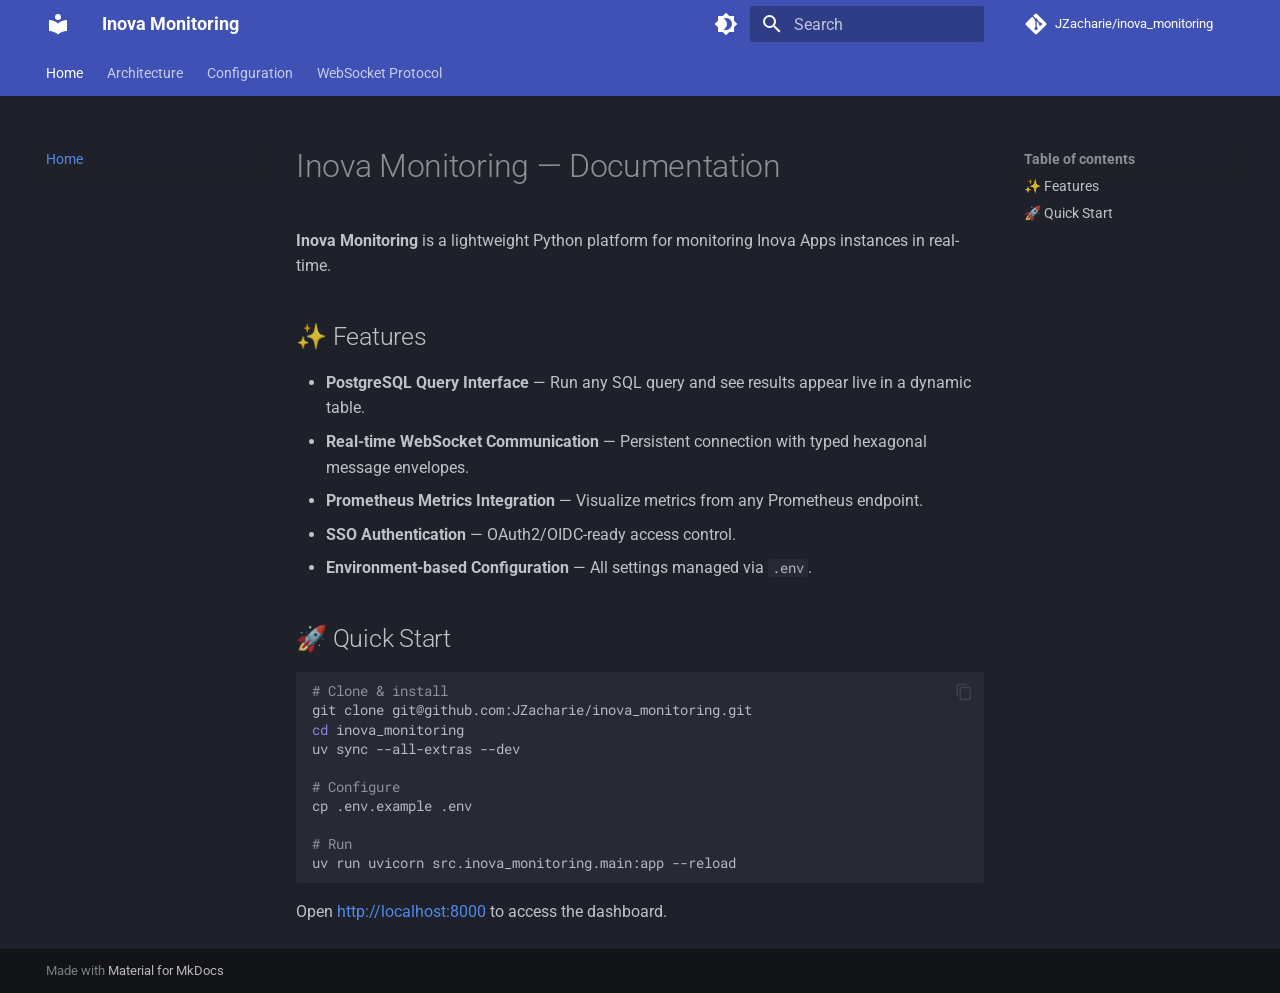
<file: index.html>
<!doctype html>
<html lang="en" class="no-js">
  <head>
    
      <meta charset="utf-8">
      <meta name="viewport" content="width=device-width,initial-scale=1">
      
        <meta name="description" content="Real-time monitoring platform for Inova Apps instances">
      
      
        <meta name="author" content="JZacharie">
      
      
        <link rel="canonical" href="https://jzacharie.github.io/inova_monitoring/">
      
      
      
        <link rel="next" href="architecture/">
      
      
      <link rel="icon" href="assets/images/favicon.png">
      <meta name="generator" content="mkdocs-1.6.1, mkdocs-material-9.5.50">
    
    
      
        <title>Inova Monitoring</title>
      
    
    
      <link rel="stylesheet" href="assets/stylesheets/main.a40c8224.min.css">
      
        
        <link rel="stylesheet" href="assets/stylesheets/palette.06af60db.min.css">
      
      


    
    
      
    
    
      
        
        
        <link rel="preconnect" href="https://fonts.gstatic.com" crossorigin>
        <link rel="stylesheet" href="https://fonts.googleapis.com/css?family=Roboto:300,300i,400,400i,700,700i%7CRoboto+Mono:400,400i,700,700i&display=fallback">
        <style>:root{--md-text-font:"Roboto";--md-code-font:"Roboto Mono"}</style>
      
    
    
    <script>__md_scope=new URL(".",location),__md_hash=e=>[...e].reduce(((e,_)=>(e<<5)-e+_.charCodeAt(0)),0),__md_get=(e,_=localStorage,t=__md_scope)=>JSON.parse(_.getItem(t.pathname+"."+e)),__md_set=(e,_,t=localStorage,a=__md_scope)=>{try{t.setItem(a.pathname+"."+e,JSON.stringify(_))}catch(e){}}</script>
    
      

    
    
    
  </head>
  
  
    
    
      
    
    
    
    
    <body dir="ltr" data-md-color-scheme="slate" data-md-color-primary="indigo" data-md-color-accent="teal">
  
    
    <input class="md-toggle" data-md-toggle="drawer" type="checkbox" id="__drawer" autocomplete="off">
    <input class="md-toggle" data-md-toggle="search" type="checkbox" id="__search" autocomplete="off">
    <label class="md-overlay" for="__drawer"></label>
    <div data-md-component="skip">
      
        
        <a href="#inova-monitoring-documentation" class="md-skip">
          Skip to content
        </a>
      
    </div>
    <div data-md-component="announce">
      
    </div>
    
    
      

<header class="md-header" data-md-component="header">
  <nav class="md-header__inner md-grid" aria-label="Header">
    <a href="." title="Inova Monitoring" class="md-header__button md-logo" aria-label="Inova Monitoring" data-md-component="logo">
      
  
  <svg xmlns="http://www.w3.org/2000/svg" viewBox="0 0 24 24"><path d="M12 8a3 3 0 0 0 3-3 3 3 0 0 0-3-3 3 3 0 0 0-3 3 3 3 0 0 0 3 3m0 3.54C9.64 9.35 6.5 8 3 8v11c3.5 0 6.64 1.35 9 3.54 2.36-2.19 5.5-3.54 9-3.54V8c-3.5 0-6.64 1.35-9 3.54"/></svg>

    </a>
    <label class="md-header__button md-icon" for="__drawer">
      
      <svg xmlns="http://www.w3.org/2000/svg" viewBox="0 0 24 24"><path d="M3 6h18v2H3zm0 5h18v2H3zm0 5h18v2H3z"/></svg>
    </label>
    <div class="md-header__title" data-md-component="header-title">
      <div class="md-header__ellipsis">
        <div class="md-header__topic">
          <span class="md-ellipsis">
            Inova Monitoring
          </span>
        </div>
        <div class="md-header__topic" data-md-component="header-topic">
          <span class="md-ellipsis">
            
              Home
            
          </span>
        </div>
      </div>
    </div>
    
      
        <form class="md-header__option" data-md-component="palette">
  
    
    
    
    <input class="md-option" data-md-color-media="" data-md-color-scheme="slate" data-md-color-primary="indigo" data-md-color-accent="teal"  aria-label="Switch to dark mode"  type="radio" name="__palette" id="__palette_0">
    
      <label class="md-header__button md-icon" title="Switch to dark mode" for="__palette_1" hidden>
        <svg xmlns="http://www.w3.org/2000/svg" viewBox="0 0 24 24"><path d="M12 18c-.89 0-1.74-.2-2.5-.55C11.56 16.5 13 14.42 13 12s-1.44-4.5-3.5-5.45C10.26 6.2 11.11 6 12 6a6 6 0 0 1 6 6 6 6 0 0 1-6 6m8-9.31V4h-4.69L12 .69 8.69 4H4v4.69L.69 12 4 15.31V20h4.69L12 23.31 15.31 20H20v-4.69L23.31 12z"/></svg>
      </label>
    
  
    
    
    
    <input class="md-option" data-md-color-media="" data-md-color-scheme="default" data-md-color-primary="indigo" data-md-color-accent="teal"  aria-label="Switch to light mode"  type="radio" name="__palette" id="__palette_1">
    
      <label class="md-header__button md-icon" title="Switch to light mode" for="__palette_0" hidden>
        <svg xmlns="http://www.w3.org/2000/svg" viewBox="0 0 24 24"><path d="M12 8a4 4 0 0 0-4 4 4 4 0 0 0 4 4 4 4 0 0 0 4-4 4 4 0 0 0-4-4m0 10a6 6 0 0 1-6-6 6 6 0 0 1 6-6 6 6 0 0 1 6 6 6 6 0 0 1-6 6m8-9.31V4h-4.69L12 .69 8.69 4H4v4.69L.69 12 4 15.31V20h4.69L12 23.31 15.31 20H20v-4.69L23.31 12z"/></svg>
      </label>
    
  
</form>
      
    
    
      <script>var palette=__md_get("__palette");if(palette&&palette.color){if("(prefers-color-scheme)"===palette.color.media){var media=matchMedia("(prefers-color-scheme: light)"),input=document.querySelector(media.matches?"[data-md-color-media='(prefers-color-scheme: light)']":"[data-md-color-media='(prefers-color-scheme: dark)']");palette.color.media=input.getAttribute("data-md-color-media"),palette.color.scheme=input.getAttribute("data-md-color-scheme"),palette.color.primary=input.getAttribute("data-md-color-primary"),palette.color.accent=input.getAttribute("data-md-color-accent")}for(var[key,value]of Object.entries(palette.color))document.body.setAttribute("data-md-color-"+key,value)}</script>
    
    
    
      <label class="md-header__button md-icon" for="__search">
        
        <svg xmlns="http://www.w3.org/2000/svg" viewBox="0 0 24 24"><path d="M9.5 3A6.5 6.5 0 0 1 16 9.5c0 1.61-.59 3.09-1.56 4.23l.27.27h.79l5 5-1.5 1.5-5-5v-.79l-.27-.27A6.52 6.52 0 0 1 9.5 16 6.5 6.5 0 0 1 3 9.5 6.5 6.5 0 0 1 9.5 3m0 2C7 5 5 7 5 9.5S7 14 9.5 14 14 12 14 9.5 12 5 9.5 5"/></svg>
      </label>
      <div class="md-search" data-md-component="search" role="dialog">
  <label class="md-search__overlay" for="__search"></label>
  <div class="md-search__inner" role="search">
    <form class="md-search__form" name="search">
      <input type="text" class="md-search__input" name="query" aria-label="Search" placeholder="Search" autocapitalize="off" autocorrect="off" autocomplete="off" spellcheck="false" data-md-component="search-query" required>
      <label class="md-search__icon md-icon" for="__search">
        
        <svg xmlns="http://www.w3.org/2000/svg" viewBox="0 0 24 24"><path d="M9.5 3A6.5 6.5 0 0 1 16 9.5c0 1.61-.59 3.09-1.56 4.23l.27.27h.79l5 5-1.5 1.5-5-5v-.79l-.27-.27A6.52 6.52 0 0 1 9.5 16 6.5 6.5 0 0 1 3 9.5 6.5 6.5 0 0 1 9.5 3m0 2C7 5 5 7 5 9.5S7 14 9.5 14 14 12 14 9.5 12 5 9.5 5"/></svg>
        
        <svg xmlns="http://www.w3.org/2000/svg" viewBox="0 0 24 24"><path d="M20 11v2H8l5.5 5.5-1.42 1.42L4.16 12l7.92-7.92L13.5 5.5 8 11z"/></svg>
      </label>
      <nav class="md-search__options" aria-label="Search">
        
        <button type="reset" class="md-search__icon md-icon" title="Clear" aria-label="Clear" tabindex="-1">
          
          <svg xmlns="http://www.w3.org/2000/svg" viewBox="0 0 24 24"><path d="M19 6.41 17.59 5 12 10.59 6.41 5 5 6.41 10.59 12 5 17.59 6.41 19 12 13.41 17.59 19 19 17.59 13.41 12z"/></svg>
        </button>
      </nav>
      
    </form>
    <div class="md-search__output">
      <div class="md-search__scrollwrap" tabindex="0" data-md-scrollfix>
        <div class="md-search-result" data-md-component="search-result">
          <div class="md-search-result__meta">
            Initializing search
          </div>
          <ol class="md-search-result__list" role="presentation"></ol>
        </div>
      </div>
    </div>
  </div>
</div>
    
    
      <div class="md-header__source">
        <a href="https://github.com/JZacharie/inova_monitoring" title="Go to repository" class="md-source" data-md-component="source">
  <div class="md-source__icon md-icon">
    
    <svg xmlns="http://www.w3.org/2000/svg" viewBox="0 0 448 512"><!--! Font Awesome Free 6.7.2 by @fontawesome - https://fontawesome.com License - https://fontawesome.com/license/free (Icons: CC BY 4.0, Fonts: SIL OFL 1.1, Code: MIT License) Copyright 2024 Fonticons, Inc.--><path d="M439.55 236.05 244 40.45a28.87 28.87 0 0 0-40.81 0l-40.66 40.63 51.52 51.52c27.06-9.14 52.68 16.77 43.39 43.68l49.66 49.66c34.23-11.8 61.18 31 35.47 56.69-26.49 26.49-70.21-2.87-56-37.34L240.22 199v121.85c25.3 12.54 22.26 41.85 9.08 55a34.34 34.34 0 0 1-48.55 0c-17.57-17.6-11.07-46.91 11.25-56v-123c-20.8-8.51-24.6-30.74-18.64-45L142.57 101 8.45 235.14a28.86 28.86 0 0 0 0 40.81l195.61 195.6a28.86 28.86 0 0 0 40.8 0l194.69-194.69a28.86 28.86 0 0 0 0-40.81"/></svg>
  </div>
  <div class="md-source__repository">
    JZacharie/inova_monitoring
  </div>
</a>
      </div>
    
  </nav>
  
</header>
    
    <div class="md-container" data-md-component="container">
      
      
        
          
            
<nav class="md-tabs" aria-label="Tabs" data-md-component="tabs">
  <div class="md-grid">
    <ul class="md-tabs__list">
      
        
  
  
    
  
  
    <li class="md-tabs__item md-tabs__item--active">
      <a href="." class="md-tabs__link">
        
  
    
  
  Home

      </a>
    </li>
  

      
        
  
  
  
    <li class="md-tabs__item">
      <a href="architecture/" class="md-tabs__link">
        
  
    
  
  Architecture

      </a>
    </li>
  

      
        
  
  
  
    <li class="md-tabs__item">
      <a href="configuration/" class="md-tabs__link">
        
  
    
  
  Configuration

      </a>
    </li>
  

      
        
  
  
  
    <li class="md-tabs__item">
      <a href="websocket/" class="md-tabs__link">
        
  
    
  
  WebSocket Protocol

      </a>
    </li>
  

      
    </ul>
  </div>
</nav>
          
        
      
      <main class="md-main" data-md-component="main">
        <div class="md-main__inner md-grid">
          
            
              
              <div class="md-sidebar md-sidebar--primary" data-md-component="sidebar" data-md-type="navigation" >
                <div class="md-sidebar__scrollwrap">
                  <div class="md-sidebar__inner">
                    


  


<nav class="md-nav md-nav--primary md-nav--lifted" aria-label="Navigation" data-md-level="0">
  <label class="md-nav__title" for="__drawer">
    <a href="." title="Inova Monitoring" class="md-nav__button md-logo" aria-label="Inova Monitoring" data-md-component="logo">
      
  
  <svg xmlns="http://www.w3.org/2000/svg" viewBox="0 0 24 24"><path d="M12 8a3 3 0 0 0 3-3 3 3 0 0 0-3-3 3 3 0 0 0-3 3 3 3 0 0 0 3 3m0 3.54C9.64 9.35 6.5 8 3 8v11c3.5 0 6.64 1.35 9 3.54 2.36-2.19 5.5-3.54 9-3.54V8c-3.5 0-6.64 1.35-9 3.54"/></svg>

    </a>
    Inova Monitoring
  </label>
  
    <div class="md-nav__source">
      <a href="https://github.com/JZacharie/inova_monitoring" title="Go to repository" class="md-source" data-md-component="source">
  <div class="md-source__icon md-icon">
    
    <svg xmlns="http://www.w3.org/2000/svg" viewBox="0 0 448 512"><!--! Font Awesome Free 6.7.2 by @fontawesome - https://fontawesome.com License - https://fontawesome.com/license/free (Icons: CC BY 4.0, Fonts: SIL OFL 1.1, Code: MIT License) Copyright 2024 Fonticons, Inc.--><path d="M439.55 236.05 244 40.45a28.87 28.87 0 0 0-40.81 0l-40.66 40.63 51.52 51.52c27.06-9.14 52.68 16.77 43.39 43.68l49.66 49.66c34.23-11.8 61.18 31 35.47 56.69-26.49 26.49-70.21-2.87-56-37.34L240.22 199v121.85c25.3 12.54 22.26 41.85 9.08 55a34.34 34.34 0 0 1-48.55 0c-17.57-17.6-11.07-46.91 11.25-56v-123c-20.8-8.51-24.6-30.74-18.64-45L142.57 101 8.45 235.14a28.86 28.86 0 0 0 0 40.81l195.61 195.6a28.86 28.86 0 0 0 40.8 0l194.69-194.69a28.86 28.86 0 0 0 0-40.81"/></svg>
  </div>
  <div class="md-source__repository">
    JZacharie/inova_monitoring
  </div>
</a>
    </div>
  
  <ul class="md-nav__list" data-md-scrollfix>
    
      
      
  
  
    
  
  
  
    <li class="md-nav__item md-nav__item--active">
      
      <input class="md-nav__toggle md-toggle" type="checkbox" id="__toc">
      
      
        
      
      
        <label class="md-nav__link md-nav__link--active" for="__toc">
          
  
  <span class="md-ellipsis">
    Home
  </span>
  

          <span class="md-nav__icon md-icon"></span>
        </label>
      
      <a href="." class="md-nav__link md-nav__link--active">
        
  
  <span class="md-ellipsis">
    Home
  </span>
  

      </a>
      
        

<nav class="md-nav md-nav--secondary" aria-label="Table of contents">
  
  
  
    
  
  
    <label class="md-nav__title" for="__toc">
      <span class="md-nav__icon md-icon"></span>
      Table of contents
    </label>
    <ul class="md-nav__list" data-md-component="toc" data-md-scrollfix>
      
        <li class="md-nav__item">
  <a href="#features" class="md-nav__link">
    <span class="md-ellipsis">
      ✨ Features
    </span>
  </a>
  
</li>
      
        <li class="md-nav__item">
  <a href="#quick-start" class="md-nav__link">
    <span class="md-ellipsis">
      🚀 Quick Start
    </span>
  </a>
  
</li>
      
    </ul>
  
</nav>
      
    </li>
  

    
      
      
  
  
  
  
    <li class="md-nav__item">
      <a href="architecture/" class="md-nav__link">
        
  
  <span class="md-ellipsis">
    Architecture
  </span>
  

      </a>
    </li>
  

    
      
      
  
  
  
  
    <li class="md-nav__item">
      <a href="configuration/" class="md-nav__link">
        
  
  <span class="md-ellipsis">
    Configuration
  </span>
  

      </a>
    </li>
  

    
      
      
  
  
  
  
    <li class="md-nav__item">
      <a href="websocket/" class="md-nav__link">
        
  
  <span class="md-ellipsis">
    WebSocket Protocol
  </span>
  

      </a>
    </li>
  

    
  </ul>
</nav>
                  </div>
                </div>
              </div>
            
            
              
              <div class="md-sidebar md-sidebar--secondary" data-md-component="sidebar" data-md-type="toc" >
                <div class="md-sidebar__scrollwrap">
                  <div class="md-sidebar__inner">
                    

<nav class="md-nav md-nav--secondary" aria-label="Table of contents">
  
  
  
    
  
  
    <label class="md-nav__title" for="__toc">
      <span class="md-nav__icon md-icon"></span>
      Table of contents
    </label>
    <ul class="md-nav__list" data-md-component="toc" data-md-scrollfix>
      
        <li class="md-nav__item">
  <a href="#features" class="md-nav__link">
    <span class="md-ellipsis">
      ✨ Features
    </span>
  </a>
  
</li>
      
        <li class="md-nav__item">
  <a href="#quick-start" class="md-nav__link">
    <span class="md-ellipsis">
      🚀 Quick Start
    </span>
  </a>
  
</li>
      
    </ul>
  
</nav>
                  </div>
                </div>
              </div>
            
          
          
            <div class="md-content" data-md-component="content">
              <article class="md-content__inner md-typeset">
                
                  

  
  


<h1 id="inova-monitoring-documentation">Inova Monitoring — Documentation<a class="headerlink" href="#inova-monitoring-documentation" title="Permanent link">&para;</a></h1>
<p><strong>Inova Monitoring</strong> is a lightweight Python platform for monitoring Inova Apps instances in real-time.</p>
<h2 id="features">✨ Features<a class="headerlink" href="#features" title="Permanent link">&para;</a></h2>
<ul>
<li><strong>PostgreSQL Query Interface</strong> — Run any SQL query and see results appear live in a dynamic table.</li>
<li><strong>Real-time WebSocket Communication</strong> — Persistent connection with typed hexagonal message envelopes.</li>
<li><strong>Prometheus Metrics Integration</strong> — Visualize metrics from any Prometheus endpoint.</li>
<li><strong>SSO Authentication</strong> — OAuth2/OIDC-ready access control.</li>
<li><strong>Environment-based Configuration</strong> — All settings managed via <code>.env</code>.</li>
</ul>
<h2 id="quick-start">🚀 Quick Start<a class="headerlink" href="#quick-start" title="Permanent link">&para;</a></h2>
<div class="highlight"><pre><span></span><code><span class="c1"># Clone &amp; install</span>
git<span class="w"> </span>clone<span class="w"> </span>git@github.com:JZacharie/inova_monitoring.git
<span class="nb">cd</span><span class="w"> </span>inova_monitoring
uv<span class="w"> </span>sync<span class="w"> </span>--all-extras<span class="w"> </span>--dev

<span class="c1"># Configure</span>
cp<span class="w"> </span>.env.example<span class="w"> </span>.env

<span class="c1"># Run</span>
uv<span class="w"> </span>run<span class="w"> </span>uvicorn<span class="w"> </span>src.inova_monitoring.main:app<span class="w"> </span>--reload
</code></pre></div>
<p>Open <a href="http://localhost:8000">http://localhost:8000</a> to access the dashboard.</p>












                
              </article>
            </div>
          
          
<script>var target=document.getElementById(location.hash.slice(1));target&&target.name&&(target.checked=target.name.startsWith("__tabbed_"))</script>
        </div>
        
          <button type="button" class="md-top md-icon" data-md-component="top" hidden>
  
  <svg xmlns="http://www.w3.org/2000/svg" viewBox="0 0 24 24"><path d="M13 20h-2V8l-5.5 5.5-1.42-1.42L12 4.16l7.92 7.92-1.42 1.42L13 8z"/></svg>
  Back to top
</button>
        
      </main>
      
        <footer class="md-footer">
  
  <div class="md-footer-meta md-typeset">
    <div class="md-footer-meta__inner md-grid">
      <div class="md-copyright">
  
  
    Made with
    <a href="https://squidfunk.github.io/mkdocs-material/" target="_blank" rel="noopener">
      Material for MkDocs
    </a>
  
</div>
      
    </div>
  </div>
</footer>
      
    </div>
    <div class="md-dialog" data-md-component="dialog">
      <div class="md-dialog__inner md-typeset"></div>
    </div>
    
    
    <script id="__config" type="application/json">{"base": ".", "features": ["navigation.tabs", "navigation.sections", "navigation.top", "search.highlight", "content.code.copy"], "search": "assets/javascripts/workers/search.f8cc74c7.min.js", "translations": {"clipboard.copied": "Copied to clipboard", "clipboard.copy": "Copy to clipboard", "search.result.more.one": "1 more on this page", "search.result.more.other": "# more on this page", "search.result.none": "No matching documents", "search.result.one": "1 matching document", "search.result.other": "# matching documents", "search.result.placeholder": "Type to start searching", "search.result.term.missing": "Missing", "select.version": "Select version"}}</script>
    
    
      <script src="assets/javascripts/bundle.60a45f97.min.js"></script>
      
    
  </body>
</html>
</file>
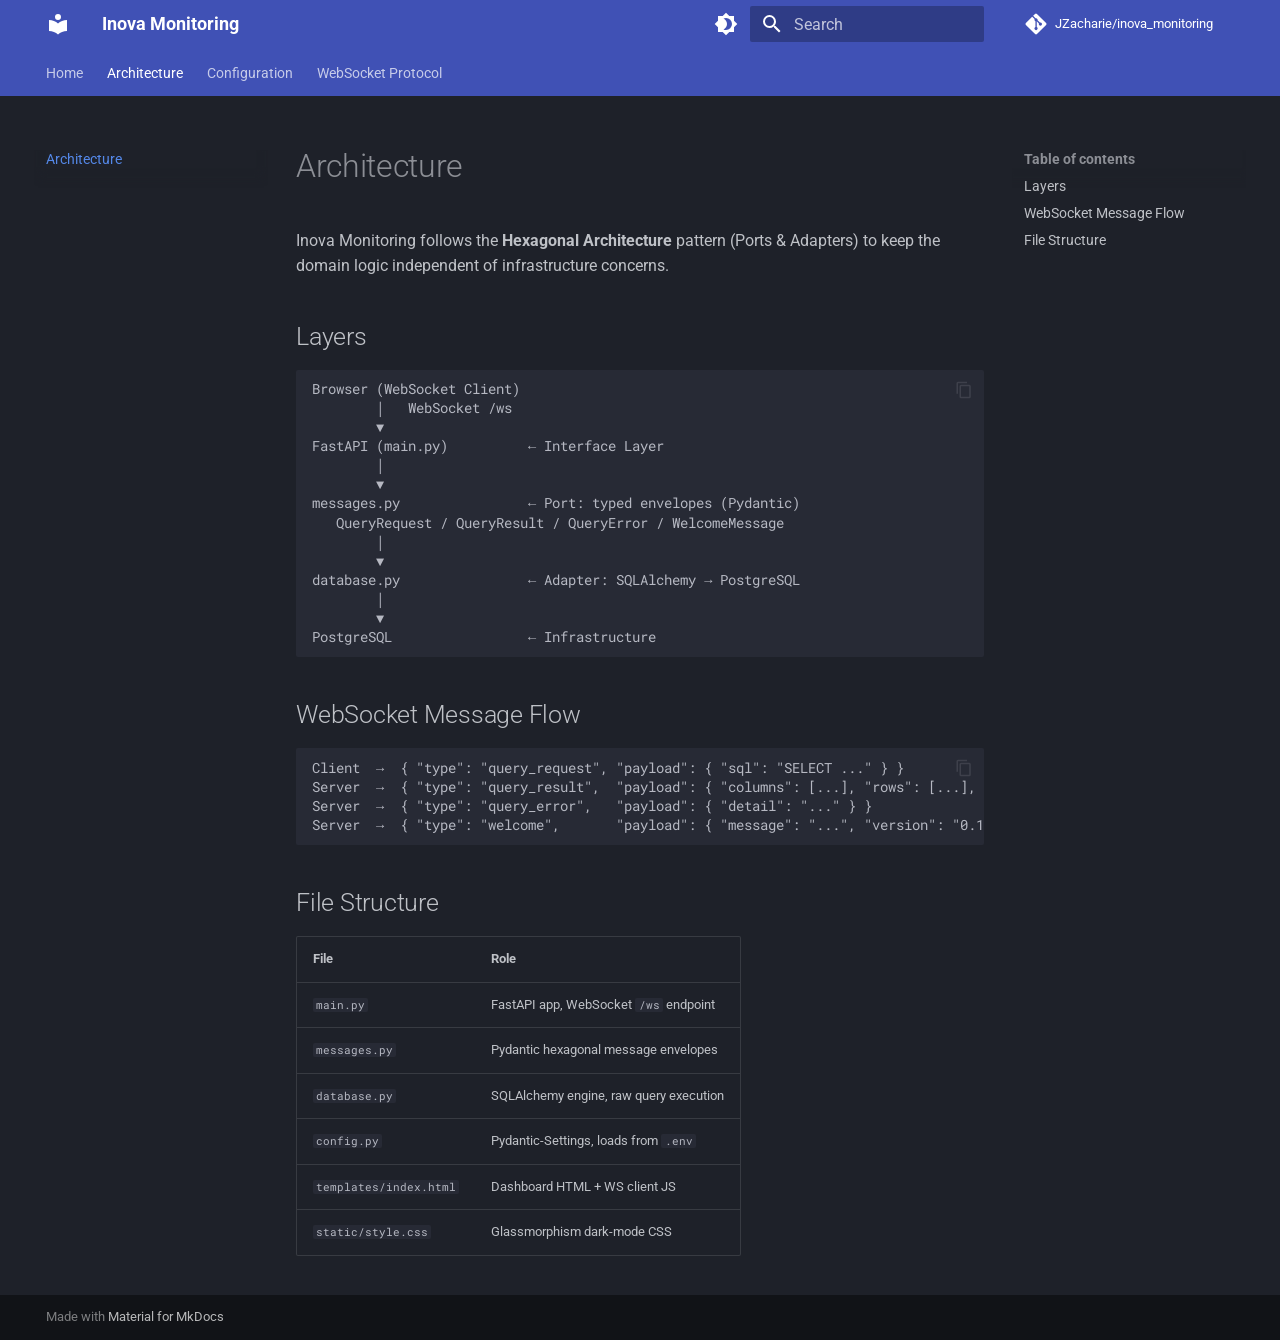
<file: architecture/index.html>
<!doctype html>
<html lang="en" class="no-js">
  <head>
    
      <meta charset="utf-8">
      <meta name="viewport" content="width=device-width,initial-scale=1">
      
        <meta name="description" content="Real-time monitoring platform for Inova Apps instances">
      
      
        <meta name="author" content="JZacharie">
      
      
        <link rel="canonical" href="https://jzacharie.github.io/inova_monitoring/architecture/">
      
      
        <link rel="prev" href="..">
      
      
        <link rel="next" href="../configuration/">
      
      
      <link rel="icon" href="../assets/images/favicon.png">
      <meta name="generator" content="mkdocs-1.6.1, mkdocs-material-9.5.50">
    
    
      
        <title>Architecture - Inova Monitoring</title>
      
    
    
      <link rel="stylesheet" href="../assets/stylesheets/main.a40c8224.min.css">
      
        
        <link rel="stylesheet" href="../assets/stylesheets/palette.06af60db.min.css">
      
      


    
    
      
    
    
      
        
        
        <link rel="preconnect" href="https://fonts.gstatic.com" crossorigin>
        <link rel="stylesheet" href="https://fonts.googleapis.com/css?family=Roboto:300,300i,400,400i,700,700i%7CRoboto+Mono:400,400i,700,700i&display=fallback">
        <style>:root{--md-text-font:"Roboto";--md-code-font:"Roboto Mono"}</style>
      
    
    
    <script>__md_scope=new URL("..",location),__md_hash=e=>[...e].reduce(((e,_)=>(e<<5)-e+_.charCodeAt(0)),0),__md_get=(e,_=localStorage,t=__md_scope)=>JSON.parse(_.getItem(t.pathname+"."+e)),__md_set=(e,_,t=localStorage,a=__md_scope)=>{try{t.setItem(a.pathname+"."+e,JSON.stringify(_))}catch(e){}}</script>
    
      

    
    
    
  </head>
  
  
    
    
      
    
    
    
    
    <body dir="ltr" data-md-color-scheme="slate" data-md-color-primary="indigo" data-md-color-accent="teal">
  
    
    <input class="md-toggle" data-md-toggle="drawer" type="checkbox" id="__drawer" autocomplete="off">
    <input class="md-toggle" data-md-toggle="search" type="checkbox" id="__search" autocomplete="off">
    <label class="md-overlay" for="__drawer"></label>
    <div data-md-component="skip">
      
        
        <a href="#architecture" class="md-skip">
          Skip to content
        </a>
      
    </div>
    <div data-md-component="announce">
      
    </div>
    
    
      

<header class="md-header" data-md-component="header">
  <nav class="md-header__inner md-grid" aria-label="Header">
    <a href=".." title="Inova Monitoring" class="md-header__button md-logo" aria-label="Inova Monitoring" data-md-component="logo">
      
  
  <svg xmlns="http://www.w3.org/2000/svg" viewBox="0 0 24 24"><path d="M12 8a3 3 0 0 0 3-3 3 3 0 0 0-3-3 3 3 0 0 0-3 3 3 3 0 0 0 3 3m0 3.54C9.64 9.35 6.5 8 3 8v11c3.5 0 6.64 1.35 9 3.54 2.36-2.19 5.5-3.54 9-3.54V8c-3.5 0-6.64 1.35-9 3.54"/></svg>

    </a>
    <label class="md-header__button md-icon" for="__drawer">
      
      <svg xmlns="http://www.w3.org/2000/svg" viewBox="0 0 24 24"><path d="M3 6h18v2H3zm0 5h18v2H3zm0 5h18v2H3z"/></svg>
    </label>
    <div class="md-header__title" data-md-component="header-title">
      <div class="md-header__ellipsis">
        <div class="md-header__topic">
          <span class="md-ellipsis">
            Inova Monitoring
          </span>
        </div>
        <div class="md-header__topic" data-md-component="header-topic">
          <span class="md-ellipsis">
            
              Architecture
            
          </span>
        </div>
      </div>
    </div>
    
      
        <form class="md-header__option" data-md-component="palette">
  
    
    
    
    <input class="md-option" data-md-color-media="" data-md-color-scheme="slate" data-md-color-primary="indigo" data-md-color-accent="teal"  aria-label="Switch to dark mode"  type="radio" name="__palette" id="__palette_0">
    
      <label class="md-header__button md-icon" title="Switch to dark mode" for="__palette_1" hidden>
        <svg xmlns="http://www.w3.org/2000/svg" viewBox="0 0 24 24"><path d="M12 18c-.89 0-1.74-.2-2.5-.55C11.56 16.5 13 14.42 13 12s-1.44-4.5-3.5-5.45C10.26 6.2 11.11 6 12 6a6 6 0 0 1 6 6 6 6 0 0 1-6 6m8-9.31V4h-4.69L12 .69 8.69 4H4v4.69L.69 12 4 15.31V20h4.69L12 23.31 15.31 20H20v-4.69L23.31 12z"/></svg>
      </label>
    
  
    
    
    
    <input class="md-option" data-md-color-media="" data-md-color-scheme="default" data-md-color-primary="indigo" data-md-color-accent="teal"  aria-label="Switch to light mode"  type="radio" name="__palette" id="__palette_1">
    
      <label class="md-header__button md-icon" title="Switch to light mode" for="__palette_0" hidden>
        <svg xmlns="http://www.w3.org/2000/svg" viewBox="0 0 24 24"><path d="M12 8a4 4 0 0 0-4 4 4 4 0 0 0 4 4 4 4 0 0 0 4-4 4 4 0 0 0-4-4m0 10a6 6 0 0 1-6-6 6 6 0 0 1 6-6 6 6 0 0 1 6 6 6 6 0 0 1-6 6m8-9.31V4h-4.69L12 .69 8.69 4H4v4.69L.69 12 4 15.31V20h4.69L12 23.31 15.31 20H20v-4.69L23.31 12z"/></svg>
      </label>
    
  
</form>
      
    
    
      <script>var palette=__md_get("__palette");if(palette&&palette.color){if("(prefers-color-scheme)"===palette.color.media){var media=matchMedia("(prefers-color-scheme: light)"),input=document.querySelector(media.matches?"[data-md-color-media='(prefers-color-scheme: light)']":"[data-md-color-media='(prefers-color-scheme: dark)']");palette.color.media=input.getAttribute("data-md-color-media"),palette.color.scheme=input.getAttribute("data-md-color-scheme"),palette.color.primary=input.getAttribute("data-md-color-primary"),palette.color.accent=input.getAttribute("data-md-color-accent")}for(var[key,value]of Object.entries(palette.color))document.body.setAttribute("data-md-color-"+key,value)}</script>
    
    
    
      <label class="md-header__button md-icon" for="__search">
        
        <svg xmlns="http://www.w3.org/2000/svg" viewBox="0 0 24 24"><path d="M9.5 3A6.5 6.5 0 0 1 16 9.5c0 1.61-.59 3.09-1.56 4.23l.27.27h.79l5 5-1.5 1.5-5-5v-.79l-.27-.27A6.52 6.52 0 0 1 9.5 16 6.5 6.5 0 0 1 3 9.5 6.5 6.5 0 0 1 9.5 3m0 2C7 5 5 7 5 9.5S7 14 9.5 14 14 12 14 9.5 12 5 9.5 5"/></svg>
      </label>
      <div class="md-search" data-md-component="search" role="dialog">
  <label class="md-search__overlay" for="__search"></label>
  <div class="md-search__inner" role="search">
    <form class="md-search__form" name="search">
      <input type="text" class="md-search__input" name="query" aria-label="Search" placeholder="Search" autocapitalize="off" autocorrect="off" autocomplete="off" spellcheck="false" data-md-component="search-query" required>
      <label class="md-search__icon md-icon" for="__search">
        
        <svg xmlns="http://www.w3.org/2000/svg" viewBox="0 0 24 24"><path d="M9.5 3A6.5 6.5 0 0 1 16 9.5c0 1.61-.59 3.09-1.56 4.23l.27.27h.79l5 5-1.5 1.5-5-5v-.79l-.27-.27A6.52 6.52 0 0 1 9.5 16 6.5 6.5 0 0 1 3 9.5 6.5 6.5 0 0 1 9.5 3m0 2C7 5 5 7 5 9.5S7 14 9.5 14 14 12 14 9.5 12 5 9.5 5"/></svg>
        
        <svg xmlns="http://www.w3.org/2000/svg" viewBox="0 0 24 24"><path d="M20 11v2H8l5.5 5.5-1.42 1.42L4.16 12l7.92-7.92L13.5 5.5 8 11z"/></svg>
      </label>
      <nav class="md-search__options" aria-label="Search">
        
        <button type="reset" class="md-search__icon md-icon" title="Clear" aria-label="Clear" tabindex="-1">
          
          <svg xmlns="http://www.w3.org/2000/svg" viewBox="0 0 24 24"><path d="M19 6.41 17.59 5 12 10.59 6.41 5 5 6.41 10.59 12 5 17.59 6.41 19 12 13.41 17.59 19 19 17.59 13.41 12z"/></svg>
        </button>
      </nav>
      
    </form>
    <div class="md-search__output">
      <div class="md-search__scrollwrap" tabindex="0" data-md-scrollfix>
        <div class="md-search-result" data-md-component="search-result">
          <div class="md-search-result__meta">
            Initializing search
          </div>
          <ol class="md-search-result__list" role="presentation"></ol>
        </div>
      </div>
    </div>
  </div>
</div>
    
    
      <div class="md-header__source">
        <a href="https://github.com/JZacharie/inova_monitoring" title="Go to repository" class="md-source" data-md-component="source">
  <div class="md-source__icon md-icon">
    
    <svg xmlns="http://www.w3.org/2000/svg" viewBox="0 0 448 512"><!--! Font Awesome Free 6.7.2 by @fontawesome - https://fontawesome.com License - https://fontawesome.com/license/free (Icons: CC BY 4.0, Fonts: SIL OFL 1.1, Code: MIT License) Copyright 2024 Fonticons, Inc.--><path d="M439.55 236.05 244 40.45a28.87 28.87 0 0 0-40.81 0l-40.66 40.63 51.52 51.52c27.06-9.14 52.68 16.77 43.39 43.68l49.66 49.66c34.23-11.8 61.18 31 35.47 56.69-26.49 26.49-70.21-2.87-56-37.34L240.22 199v121.85c25.3 12.54 22.26 41.85 9.08 55a34.34 34.34 0 0 1-48.55 0c-17.57-17.6-11.07-46.91 11.25-56v-123c-20.8-8.51-24.6-30.74-18.64-45L142.57 101 8.45 235.14a28.86 28.86 0 0 0 0 40.81l195.61 195.6a28.86 28.86 0 0 0 40.8 0l194.69-194.69a28.86 28.86 0 0 0 0-40.81"/></svg>
  </div>
  <div class="md-source__repository">
    JZacharie/inova_monitoring
  </div>
</a>
      </div>
    
  </nav>
  
</header>
    
    <div class="md-container" data-md-component="container">
      
      
        
          
            
<nav class="md-tabs" aria-label="Tabs" data-md-component="tabs">
  <div class="md-grid">
    <ul class="md-tabs__list">
      
        
  
  
  
    <li class="md-tabs__item">
      <a href=".." class="md-tabs__link">
        
  
    
  
  Home

      </a>
    </li>
  

      
        
  
  
    
  
  
    <li class="md-tabs__item md-tabs__item--active">
      <a href="./" class="md-tabs__link">
        
  
    
  
  Architecture

      </a>
    </li>
  

      
        
  
  
  
    <li class="md-tabs__item">
      <a href="../configuration/" class="md-tabs__link">
        
  
    
  
  Configuration

      </a>
    </li>
  

      
        
  
  
  
    <li class="md-tabs__item">
      <a href="../websocket/" class="md-tabs__link">
        
  
    
  
  WebSocket Protocol

      </a>
    </li>
  

      
    </ul>
  </div>
</nav>
          
        
      
      <main class="md-main" data-md-component="main">
        <div class="md-main__inner md-grid">
          
            
              
              <div class="md-sidebar md-sidebar--primary" data-md-component="sidebar" data-md-type="navigation" >
                <div class="md-sidebar__scrollwrap">
                  <div class="md-sidebar__inner">
                    


  


<nav class="md-nav md-nav--primary md-nav--lifted" aria-label="Navigation" data-md-level="0">
  <label class="md-nav__title" for="__drawer">
    <a href=".." title="Inova Monitoring" class="md-nav__button md-logo" aria-label="Inova Monitoring" data-md-component="logo">
      
  
  <svg xmlns="http://www.w3.org/2000/svg" viewBox="0 0 24 24"><path d="M12 8a3 3 0 0 0 3-3 3 3 0 0 0-3-3 3 3 0 0 0-3 3 3 3 0 0 0 3 3m0 3.54C9.64 9.35 6.5 8 3 8v11c3.5 0 6.64 1.35 9 3.54 2.36-2.19 5.5-3.54 9-3.54V8c-3.5 0-6.64 1.35-9 3.54"/></svg>

    </a>
    Inova Monitoring
  </label>
  
    <div class="md-nav__source">
      <a href="https://github.com/JZacharie/inova_monitoring" title="Go to repository" class="md-source" data-md-component="source">
  <div class="md-source__icon md-icon">
    
    <svg xmlns="http://www.w3.org/2000/svg" viewBox="0 0 448 512"><!--! Font Awesome Free 6.7.2 by @fontawesome - https://fontawesome.com License - https://fontawesome.com/license/free (Icons: CC BY 4.0, Fonts: SIL OFL 1.1, Code: MIT License) Copyright 2024 Fonticons, Inc.--><path d="M439.55 236.05 244 40.45a28.87 28.87 0 0 0-40.81 0l-40.66 40.63 51.52 51.52c27.06-9.14 52.68 16.77 43.39 43.68l49.66 49.66c34.23-11.8 61.18 31 35.47 56.69-26.49 26.49-70.21-2.87-56-37.34L240.22 199v121.85c25.3 12.54 22.26 41.85 9.08 55a34.34 34.34 0 0 1-48.55 0c-17.57-17.6-11.07-46.91 11.25-56v-123c-20.8-8.51-24.6-30.74-18.64-45L142.57 101 8.45 235.14a28.86 28.86 0 0 0 0 40.81l195.61 195.6a28.86 28.86 0 0 0 40.8 0l194.69-194.69a28.86 28.86 0 0 0 0-40.81"/></svg>
  </div>
  <div class="md-source__repository">
    JZacharie/inova_monitoring
  </div>
</a>
    </div>
  
  <ul class="md-nav__list" data-md-scrollfix>
    
      
      
  
  
  
  
    <li class="md-nav__item">
      <a href=".." class="md-nav__link">
        
  
  <span class="md-ellipsis">
    Home
  </span>
  

      </a>
    </li>
  

    
      
      
  
  
    
  
  
  
    <li class="md-nav__item md-nav__item--active">
      
      <input class="md-nav__toggle md-toggle" type="checkbox" id="__toc">
      
      
        
      
      
        <label class="md-nav__link md-nav__link--active" for="__toc">
          
  
  <span class="md-ellipsis">
    Architecture
  </span>
  

          <span class="md-nav__icon md-icon"></span>
        </label>
      
      <a href="./" class="md-nav__link md-nav__link--active">
        
  
  <span class="md-ellipsis">
    Architecture
  </span>
  

      </a>
      
        

<nav class="md-nav md-nav--secondary" aria-label="Table of contents">
  
  
  
    
  
  
    <label class="md-nav__title" for="__toc">
      <span class="md-nav__icon md-icon"></span>
      Table of contents
    </label>
    <ul class="md-nav__list" data-md-component="toc" data-md-scrollfix>
      
        <li class="md-nav__item">
  <a href="#layers" class="md-nav__link">
    <span class="md-ellipsis">
      Layers
    </span>
  </a>
  
</li>
      
        <li class="md-nav__item">
  <a href="#websocket-message-flow" class="md-nav__link">
    <span class="md-ellipsis">
      WebSocket Message Flow
    </span>
  </a>
  
</li>
      
        <li class="md-nav__item">
  <a href="#file-structure" class="md-nav__link">
    <span class="md-ellipsis">
      File Structure
    </span>
  </a>
  
</li>
      
    </ul>
  
</nav>
      
    </li>
  

    
      
      
  
  
  
  
    <li class="md-nav__item">
      <a href="../configuration/" class="md-nav__link">
        
  
  <span class="md-ellipsis">
    Configuration
  </span>
  

      </a>
    </li>
  

    
      
      
  
  
  
  
    <li class="md-nav__item">
      <a href="../websocket/" class="md-nav__link">
        
  
  <span class="md-ellipsis">
    WebSocket Protocol
  </span>
  

      </a>
    </li>
  

    
  </ul>
</nav>
                  </div>
                </div>
              </div>
            
            
              
              <div class="md-sidebar md-sidebar--secondary" data-md-component="sidebar" data-md-type="toc" >
                <div class="md-sidebar__scrollwrap">
                  <div class="md-sidebar__inner">
                    

<nav class="md-nav md-nav--secondary" aria-label="Table of contents">
  
  
  
    
  
  
    <label class="md-nav__title" for="__toc">
      <span class="md-nav__icon md-icon"></span>
      Table of contents
    </label>
    <ul class="md-nav__list" data-md-component="toc" data-md-scrollfix>
      
        <li class="md-nav__item">
  <a href="#layers" class="md-nav__link">
    <span class="md-ellipsis">
      Layers
    </span>
  </a>
  
</li>
      
        <li class="md-nav__item">
  <a href="#websocket-message-flow" class="md-nav__link">
    <span class="md-ellipsis">
      WebSocket Message Flow
    </span>
  </a>
  
</li>
      
        <li class="md-nav__item">
  <a href="#file-structure" class="md-nav__link">
    <span class="md-ellipsis">
      File Structure
    </span>
  </a>
  
</li>
      
    </ul>
  
</nav>
                  </div>
                </div>
              </div>
            
          
          
            <div class="md-content" data-md-component="content">
              <article class="md-content__inner md-typeset">
                
                  

  
  


<h1 id="architecture">Architecture<a class="headerlink" href="#architecture" title="Permanent link">&para;</a></h1>
<p>Inova Monitoring follows the <strong>Hexagonal Architecture</strong> pattern (Ports &amp; Adapters) to keep the domain logic independent of infrastructure concerns.</p>
<h2 id="layers">Layers<a class="headerlink" href="#layers" title="Permanent link">&para;</a></h2>
<div class="highlight"><pre><span></span><code>Browser (WebSocket Client)
        │   WebSocket /ws
        ▼
FastAPI (main.py)          ← Interface Layer
        │
        ▼
messages.py                ← Port: typed envelopes (Pydantic)
   QueryRequest / QueryResult / QueryError / WelcomeMessage
        │
        ▼
database.py                ← Adapter: SQLAlchemy → PostgreSQL
        │
        ▼
PostgreSQL                 ← Infrastructure
</code></pre></div>
<h2 id="websocket-message-flow">WebSocket Message Flow<a class="headerlink" href="#websocket-message-flow" title="Permanent link">&para;</a></h2>
<div class="highlight"><pre><span></span><code>Client  →  { &quot;type&quot;: &quot;query_request&quot;, &quot;payload&quot;: { &quot;sql&quot;: &quot;SELECT ...&quot; } }
Server  →  { &quot;type&quot;: &quot;query_result&quot;,  &quot;payload&quot;: { &quot;columns&quot;: [...], &quot;rows&quot;: [...], &quot;row_count&quot;: N } }
Server  →  { &quot;type&quot;: &quot;query_error&quot;,   &quot;payload&quot;: { &quot;detail&quot;: &quot;...&quot; } }
Server  →  { &quot;type&quot;: &quot;welcome&quot;,       &quot;payload&quot;: { &quot;message&quot;: &quot;...&quot;, &quot;version&quot;: &quot;0.1.0&quot; } }
</code></pre></div>
<h2 id="file-structure">File Structure<a class="headerlink" href="#file-structure" title="Permanent link">&para;</a></h2>
<table>
<thead>
<tr>
<th>File</th>
<th>Role</th>
</tr>
</thead>
<tbody>
<tr>
<td><code>main.py</code></td>
<td>FastAPI app, WebSocket <code>/ws</code> endpoint</td>
</tr>
<tr>
<td><code>messages.py</code></td>
<td>Pydantic hexagonal message envelopes</td>
</tr>
<tr>
<td><code>database.py</code></td>
<td>SQLAlchemy engine, raw query execution</td>
</tr>
<tr>
<td><code>config.py</code></td>
<td>Pydantic-Settings, loads from <code>.env</code></td>
</tr>
<tr>
<td><code>templates/index.html</code></td>
<td>Dashboard HTML + WS client JS</td>
</tr>
<tr>
<td><code>static/style.css</code></td>
<td>Glassmorphism dark-mode CSS</td>
</tr>
</tbody>
</table>












                
              </article>
            </div>
          
          
<script>var target=document.getElementById(location.hash.slice(1));target&&target.name&&(target.checked=target.name.startsWith("__tabbed_"))</script>
        </div>
        
          <button type="button" class="md-top md-icon" data-md-component="top" hidden>
  
  <svg xmlns="http://www.w3.org/2000/svg" viewBox="0 0 24 24"><path d="M13 20h-2V8l-5.5 5.5-1.42-1.42L12 4.16l7.92 7.92-1.42 1.42L13 8z"/></svg>
  Back to top
</button>
        
      </main>
      
        <footer class="md-footer">
  
  <div class="md-footer-meta md-typeset">
    <div class="md-footer-meta__inner md-grid">
      <div class="md-copyright">
  
  
    Made with
    <a href="https://squidfunk.github.io/mkdocs-material/" target="_blank" rel="noopener">
      Material for MkDocs
    </a>
  
</div>
      
    </div>
  </div>
</footer>
      
    </div>
    <div class="md-dialog" data-md-component="dialog">
      <div class="md-dialog__inner md-typeset"></div>
    </div>
    
    
    <script id="__config" type="application/json">{"base": "..", "features": ["navigation.tabs", "navigation.sections", "navigation.top", "search.highlight", "content.code.copy"], "search": "../assets/javascripts/workers/search.f8cc74c7.min.js", "translations": {"clipboard.copied": "Copied to clipboard", "clipboard.copy": "Copy to clipboard", "search.result.more.one": "1 more on this page", "search.result.more.other": "# more on this page", "search.result.none": "No matching documents", "search.result.one": "1 matching document", "search.result.other": "# matching documents", "search.result.placeholder": "Type to start searching", "search.result.term.missing": "Missing", "select.version": "Select version"}}</script>
    
    
      <script src="../assets/javascripts/bundle.60a45f97.min.js"></script>
      
    
  </body>
</html>
</file>
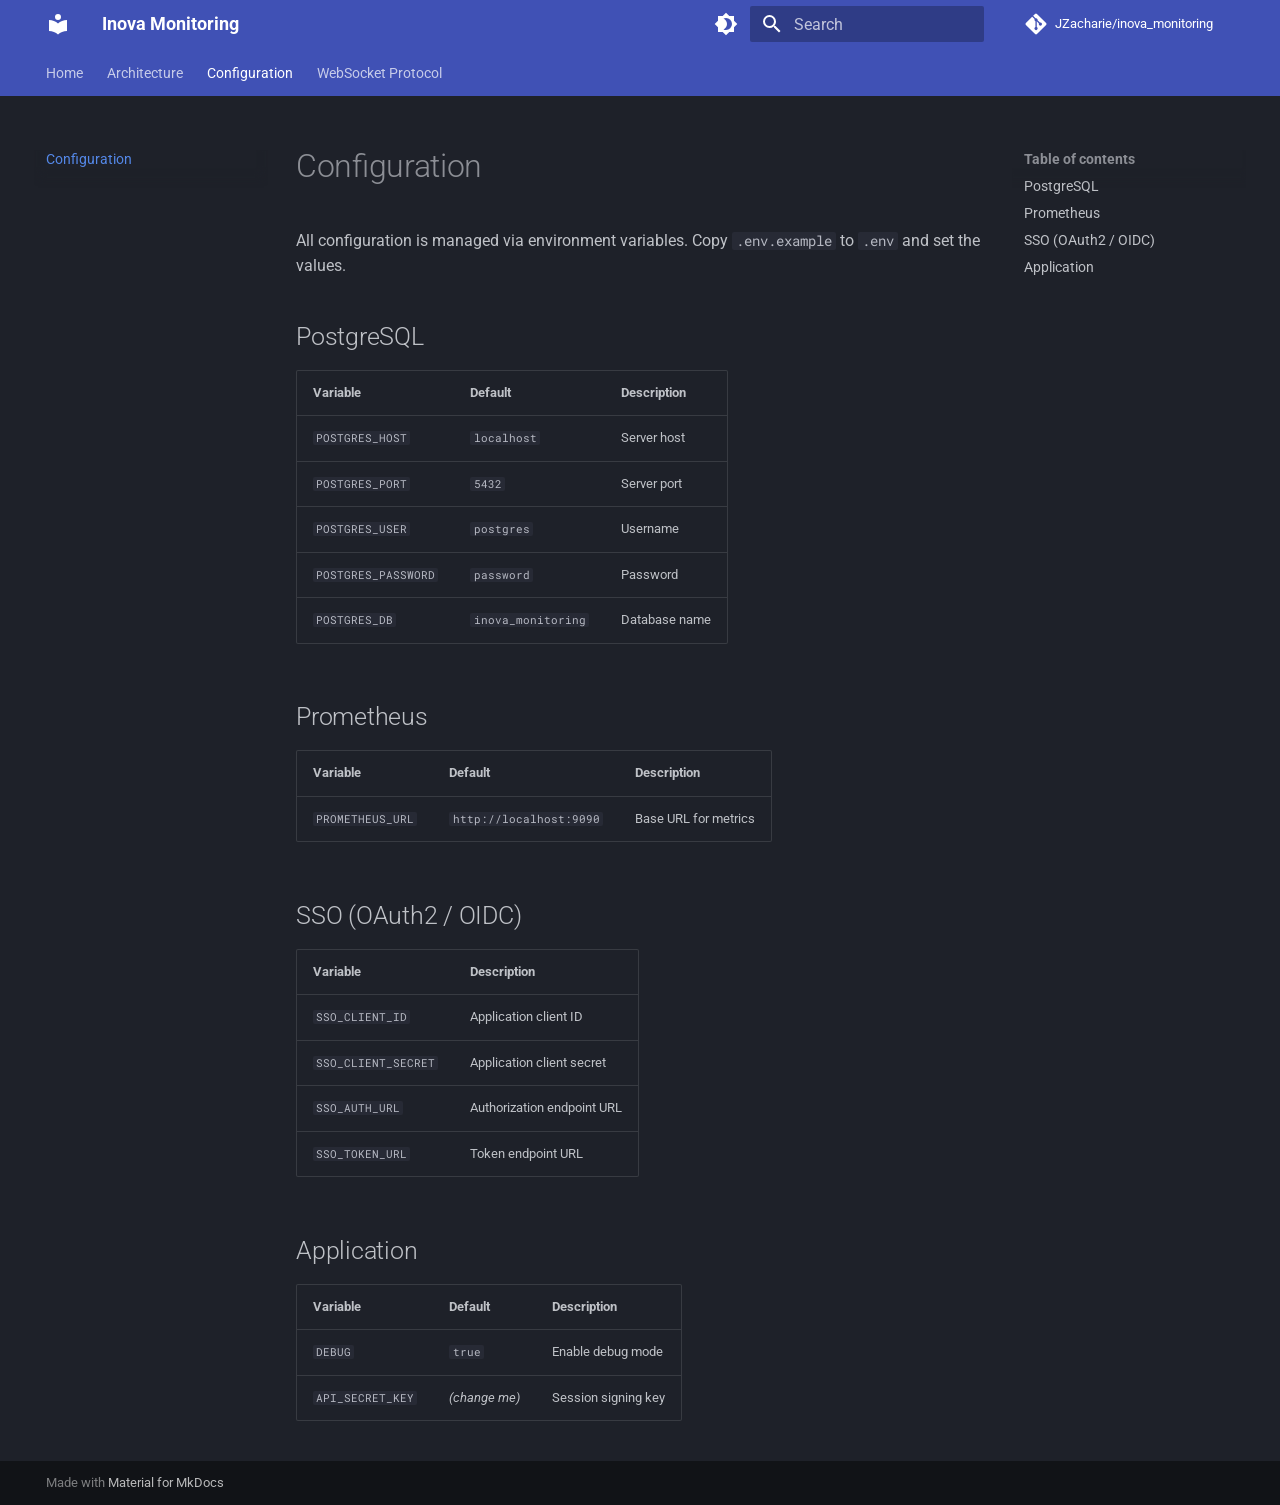
<file: configuration/index.html>
<!doctype html>
<html lang="en" class="no-js">
  <head>
    
      <meta charset="utf-8">
      <meta name="viewport" content="width=device-width,initial-scale=1">
      
        <meta name="description" content="Real-time monitoring platform for Inova Apps instances">
      
      
        <meta name="author" content="JZacharie">
      
      
        <link rel="canonical" href="https://jzacharie.github.io/inova_monitoring/configuration/">
      
      
        <link rel="prev" href="../architecture/">
      
      
        <link rel="next" href="../websocket/">
      
      
      <link rel="icon" href="../assets/images/favicon.png">
      <meta name="generator" content="mkdocs-1.6.1, mkdocs-material-9.5.50">
    
    
      
        <title>Configuration - Inova Monitoring</title>
      
    
    
      <link rel="stylesheet" href="../assets/stylesheets/main.a40c8224.min.css">
      
        
        <link rel="stylesheet" href="../assets/stylesheets/palette.06af60db.min.css">
      
      


    
    
      
    
    
      
        
        
        <link rel="preconnect" href="https://fonts.gstatic.com" crossorigin>
        <link rel="stylesheet" href="https://fonts.googleapis.com/css?family=Roboto:300,300i,400,400i,700,700i%7CRoboto+Mono:400,400i,700,700i&display=fallback">
        <style>:root{--md-text-font:"Roboto";--md-code-font:"Roboto Mono"}</style>
      
    
    
    <script>__md_scope=new URL("..",location),__md_hash=e=>[...e].reduce(((e,_)=>(e<<5)-e+_.charCodeAt(0)),0),__md_get=(e,_=localStorage,t=__md_scope)=>JSON.parse(_.getItem(t.pathname+"."+e)),__md_set=(e,_,t=localStorage,a=__md_scope)=>{try{t.setItem(a.pathname+"."+e,JSON.stringify(_))}catch(e){}}</script>
    
      

    
    
    
  </head>
  
  
    
    
      
    
    
    
    
    <body dir="ltr" data-md-color-scheme="slate" data-md-color-primary="indigo" data-md-color-accent="teal">
  
    
    <input class="md-toggle" data-md-toggle="drawer" type="checkbox" id="__drawer" autocomplete="off">
    <input class="md-toggle" data-md-toggle="search" type="checkbox" id="__search" autocomplete="off">
    <label class="md-overlay" for="__drawer"></label>
    <div data-md-component="skip">
      
        
        <a href="#configuration" class="md-skip">
          Skip to content
        </a>
      
    </div>
    <div data-md-component="announce">
      
    </div>
    
    
      

<header class="md-header" data-md-component="header">
  <nav class="md-header__inner md-grid" aria-label="Header">
    <a href=".." title="Inova Monitoring" class="md-header__button md-logo" aria-label="Inova Monitoring" data-md-component="logo">
      
  
  <svg xmlns="http://www.w3.org/2000/svg" viewBox="0 0 24 24"><path d="M12 8a3 3 0 0 0 3-3 3 3 0 0 0-3-3 3 3 0 0 0-3 3 3 3 0 0 0 3 3m0 3.54C9.64 9.35 6.5 8 3 8v11c3.5 0 6.64 1.35 9 3.54 2.36-2.19 5.5-3.54 9-3.54V8c-3.5 0-6.64 1.35-9 3.54"/></svg>

    </a>
    <label class="md-header__button md-icon" for="__drawer">
      
      <svg xmlns="http://www.w3.org/2000/svg" viewBox="0 0 24 24"><path d="M3 6h18v2H3zm0 5h18v2H3zm0 5h18v2H3z"/></svg>
    </label>
    <div class="md-header__title" data-md-component="header-title">
      <div class="md-header__ellipsis">
        <div class="md-header__topic">
          <span class="md-ellipsis">
            Inova Monitoring
          </span>
        </div>
        <div class="md-header__topic" data-md-component="header-topic">
          <span class="md-ellipsis">
            
              Configuration
            
          </span>
        </div>
      </div>
    </div>
    
      
        <form class="md-header__option" data-md-component="palette">
  
    
    
    
    <input class="md-option" data-md-color-media="" data-md-color-scheme="slate" data-md-color-primary="indigo" data-md-color-accent="teal"  aria-label="Switch to dark mode"  type="radio" name="__palette" id="__palette_0">
    
      <label class="md-header__button md-icon" title="Switch to dark mode" for="__palette_1" hidden>
        <svg xmlns="http://www.w3.org/2000/svg" viewBox="0 0 24 24"><path d="M12 18c-.89 0-1.74-.2-2.5-.55C11.56 16.5 13 14.42 13 12s-1.44-4.5-3.5-5.45C10.26 6.2 11.11 6 12 6a6 6 0 0 1 6 6 6 6 0 0 1-6 6m8-9.31V4h-4.69L12 .69 8.69 4H4v4.69L.69 12 4 15.31V20h4.69L12 23.31 15.31 20H20v-4.69L23.31 12z"/></svg>
      </label>
    
  
    
    
    
    <input class="md-option" data-md-color-media="" data-md-color-scheme="default" data-md-color-primary="indigo" data-md-color-accent="teal"  aria-label="Switch to light mode"  type="radio" name="__palette" id="__palette_1">
    
      <label class="md-header__button md-icon" title="Switch to light mode" for="__palette_0" hidden>
        <svg xmlns="http://www.w3.org/2000/svg" viewBox="0 0 24 24"><path d="M12 8a4 4 0 0 0-4 4 4 4 0 0 0 4 4 4 4 0 0 0 4-4 4 4 0 0 0-4-4m0 10a6 6 0 0 1-6-6 6 6 0 0 1 6-6 6 6 0 0 1 6 6 6 6 0 0 1-6 6m8-9.31V4h-4.69L12 .69 8.69 4H4v4.69L.69 12 4 15.31V20h4.69L12 23.31 15.31 20H20v-4.69L23.31 12z"/></svg>
      </label>
    
  
</form>
      
    
    
      <script>var palette=__md_get("__palette");if(palette&&palette.color){if("(prefers-color-scheme)"===palette.color.media){var media=matchMedia("(prefers-color-scheme: light)"),input=document.querySelector(media.matches?"[data-md-color-media='(prefers-color-scheme: light)']":"[data-md-color-media='(prefers-color-scheme: dark)']");palette.color.media=input.getAttribute("data-md-color-media"),palette.color.scheme=input.getAttribute("data-md-color-scheme"),palette.color.primary=input.getAttribute("data-md-color-primary"),palette.color.accent=input.getAttribute("data-md-color-accent")}for(var[key,value]of Object.entries(palette.color))document.body.setAttribute("data-md-color-"+key,value)}</script>
    
    
    
      <label class="md-header__button md-icon" for="__search">
        
        <svg xmlns="http://www.w3.org/2000/svg" viewBox="0 0 24 24"><path d="M9.5 3A6.5 6.5 0 0 1 16 9.5c0 1.61-.59 3.09-1.56 4.23l.27.27h.79l5 5-1.5 1.5-5-5v-.79l-.27-.27A6.52 6.52 0 0 1 9.5 16 6.5 6.5 0 0 1 3 9.5 6.5 6.5 0 0 1 9.5 3m0 2C7 5 5 7 5 9.5S7 14 9.5 14 14 12 14 9.5 12 5 9.5 5"/></svg>
      </label>
      <div class="md-search" data-md-component="search" role="dialog">
  <label class="md-search__overlay" for="__search"></label>
  <div class="md-search__inner" role="search">
    <form class="md-search__form" name="search">
      <input type="text" class="md-search__input" name="query" aria-label="Search" placeholder="Search" autocapitalize="off" autocorrect="off" autocomplete="off" spellcheck="false" data-md-component="search-query" required>
      <label class="md-search__icon md-icon" for="__search">
        
        <svg xmlns="http://www.w3.org/2000/svg" viewBox="0 0 24 24"><path d="M9.5 3A6.5 6.5 0 0 1 16 9.5c0 1.61-.59 3.09-1.56 4.23l.27.27h.79l5 5-1.5 1.5-5-5v-.79l-.27-.27A6.52 6.52 0 0 1 9.5 16 6.5 6.5 0 0 1 3 9.5 6.5 6.5 0 0 1 9.5 3m0 2C7 5 5 7 5 9.5S7 14 9.5 14 14 12 14 9.5 12 5 9.5 5"/></svg>
        
        <svg xmlns="http://www.w3.org/2000/svg" viewBox="0 0 24 24"><path d="M20 11v2H8l5.5 5.5-1.42 1.42L4.16 12l7.92-7.92L13.5 5.5 8 11z"/></svg>
      </label>
      <nav class="md-search__options" aria-label="Search">
        
        <button type="reset" class="md-search__icon md-icon" title="Clear" aria-label="Clear" tabindex="-1">
          
          <svg xmlns="http://www.w3.org/2000/svg" viewBox="0 0 24 24"><path d="M19 6.41 17.59 5 12 10.59 6.41 5 5 6.41 10.59 12 5 17.59 6.41 19 12 13.41 17.59 19 19 17.59 13.41 12z"/></svg>
        </button>
      </nav>
      
    </form>
    <div class="md-search__output">
      <div class="md-search__scrollwrap" tabindex="0" data-md-scrollfix>
        <div class="md-search-result" data-md-component="search-result">
          <div class="md-search-result__meta">
            Initializing search
          </div>
          <ol class="md-search-result__list" role="presentation"></ol>
        </div>
      </div>
    </div>
  </div>
</div>
    
    
      <div class="md-header__source">
        <a href="https://github.com/JZacharie/inova_monitoring" title="Go to repository" class="md-source" data-md-component="source">
  <div class="md-source__icon md-icon">
    
    <svg xmlns="http://www.w3.org/2000/svg" viewBox="0 0 448 512"><!--! Font Awesome Free 6.7.2 by @fontawesome - https://fontawesome.com License - https://fontawesome.com/license/free (Icons: CC BY 4.0, Fonts: SIL OFL 1.1, Code: MIT License) Copyright 2024 Fonticons, Inc.--><path d="M439.55 236.05 244 40.45a28.87 28.87 0 0 0-40.81 0l-40.66 40.63 51.52 51.52c27.06-9.14 52.68 16.77 43.39 43.68l49.66 49.66c34.23-11.8 61.18 31 35.47 56.69-26.49 26.49-70.21-2.87-56-37.34L240.22 199v121.85c25.3 12.54 22.26 41.85 9.08 55a34.34 34.34 0 0 1-48.55 0c-17.57-17.6-11.07-46.91 11.25-56v-123c-20.8-8.51-24.6-30.74-18.64-45L142.57 101 8.45 235.14a28.86 28.86 0 0 0 0 40.81l195.61 195.6a28.86 28.86 0 0 0 40.8 0l194.69-194.69a28.86 28.86 0 0 0 0-40.81"/></svg>
  </div>
  <div class="md-source__repository">
    JZacharie/inova_monitoring
  </div>
</a>
      </div>
    
  </nav>
  
</header>
    
    <div class="md-container" data-md-component="container">
      
      
        
          
            
<nav class="md-tabs" aria-label="Tabs" data-md-component="tabs">
  <div class="md-grid">
    <ul class="md-tabs__list">
      
        
  
  
  
    <li class="md-tabs__item">
      <a href=".." class="md-tabs__link">
        
  
    
  
  Home

      </a>
    </li>
  

      
        
  
  
  
    <li class="md-tabs__item">
      <a href="../architecture/" class="md-tabs__link">
        
  
    
  
  Architecture

      </a>
    </li>
  

      
        
  
  
    
  
  
    <li class="md-tabs__item md-tabs__item--active">
      <a href="./" class="md-tabs__link">
        
  
    
  
  Configuration

      </a>
    </li>
  

      
        
  
  
  
    <li class="md-tabs__item">
      <a href="../websocket/" class="md-tabs__link">
        
  
    
  
  WebSocket Protocol

      </a>
    </li>
  

      
    </ul>
  </div>
</nav>
          
        
      
      <main class="md-main" data-md-component="main">
        <div class="md-main__inner md-grid">
          
            
              
              <div class="md-sidebar md-sidebar--primary" data-md-component="sidebar" data-md-type="navigation" >
                <div class="md-sidebar__scrollwrap">
                  <div class="md-sidebar__inner">
                    


  


<nav class="md-nav md-nav--primary md-nav--lifted" aria-label="Navigation" data-md-level="0">
  <label class="md-nav__title" for="__drawer">
    <a href=".." title="Inova Monitoring" class="md-nav__button md-logo" aria-label="Inova Monitoring" data-md-component="logo">
      
  
  <svg xmlns="http://www.w3.org/2000/svg" viewBox="0 0 24 24"><path d="M12 8a3 3 0 0 0 3-3 3 3 0 0 0-3-3 3 3 0 0 0-3 3 3 3 0 0 0 3 3m0 3.54C9.64 9.35 6.5 8 3 8v11c3.5 0 6.64 1.35 9 3.54 2.36-2.19 5.5-3.54 9-3.54V8c-3.5 0-6.64 1.35-9 3.54"/></svg>

    </a>
    Inova Monitoring
  </label>
  
    <div class="md-nav__source">
      <a href="https://github.com/JZacharie/inova_monitoring" title="Go to repository" class="md-source" data-md-component="source">
  <div class="md-source__icon md-icon">
    
    <svg xmlns="http://www.w3.org/2000/svg" viewBox="0 0 448 512"><!--! Font Awesome Free 6.7.2 by @fontawesome - https://fontawesome.com License - https://fontawesome.com/license/free (Icons: CC BY 4.0, Fonts: SIL OFL 1.1, Code: MIT License) Copyright 2024 Fonticons, Inc.--><path d="M439.55 236.05 244 40.45a28.87 28.87 0 0 0-40.81 0l-40.66 40.63 51.52 51.52c27.06-9.14 52.68 16.77 43.39 43.68l49.66 49.66c34.23-11.8 61.18 31 35.47 56.69-26.49 26.49-70.21-2.87-56-37.34L240.22 199v121.85c25.3 12.54 22.26 41.85 9.08 55a34.34 34.34 0 0 1-48.55 0c-17.57-17.6-11.07-46.91 11.25-56v-123c-20.8-8.51-24.6-30.74-18.64-45L142.57 101 8.45 235.14a28.86 28.86 0 0 0 0 40.81l195.61 195.6a28.86 28.86 0 0 0 40.8 0l194.69-194.69a28.86 28.86 0 0 0 0-40.81"/></svg>
  </div>
  <div class="md-source__repository">
    JZacharie/inova_monitoring
  </div>
</a>
    </div>
  
  <ul class="md-nav__list" data-md-scrollfix>
    
      
      
  
  
  
  
    <li class="md-nav__item">
      <a href=".." class="md-nav__link">
        
  
  <span class="md-ellipsis">
    Home
  </span>
  

      </a>
    </li>
  

    
      
      
  
  
  
  
    <li class="md-nav__item">
      <a href="../architecture/" class="md-nav__link">
        
  
  <span class="md-ellipsis">
    Architecture
  </span>
  

      </a>
    </li>
  

    
      
      
  
  
    
  
  
  
    <li class="md-nav__item md-nav__item--active">
      
      <input class="md-nav__toggle md-toggle" type="checkbox" id="__toc">
      
      
        
      
      
        <label class="md-nav__link md-nav__link--active" for="__toc">
          
  
  <span class="md-ellipsis">
    Configuration
  </span>
  

          <span class="md-nav__icon md-icon"></span>
        </label>
      
      <a href="./" class="md-nav__link md-nav__link--active">
        
  
  <span class="md-ellipsis">
    Configuration
  </span>
  

      </a>
      
        

<nav class="md-nav md-nav--secondary" aria-label="Table of contents">
  
  
  
    
  
  
    <label class="md-nav__title" for="__toc">
      <span class="md-nav__icon md-icon"></span>
      Table of contents
    </label>
    <ul class="md-nav__list" data-md-component="toc" data-md-scrollfix>
      
        <li class="md-nav__item">
  <a href="#postgresql" class="md-nav__link">
    <span class="md-ellipsis">
      PostgreSQL
    </span>
  </a>
  
</li>
      
        <li class="md-nav__item">
  <a href="#prometheus" class="md-nav__link">
    <span class="md-ellipsis">
      Prometheus
    </span>
  </a>
  
</li>
      
        <li class="md-nav__item">
  <a href="#sso-oauth2-oidc" class="md-nav__link">
    <span class="md-ellipsis">
      SSO (OAuth2 / OIDC)
    </span>
  </a>
  
</li>
      
        <li class="md-nav__item">
  <a href="#application" class="md-nav__link">
    <span class="md-ellipsis">
      Application
    </span>
  </a>
  
</li>
      
    </ul>
  
</nav>
      
    </li>
  

    
      
      
  
  
  
  
    <li class="md-nav__item">
      <a href="../websocket/" class="md-nav__link">
        
  
  <span class="md-ellipsis">
    WebSocket Protocol
  </span>
  

      </a>
    </li>
  

    
  </ul>
</nav>
                  </div>
                </div>
              </div>
            
            
              
              <div class="md-sidebar md-sidebar--secondary" data-md-component="sidebar" data-md-type="toc" >
                <div class="md-sidebar__scrollwrap">
                  <div class="md-sidebar__inner">
                    

<nav class="md-nav md-nav--secondary" aria-label="Table of contents">
  
  
  
    
  
  
    <label class="md-nav__title" for="__toc">
      <span class="md-nav__icon md-icon"></span>
      Table of contents
    </label>
    <ul class="md-nav__list" data-md-component="toc" data-md-scrollfix>
      
        <li class="md-nav__item">
  <a href="#postgresql" class="md-nav__link">
    <span class="md-ellipsis">
      PostgreSQL
    </span>
  </a>
  
</li>
      
        <li class="md-nav__item">
  <a href="#prometheus" class="md-nav__link">
    <span class="md-ellipsis">
      Prometheus
    </span>
  </a>
  
</li>
      
        <li class="md-nav__item">
  <a href="#sso-oauth2-oidc" class="md-nav__link">
    <span class="md-ellipsis">
      SSO (OAuth2 / OIDC)
    </span>
  </a>
  
</li>
      
        <li class="md-nav__item">
  <a href="#application" class="md-nav__link">
    <span class="md-ellipsis">
      Application
    </span>
  </a>
  
</li>
      
    </ul>
  
</nav>
                  </div>
                </div>
              </div>
            
          
          
            <div class="md-content" data-md-component="content">
              <article class="md-content__inner md-typeset">
                
                  

  
  


<h1 id="configuration">Configuration<a class="headerlink" href="#configuration" title="Permanent link">&para;</a></h1>
<p>All configuration is managed via environment variables. Copy <code>.env.example</code> to <code>.env</code> and set the values.</p>
<h2 id="postgresql">PostgreSQL<a class="headerlink" href="#postgresql" title="Permanent link">&para;</a></h2>
<table>
<thead>
<tr>
<th>Variable</th>
<th>Default</th>
<th>Description</th>
</tr>
</thead>
<tbody>
<tr>
<td><code>POSTGRES_HOST</code></td>
<td><code>localhost</code></td>
<td>Server host</td>
</tr>
<tr>
<td><code>POSTGRES_PORT</code></td>
<td><code>5432</code></td>
<td>Server port</td>
</tr>
<tr>
<td><code>POSTGRES_USER</code></td>
<td><code>postgres</code></td>
<td>Username</td>
</tr>
<tr>
<td><code>POSTGRES_PASSWORD</code></td>
<td><code>password</code></td>
<td>Password</td>
</tr>
<tr>
<td><code>POSTGRES_DB</code></td>
<td><code>inova_monitoring</code></td>
<td>Database name</td>
</tr>
</tbody>
</table>
<h2 id="prometheus">Prometheus<a class="headerlink" href="#prometheus" title="Permanent link">&para;</a></h2>
<table>
<thead>
<tr>
<th>Variable</th>
<th>Default</th>
<th>Description</th>
</tr>
</thead>
<tbody>
<tr>
<td><code>PROMETHEUS_URL</code></td>
<td><code>http://localhost:9090</code></td>
<td>Base URL for metrics</td>
</tr>
</tbody>
</table>
<h2 id="sso-oauth2-oidc">SSO (OAuth2 / OIDC)<a class="headerlink" href="#sso-oauth2-oidc" title="Permanent link">&para;</a></h2>
<table>
<thead>
<tr>
<th>Variable</th>
<th>Description</th>
</tr>
</thead>
<tbody>
<tr>
<td><code>SSO_CLIENT_ID</code></td>
<td>Application client ID</td>
</tr>
<tr>
<td><code>SSO_CLIENT_SECRET</code></td>
<td>Application client secret</td>
</tr>
<tr>
<td><code>SSO_AUTH_URL</code></td>
<td>Authorization endpoint URL</td>
</tr>
<tr>
<td><code>SSO_TOKEN_URL</code></td>
<td>Token endpoint URL</td>
</tr>
</tbody>
</table>
<h2 id="application">Application<a class="headerlink" href="#application" title="Permanent link">&para;</a></h2>
<table>
<thead>
<tr>
<th>Variable</th>
<th>Default</th>
<th>Description</th>
</tr>
</thead>
<tbody>
<tr>
<td><code>DEBUG</code></td>
<td><code>true</code></td>
<td>Enable debug mode</td>
</tr>
<tr>
<td><code>API_SECRET_KEY</code></td>
<td><em>(change me)</em></td>
<td>Session signing key</td>
</tr>
</tbody>
</table>












                
              </article>
            </div>
          
          
<script>var target=document.getElementById(location.hash.slice(1));target&&target.name&&(target.checked=target.name.startsWith("__tabbed_"))</script>
        </div>
        
          <button type="button" class="md-top md-icon" data-md-component="top" hidden>
  
  <svg xmlns="http://www.w3.org/2000/svg" viewBox="0 0 24 24"><path d="M13 20h-2V8l-5.5 5.5-1.42-1.42L12 4.16l7.92 7.92-1.42 1.42L13 8z"/></svg>
  Back to top
</button>
        
      </main>
      
        <footer class="md-footer">
  
  <div class="md-footer-meta md-typeset">
    <div class="md-footer-meta__inner md-grid">
      <div class="md-copyright">
  
  
    Made with
    <a href="https://squidfunk.github.io/mkdocs-material/" target="_blank" rel="noopener">
      Material for MkDocs
    </a>
  
</div>
      
    </div>
  </div>
</footer>
      
    </div>
    <div class="md-dialog" data-md-component="dialog">
      <div class="md-dialog__inner md-typeset"></div>
    </div>
    
    
    <script id="__config" type="application/json">{"base": "..", "features": ["navigation.tabs", "navigation.sections", "navigation.top", "search.highlight", "content.code.copy"], "search": "../assets/javascripts/workers/search.f8cc74c7.min.js", "translations": {"clipboard.copied": "Copied to clipboard", "clipboard.copy": "Copy to clipboard", "search.result.more.one": "1 more on this page", "search.result.more.other": "# more on this page", "search.result.none": "No matching documents", "search.result.one": "1 matching document", "search.result.other": "# matching documents", "search.result.placeholder": "Type to start searching", "search.result.term.missing": "Missing", "select.version": "Select version"}}</script>
    
    
      <script src="../assets/javascripts/bundle.60a45f97.min.js"></script>
      
    
  </body>
</html>
</file>
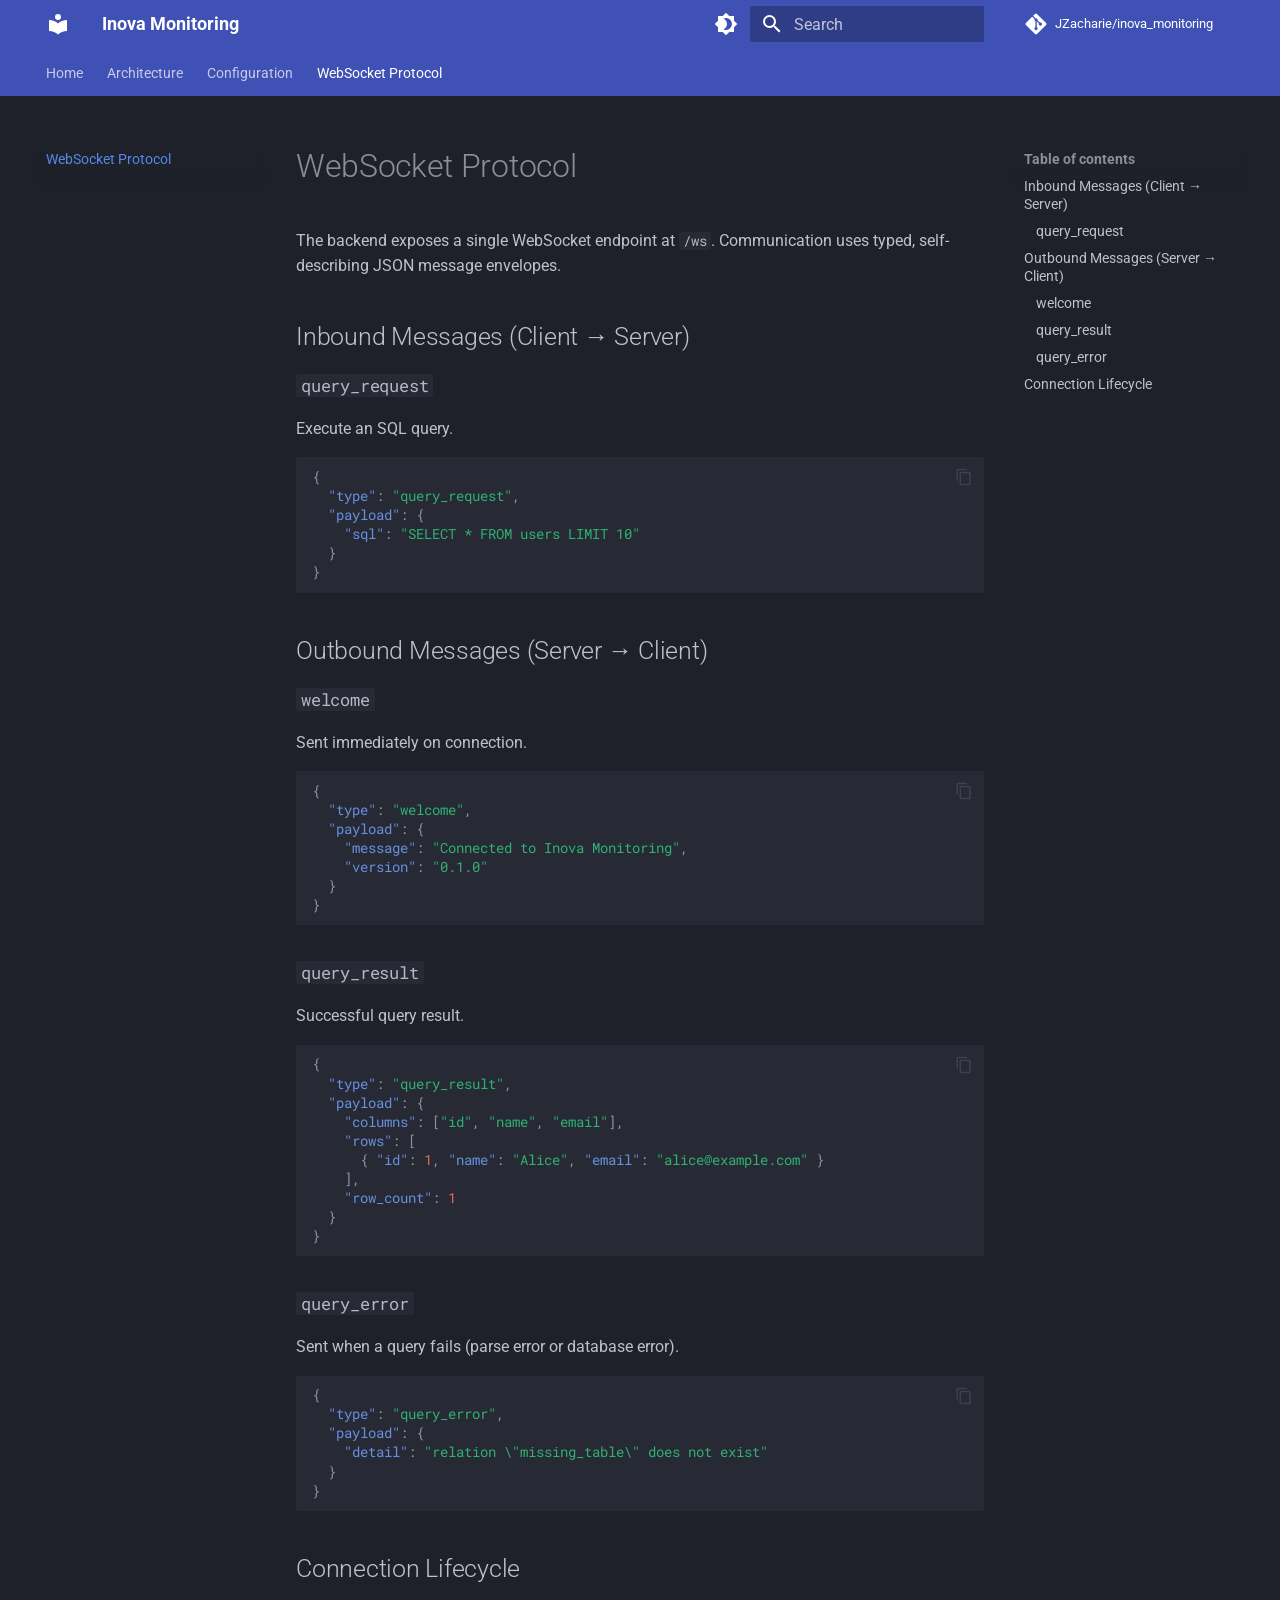
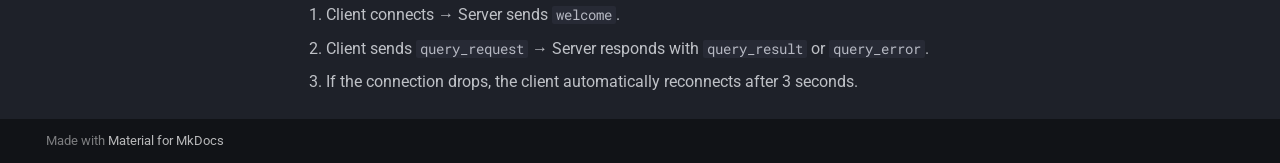
<file: websocket/index.html>
<!doctype html>
<html lang="en" class="no-js">
  <head>
    
      <meta charset="utf-8">
      <meta name="viewport" content="width=device-width,initial-scale=1">
      
        <meta name="description" content="Real-time monitoring platform for Inova Apps instances">
      
      
        <meta name="author" content="JZacharie">
      
      
        <link rel="canonical" href="https://jzacharie.github.io/inova_monitoring/websocket/">
      
      
        <link rel="prev" href="../configuration/">
      
      
      
      <link rel="icon" href="../assets/images/favicon.png">
      <meta name="generator" content="mkdocs-1.6.1, mkdocs-material-9.5.50">
    
    
      
        <title>WebSocket Protocol - Inova Monitoring</title>
      
    
    
      <link rel="stylesheet" href="../assets/stylesheets/main.a40c8224.min.css">
      
        
        <link rel="stylesheet" href="../assets/stylesheets/palette.06af60db.min.css">
      
      


    
    
      
    
    
      
        
        
        <link rel="preconnect" href="https://fonts.gstatic.com" crossorigin>
        <link rel="stylesheet" href="https://fonts.googleapis.com/css?family=Roboto:300,300i,400,400i,700,700i%7CRoboto+Mono:400,400i,700,700i&display=fallback">
        <style>:root{--md-text-font:"Roboto";--md-code-font:"Roboto Mono"}</style>
      
    
    
    <script>__md_scope=new URL("..",location),__md_hash=e=>[...e].reduce(((e,_)=>(e<<5)-e+_.charCodeAt(0)),0),__md_get=(e,_=localStorage,t=__md_scope)=>JSON.parse(_.getItem(t.pathname+"."+e)),__md_set=(e,_,t=localStorage,a=__md_scope)=>{try{t.setItem(a.pathname+"."+e,JSON.stringify(_))}catch(e){}}</script>
    
      

    
    
    
  </head>
  
  
    
    
      
    
    
    
    
    <body dir="ltr" data-md-color-scheme="slate" data-md-color-primary="indigo" data-md-color-accent="teal">
  
    
    <input class="md-toggle" data-md-toggle="drawer" type="checkbox" id="__drawer" autocomplete="off">
    <input class="md-toggle" data-md-toggle="search" type="checkbox" id="__search" autocomplete="off">
    <label class="md-overlay" for="__drawer"></label>
    <div data-md-component="skip">
      
        
        <a href="#websocket-protocol" class="md-skip">
          Skip to content
        </a>
      
    </div>
    <div data-md-component="announce">
      
    </div>
    
    
      

<header class="md-header" data-md-component="header">
  <nav class="md-header__inner md-grid" aria-label="Header">
    <a href=".." title="Inova Monitoring" class="md-header__button md-logo" aria-label="Inova Monitoring" data-md-component="logo">
      
  
  <svg xmlns="http://www.w3.org/2000/svg" viewBox="0 0 24 24"><path d="M12 8a3 3 0 0 0 3-3 3 3 0 0 0-3-3 3 3 0 0 0-3 3 3 3 0 0 0 3 3m0 3.54C9.64 9.35 6.5 8 3 8v11c3.5 0 6.64 1.35 9 3.54 2.36-2.19 5.5-3.54 9-3.54V8c-3.5 0-6.64 1.35-9 3.54"/></svg>

    </a>
    <label class="md-header__button md-icon" for="__drawer">
      
      <svg xmlns="http://www.w3.org/2000/svg" viewBox="0 0 24 24"><path d="M3 6h18v2H3zm0 5h18v2H3zm0 5h18v2H3z"/></svg>
    </label>
    <div class="md-header__title" data-md-component="header-title">
      <div class="md-header__ellipsis">
        <div class="md-header__topic">
          <span class="md-ellipsis">
            Inova Monitoring
          </span>
        </div>
        <div class="md-header__topic" data-md-component="header-topic">
          <span class="md-ellipsis">
            
              WebSocket Protocol
            
          </span>
        </div>
      </div>
    </div>
    
      
        <form class="md-header__option" data-md-component="palette">
  
    
    
    
    <input class="md-option" data-md-color-media="" data-md-color-scheme="slate" data-md-color-primary="indigo" data-md-color-accent="teal"  aria-label="Switch to dark mode"  type="radio" name="__palette" id="__palette_0">
    
      <label class="md-header__button md-icon" title="Switch to dark mode" for="__palette_1" hidden>
        <svg xmlns="http://www.w3.org/2000/svg" viewBox="0 0 24 24"><path d="M12 18c-.89 0-1.74-.2-2.5-.55C11.56 16.5 13 14.42 13 12s-1.44-4.5-3.5-5.45C10.26 6.2 11.11 6 12 6a6 6 0 0 1 6 6 6 6 0 0 1-6 6m8-9.31V4h-4.69L12 .69 8.69 4H4v4.69L.69 12 4 15.31V20h4.69L12 23.31 15.31 20H20v-4.69L23.31 12z"/></svg>
      </label>
    
  
    
    
    
    <input class="md-option" data-md-color-media="" data-md-color-scheme="default" data-md-color-primary="indigo" data-md-color-accent="teal"  aria-label="Switch to light mode"  type="radio" name="__palette" id="__palette_1">
    
      <label class="md-header__button md-icon" title="Switch to light mode" for="__palette_0" hidden>
        <svg xmlns="http://www.w3.org/2000/svg" viewBox="0 0 24 24"><path d="M12 8a4 4 0 0 0-4 4 4 4 0 0 0 4 4 4 4 0 0 0 4-4 4 4 0 0 0-4-4m0 10a6 6 0 0 1-6-6 6 6 0 0 1 6-6 6 6 0 0 1 6 6 6 6 0 0 1-6 6m8-9.31V4h-4.69L12 .69 8.69 4H4v4.69L.69 12 4 15.31V20h4.69L12 23.31 15.31 20H20v-4.69L23.31 12z"/></svg>
      </label>
    
  
</form>
      
    
    
      <script>var palette=__md_get("__palette");if(palette&&palette.color){if("(prefers-color-scheme)"===palette.color.media){var media=matchMedia("(prefers-color-scheme: light)"),input=document.querySelector(media.matches?"[data-md-color-media='(prefers-color-scheme: light)']":"[data-md-color-media='(prefers-color-scheme: dark)']");palette.color.media=input.getAttribute("data-md-color-media"),palette.color.scheme=input.getAttribute("data-md-color-scheme"),palette.color.primary=input.getAttribute("data-md-color-primary"),palette.color.accent=input.getAttribute("data-md-color-accent")}for(var[key,value]of Object.entries(palette.color))document.body.setAttribute("data-md-color-"+key,value)}</script>
    
    
    
      <label class="md-header__button md-icon" for="__search">
        
        <svg xmlns="http://www.w3.org/2000/svg" viewBox="0 0 24 24"><path d="M9.5 3A6.5 6.5 0 0 1 16 9.5c0 1.61-.59 3.09-1.56 4.23l.27.27h.79l5 5-1.5 1.5-5-5v-.79l-.27-.27A6.52 6.52 0 0 1 9.5 16 6.5 6.5 0 0 1 3 9.5 6.5 6.5 0 0 1 9.5 3m0 2C7 5 5 7 5 9.5S7 14 9.5 14 14 12 14 9.5 12 5 9.5 5"/></svg>
      </label>
      <div class="md-search" data-md-component="search" role="dialog">
  <label class="md-search__overlay" for="__search"></label>
  <div class="md-search__inner" role="search">
    <form class="md-search__form" name="search">
      <input type="text" class="md-search__input" name="query" aria-label="Search" placeholder="Search" autocapitalize="off" autocorrect="off" autocomplete="off" spellcheck="false" data-md-component="search-query" required>
      <label class="md-search__icon md-icon" for="__search">
        
        <svg xmlns="http://www.w3.org/2000/svg" viewBox="0 0 24 24"><path d="M9.5 3A6.5 6.5 0 0 1 16 9.5c0 1.61-.59 3.09-1.56 4.23l.27.27h.79l5 5-1.5 1.5-5-5v-.79l-.27-.27A6.52 6.52 0 0 1 9.5 16 6.5 6.5 0 0 1 3 9.5 6.5 6.5 0 0 1 9.5 3m0 2C7 5 5 7 5 9.5S7 14 9.5 14 14 12 14 9.5 12 5 9.5 5"/></svg>
        
        <svg xmlns="http://www.w3.org/2000/svg" viewBox="0 0 24 24"><path d="M20 11v2H8l5.5 5.5-1.42 1.42L4.16 12l7.92-7.92L13.5 5.5 8 11z"/></svg>
      </label>
      <nav class="md-search__options" aria-label="Search">
        
        <button type="reset" class="md-search__icon md-icon" title="Clear" aria-label="Clear" tabindex="-1">
          
          <svg xmlns="http://www.w3.org/2000/svg" viewBox="0 0 24 24"><path d="M19 6.41 17.59 5 12 10.59 6.41 5 5 6.41 10.59 12 5 17.59 6.41 19 12 13.41 17.59 19 19 17.59 13.41 12z"/></svg>
        </button>
      </nav>
      
    </form>
    <div class="md-search__output">
      <div class="md-search__scrollwrap" tabindex="0" data-md-scrollfix>
        <div class="md-search-result" data-md-component="search-result">
          <div class="md-search-result__meta">
            Initializing search
          </div>
          <ol class="md-search-result__list" role="presentation"></ol>
        </div>
      </div>
    </div>
  </div>
</div>
    
    
      <div class="md-header__source">
        <a href="https://github.com/JZacharie/inova_monitoring" title="Go to repository" class="md-source" data-md-component="source">
  <div class="md-source__icon md-icon">
    
    <svg xmlns="http://www.w3.org/2000/svg" viewBox="0 0 448 512"><!--! Font Awesome Free 6.7.2 by @fontawesome - https://fontawesome.com License - https://fontawesome.com/license/free (Icons: CC BY 4.0, Fonts: SIL OFL 1.1, Code: MIT License) Copyright 2024 Fonticons, Inc.--><path d="M439.55 236.05 244 40.45a28.87 28.87 0 0 0-40.81 0l-40.66 40.63 51.52 51.52c27.06-9.14 52.68 16.77 43.39 43.68l49.66 49.66c34.23-11.8 61.18 31 35.47 56.69-26.49 26.49-70.21-2.87-56-37.34L240.22 199v121.85c25.3 12.54 22.26 41.85 9.08 55a34.34 34.34 0 0 1-48.55 0c-17.57-17.6-11.07-46.91 11.25-56v-123c-20.8-8.51-24.6-30.74-18.64-45L142.57 101 8.45 235.14a28.86 28.86 0 0 0 0 40.81l195.61 195.6a28.86 28.86 0 0 0 40.8 0l194.69-194.69a28.86 28.86 0 0 0 0-40.81"/></svg>
  </div>
  <div class="md-source__repository">
    JZacharie/inova_monitoring
  </div>
</a>
      </div>
    
  </nav>
  
</header>
    
    <div class="md-container" data-md-component="container">
      
      
        
          
            
<nav class="md-tabs" aria-label="Tabs" data-md-component="tabs">
  <div class="md-grid">
    <ul class="md-tabs__list">
      
        
  
  
  
    <li class="md-tabs__item">
      <a href=".." class="md-tabs__link">
        
  
    
  
  Home

      </a>
    </li>
  

      
        
  
  
  
    <li class="md-tabs__item">
      <a href="../architecture/" class="md-tabs__link">
        
  
    
  
  Architecture

      </a>
    </li>
  

      
        
  
  
  
    <li class="md-tabs__item">
      <a href="../configuration/" class="md-tabs__link">
        
  
    
  
  Configuration

      </a>
    </li>
  

      
        
  
  
    
  
  
    <li class="md-tabs__item md-tabs__item--active">
      <a href="./" class="md-tabs__link">
        
  
    
  
  WebSocket Protocol

      </a>
    </li>
  

      
    </ul>
  </div>
</nav>
          
        
      
      <main class="md-main" data-md-component="main">
        <div class="md-main__inner md-grid">
          
            
              
              <div class="md-sidebar md-sidebar--primary" data-md-component="sidebar" data-md-type="navigation" >
                <div class="md-sidebar__scrollwrap">
                  <div class="md-sidebar__inner">
                    


  


<nav class="md-nav md-nav--primary md-nav--lifted" aria-label="Navigation" data-md-level="0">
  <label class="md-nav__title" for="__drawer">
    <a href=".." title="Inova Monitoring" class="md-nav__button md-logo" aria-label="Inova Monitoring" data-md-component="logo">
      
  
  <svg xmlns="http://www.w3.org/2000/svg" viewBox="0 0 24 24"><path d="M12 8a3 3 0 0 0 3-3 3 3 0 0 0-3-3 3 3 0 0 0-3 3 3 3 0 0 0 3 3m0 3.54C9.64 9.35 6.5 8 3 8v11c3.5 0 6.64 1.35 9 3.54 2.36-2.19 5.5-3.54 9-3.54V8c-3.5 0-6.64 1.35-9 3.54"/></svg>

    </a>
    Inova Monitoring
  </label>
  
    <div class="md-nav__source">
      <a href="https://github.com/JZacharie/inova_monitoring" title="Go to repository" class="md-source" data-md-component="source">
  <div class="md-source__icon md-icon">
    
    <svg xmlns="http://www.w3.org/2000/svg" viewBox="0 0 448 512"><!--! Font Awesome Free 6.7.2 by @fontawesome - https://fontawesome.com License - https://fontawesome.com/license/free (Icons: CC BY 4.0, Fonts: SIL OFL 1.1, Code: MIT License) Copyright 2024 Fonticons, Inc.--><path d="M439.55 236.05 244 40.45a28.87 28.87 0 0 0-40.81 0l-40.66 40.63 51.52 51.52c27.06-9.14 52.68 16.77 43.39 43.68l49.66 49.66c34.23-11.8 61.18 31 35.47 56.69-26.49 26.49-70.21-2.87-56-37.34L240.22 199v121.85c25.3 12.54 22.26 41.85 9.08 55a34.34 34.34 0 0 1-48.55 0c-17.57-17.6-11.07-46.91 11.25-56v-123c-20.8-8.51-24.6-30.74-18.64-45L142.57 101 8.45 235.14a28.86 28.86 0 0 0 0 40.81l195.61 195.6a28.86 28.86 0 0 0 40.8 0l194.69-194.69a28.86 28.86 0 0 0 0-40.81"/></svg>
  </div>
  <div class="md-source__repository">
    JZacharie/inova_monitoring
  </div>
</a>
    </div>
  
  <ul class="md-nav__list" data-md-scrollfix>
    
      
      
  
  
  
  
    <li class="md-nav__item">
      <a href=".." class="md-nav__link">
        
  
  <span class="md-ellipsis">
    Home
  </span>
  

      </a>
    </li>
  

    
      
      
  
  
  
  
    <li class="md-nav__item">
      <a href="../architecture/" class="md-nav__link">
        
  
  <span class="md-ellipsis">
    Architecture
  </span>
  

      </a>
    </li>
  

    
      
      
  
  
  
  
    <li class="md-nav__item">
      <a href="../configuration/" class="md-nav__link">
        
  
  <span class="md-ellipsis">
    Configuration
  </span>
  

      </a>
    </li>
  

    
      
      
  
  
    
  
  
  
    <li class="md-nav__item md-nav__item--active">
      
      <input class="md-nav__toggle md-toggle" type="checkbox" id="__toc">
      
      
        
      
      
        <label class="md-nav__link md-nav__link--active" for="__toc">
          
  
  <span class="md-ellipsis">
    WebSocket Protocol
  </span>
  

          <span class="md-nav__icon md-icon"></span>
        </label>
      
      <a href="./" class="md-nav__link md-nav__link--active">
        
  
  <span class="md-ellipsis">
    WebSocket Protocol
  </span>
  

      </a>
      
        

<nav class="md-nav md-nav--secondary" aria-label="Table of contents">
  
  
  
    
  
  
    <label class="md-nav__title" for="__toc">
      <span class="md-nav__icon md-icon"></span>
      Table of contents
    </label>
    <ul class="md-nav__list" data-md-component="toc" data-md-scrollfix>
      
        <li class="md-nav__item">
  <a href="#inbound-messages-client-server" class="md-nav__link">
    <span class="md-ellipsis">
      Inbound Messages (Client → Server)
    </span>
  </a>
  
    <nav class="md-nav" aria-label="Inbound Messages (Client → Server)">
      <ul class="md-nav__list">
        
          <li class="md-nav__item">
  <a href="#query_request" class="md-nav__link">
    <span class="md-ellipsis">
      query_request
    </span>
  </a>
  
</li>
        
      </ul>
    </nav>
  
</li>
      
        <li class="md-nav__item">
  <a href="#outbound-messages-server-client" class="md-nav__link">
    <span class="md-ellipsis">
      Outbound Messages (Server → Client)
    </span>
  </a>
  
    <nav class="md-nav" aria-label="Outbound Messages (Server → Client)">
      <ul class="md-nav__list">
        
          <li class="md-nav__item">
  <a href="#welcome" class="md-nav__link">
    <span class="md-ellipsis">
      welcome
    </span>
  </a>
  
</li>
        
          <li class="md-nav__item">
  <a href="#query_result" class="md-nav__link">
    <span class="md-ellipsis">
      query_result
    </span>
  </a>
  
</li>
        
          <li class="md-nav__item">
  <a href="#query_error" class="md-nav__link">
    <span class="md-ellipsis">
      query_error
    </span>
  </a>
  
</li>
        
      </ul>
    </nav>
  
</li>
      
        <li class="md-nav__item">
  <a href="#connection-lifecycle" class="md-nav__link">
    <span class="md-ellipsis">
      Connection Lifecycle
    </span>
  </a>
  
</li>
      
    </ul>
  
</nav>
      
    </li>
  

    
  </ul>
</nav>
                  </div>
                </div>
              </div>
            
            
              
              <div class="md-sidebar md-sidebar--secondary" data-md-component="sidebar" data-md-type="toc" >
                <div class="md-sidebar__scrollwrap">
                  <div class="md-sidebar__inner">
                    

<nav class="md-nav md-nav--secondary" aria-label="Table of contents">
  
  
  
    
  
  
    <label class="md-nav__title" for="__toc">
      <span class="md-nav__icon md-icon"></span>
      Table of contents
    </label>
    <ul class="md-nav__list" data-md-component="toc" data-md-scrollfix>
      
        <li class="md-nav__item">
  <a href="#inbound-messages-client-server" class="md-nav__link">
    <span class="md-ellipsis">
      Inbound Messages (Client → Server)
    </span>
  </a>
  
    <nav class="md-nav" aria-label="Inbound Messages (Client → Server)">
      <ul class="md-nav__list">
        
          <li class="md-nav__item">
  <a href="#query_request" class="md-nav__link">
    <span class="md-ellipsis">
      query_request
    </span>
  </a>
  
</li>
        
      </ul>
    </nav>
  
</li>
      
        <li class="md-nav__item">
  <a href="#outbound-messages-server-client" class="md-nav__link">
    <span class="md-ellipsis">
      Outbound Messages (Server → Client)
    </span>
  </a>
  
    <nav class="md-nav" aria-label="Outbound Messages (Server → Client)">
      <ul class="md-nav__list">
        
          <li class="md-nav__item">
  <a href="#welcome" class="md-nav__link">
    <span class="md-ellipsis">
      welcome
    </span>
  </a>
  
</li>
        
          <li class="md-nav__item">
  <a href="#query_result" class="md-nav__link">
    <span class="md-ellipsis">
      query_result
    </span>
  </a>
  
</li>
        
          <li class="md-nav__item">
  <a href="#query_error" class="md-nav__link">
    <span class="md-ellipsis">
      query_error
    </span>
  </a>
  
</li>
        
      </ul>
    </nav>
  
</li>
      
        <li class="md-nav__item">
  <a href="#connection-lifecycle" class="md-nav__link">
    <span class="md-ellipsis">
      Connection Lifecycle
    </span>
  </a>
  
</li>
      
    </ul>
  
</nav>
                  </div>
                </div>
              </div>
            
          
          
            <div class="md-content" data-md-component="content">
              <article class="md-content__inner md-typeset">
                
                  

  
  


<h1 id="websocket-protocol">WebSocket Protocol<a class="headerlink" href="#websocket-protocol" title="Permanent link">&para;</a></h1>
<p>The backend exposes a single WebSocket endpoint at <code>/ws</code>. Communication uses typed, self-describing JSON message envelopes.</p>
<h2 id="inbound-messages-client-server">Inbound Messages (Client → Server)<a class="headerlink" href="#inbound-messages-client-server" title="Permanent link">&para;</a></h2>
<h3 id="query_request"><code>query_request</code><a class="headerlink" href="#query_request" title="Permanent link">&para;</a></h3>
<p>Execute an SQL query.</p>
<div class="highlight"><pre><span></span><code><span class="p">{</span>
<span class="w">  </span><span class="nt">&quot;type&quot;</span><span class="p">:</span><span class="w"> </span><span class="s2">&quot;query_request&quot;</span><span class="p">,</span>
<span class="w">  </span><span class="nt">&quot;payload&quot;</span><span class="p">:</span><span class="w"> </span><span class="p">{</span>
<span class="w">    </span><span class="nt">&quot;sql&quot;</span><span class="p">:</span><span class="w"> </span><span class="s2">&quot;SELECT * FROM users LIMIT 10&quot;</span>
<span class="w">  </span><span class="p">}</span>
<span class="p">}</span>
</code></pre></div>
<h2 id="outbound-messages-server-client">Outbound Messages (Server → Client)<a class="headerlink" href="#outbound-messages-server-client" title="Permanent link">&para;</a></h2>
<h3 id="welcome"><code>welcome</code><a class="headerlink" href="#welcome" title="Permanent link">&para;</a></h3>
<p>Sent immediately on connection.</p>
<div class="highlight"><pre><span></span><code><span class="p">{</span>
<span class="w">  </span><span class="nt">&quot;type&quot;</span><span class="p">:</span><span class="w"> </span><span class="s2">&quot;welcome&quot;</span><span class="p">,</span>
<span class="w">  </span><span class="nt">&quot;payload&quot;</span><span class="p">:</span><span class="w"> </span><span class="p">{</span>
<span class="w">    </span><span class="nt">&quot;message&quot;</span><span class="p">:</span><span class="w"> </span><span class="s2">&quot;Connected to Inova Monitoring&quot;</span><span class="p">,</span>
<span class="w">    </span><span class="nt">&quot;version&quot;</span><span class="p">:</span><span class="w"> </span><span class="s2">&quot;0.1.0&quot;</span>
<span class="w">  </span><span class="p">}</span>
<span class="p">}</span>
</code></pre></div>
<h3 id="query_result"><code>query_result</code><a class="headerlink" href="#query_result" title="Permanent link">&para;</a></h3>
<p>Successful query result.</p>
<div class="highlight"><pre><span></span><code><span class="p">{</span>
<span class="w">  </span><span class="nt">&quot;type&quot;</span><span class="p">:</span><span class="w"> </span><span class="s2">&quot;query_result&quot;</span><span class="p">,</span>
<span class="w">  </span><span class="nt">&quot;payload&quot;</span><span class="p">:</span><span class="w"> </span><span class="p">{</span>
<span class="w">    </span><span class="nt">&quot;columns&quot;</span><span class="p">:</span><span class="w"> </span><span class="p">[</span><span class="s2">&quot;id&quot;</span><span class="p">,</span><span class="w"> </span><span class="s2">&quot;name&quot;</span><span class="p">,</span><span class="w"> </span><span class="s2">&quot;email&quot;</span><span class="p">],</span>
<span class="w">    </span><span class="nt">&quot;rows&quot;</span><span class="p">:</span><span class="w"> </span><span class="p">[</span>
<span class="w">      </span><span class="p">{</span><span class="w"> </span><span class="nt">&quot;id&quot;</span><span class="p">:</span><span class="w"> </span><span class="mi">1</span><span class="p">,</span><span class="w"> </span><span class="nt">&quot;name&quot;</span><span class="p">:</span><span class="w"> </span><span class="s2">&quot;Alice&quot;</span><span class="p">,</span><span class="w"> </span><span class="nt">&quot;email&quot;</span><span class="p">:</span><span class="w"> </span><span class="s2">&quot;alice@example.com&quot;</span><span class="w"> </span><span class="p">}</span>
<span class="w">    </span><span class="p">],</span>
<span class="w">    </span><span class="nt">&quot;row_count&quot;</span><span class="p">:</span><span class="w"> </span><span class="mi">1</span>
<span class="w">  </span><span class="p">}</span>
<span class="p">}</span>
</code></pre></div>
<h3 id="query_error"><code>query_error</code><a class="headerlink" href="#query_error" title="Permanent link">&para;</a></h3>
<p>Sent when a query fails (parse error or database error).</p>
<div class="highlight"><pre><span></span><code><span class="p">{</span>
<span class="w">  </span><span class="nt">&quot;type&quot;</span><span class="p">:</span><span class="w"> </span><span class="s2">&quot;query_error&quot;</span><span class="p">,</span>
<span class="w">  </span><span class="nt">&quot;payload&quot;</span><span class="p">:</span><span class="w"> </span><span class="p">{</span>
<span class="w">    </span><span class="nt">&quot;detail&quot;</span><span class="p">:</span><span class="w"> </span><span class="s2">&quot;relation \&quot;missing_table\&quot; does not exist&quot;</span>
<span class="w">  </span><span class="p">}</span>
<span class="p">}</span>
</code></pre></div>
<h2 id="connection-lifecycle">Connection Lifecycle<a class="headerlink" href="#connection-lifecycle" title="Permanent link">&para;</a></h2>
<ol>
<li>Client connects → Server sends <code>welcome</code>.</li>
<li>Client sends <code>query_request</code> → Server responds with <code>query_result</code> or <code>query_error</code>.</li>
<li>If the connection drops, the client automatically reconnects after 3 seconds.</li>
</ol>












                
              </article>
            </div>
          
          
<script>var target=document.getElementById(location.hash.slice(1));target&&target.name&&(target.checked=target.name.startsWith("__tabbed_"))</script>
        </div>
        
          <button type="button" class="md-top md-icon" data-md-component="top" hidden>
  
  <svg xmlns="http://www.w3.org/2000/svg" viewBox="0 0 24 24"><path d="M13 20h-2V8l-5.5 5.5-1.42-1.42L12 4.16l7.92 7.92-1.42 1.42L13 8z"/></svg>
  Back to top
</button>
        
      </main>
      
        <footer class="md-footer">
  
  <div class="md-footer-meta md-typeset">
    <div class="md-footer-meta__inner md-grid">
      <div class="md-copyright">
  
  
    Made with
    <a href="https://squidfunk.github.io/mkdocs-material/" target="_blank" rel="noopener">
      Material for MkDocs
    </a>
  
</div>
      
    </div>
  </div>
</footer>
      
    </div>
    <div class="md-dialog" data-md-component="dialog">
      <div class="md-dialog__inner md-typeset"></div>
    </div>
    
    
    <script id="__config" type="application/json">{"base": "..", "features": ["navigation.tabs", "navigation.sections", "navigation.top", "search.highlight", "content.code.copy"], "search": "../assets/javascripts/workers/search.f8cc74c7.min.js", "translations": {"clipboard.copied": "Copied to clipboard", "clipboard.copy": "Copy to clipboard", "search.result.more.one": "1 more on this page", "search.result.more.other": "# more on this page", "search.result.none": "No matching documents", "search.result.one": "1 matching document", "search.result.other": "# matching documents", "search.result.placeholder": "Type to start searching", "search.result.term.missing": "Missing", "select.version": "Select version"}}</script>
    
    
      <script src="../assets/javascripts/bundle.60a45f97.min.js"></script>
      
    
  </body>
</html>
</file>
<file: assets/stylesheets/main.a40c8224.min.css>
@charset "UTF-8";html{-webkit-text-size-adjust:none;-moz-text-size-adjust:none;text-size-adjust:none;box-sizing:border-box}*,:after,:before{box-sizing:inherit}@media (prefers-reduced-motion){*,:after,:before{transition:none!important}}body{margin:0}a,button,input,label{-webkit-tap-highlight-color:transparent}a{color:inherit;text-decoration:none}hr{border:0;box-sizing:initial;display:block;height:.05rem;overflow:visible;padding:0}small{font-size:80%}sub,sup{line-height:1em}img{border-style:none}table{border-collapse:initial;border-spacing:0}td,th{font-weight:400;vertical-align:top}button{background:#0000;border:0;font-family:inherit;font-size:inherit;margin:0;padding:0}input{border:0;outline:none}:root{--md-primary-fg-color:#4051b5;--md-primary-fg-color--light:#5d6cc0;--md-primary-fg-color--dark:#303fa1;--md-primary-bg-color:#fff;--md-primary-bg-color--light:#ffffffb3;--md-accent-fg-color:#526cfe;--md-accent-fg-color--transparent:#526cfe1a;--md-accent-bg-color:#fff;--md-accent-bg-color--light:#ffffffb3}[data-md-color-scheme=default]{color-scheme:light}[data-md-color-scheme=default] img[src$="#gh-dark-mode-only"],[data-md-color-scheme=default] img[src$="#only-dark"]{display:none}:root,[data-md-color-scheme=default]{--md-hue:225deg;--md-default-fg-color:#000000de;--md-default-fg-color--light:#0000008a;--md-default-fg-color--lighter:#00000052;--md-default-fg-color--lightest:#00000012;--md-default-bg-color:#fff;--md-default-bg-color--light:#ffffffb3;--md-default-bg-color--lighter:#ffffff4d;--md-default-bg-color--lightest:#ffffff1f;--md-code-fg-color:#36464e;--md-code-bg-color:#f5f5f5;--md-code-hl-color:#4287ff;--md-code-hl-color--light:#4287ff1a;--md-code-hl-number-color:#d52a2a;--md-code-hl-special-color:#db1457;--md-code-hl-function-color:#a846b9;--md-code-hl-constant-color:#6e59d9;--md-code-hl-keyword-color:#3f6ec6;--md-code-hl-string-color:#1c7d4d;--md-code-hl-name-color:var(--md-code-fg-color);--md-code-hl-operator-color:var(--md-default-fg-color--light);--md-code-hl-punctuation-color:var(--md-default-fg-color--light);--md-code-hl-comment-color:var(--md-default-fg-color--light);--md-code-hl-generic-color:var(--md-default-fg-color--light);--md-code-hl-variable-color:var(--md-default-fg-color--light);--md-typeset-color:var(--md-default-fg-color);--md-typeset-a-color:var(--md-primary-fg-color);--md-typeset-del-color:#f5503d26;--md-typeset-ins-color:#0bd57026;--md-typeset-kbd-color:#fafafa;--md-typeset-kbd-accent-color:#fff;--md-typeset-kbd-border-color:#b8b8b8;--md-typeset-mark-color:#ffff0080;--md-typeset-table-color:#0000001f;--md-typeset-table-color--light:rgba(0,0,0,.035);--md-admonition-fg-color:var(--md-default-fg-color);--md-admonition-bg-color:var(--md-default-bg-color);--md-warning-fg-color:#000000de;--md-warning-bg-color:#ff9;--md-footer-fg-color:#fff;--md-footer-fg-color--light:#ffffffb3;--md-footer-fg-color--lighter:#ffffff73;--md-footer-bg-color:#000000de;--md-footer-bg-color--dark:#00000052;--md-shadow-z1:0 0.2rem 0.5rem #0000000d,0 0 0.05rem #0000001a;--md-shadow-z2:0 0.2rem 0.5rem #0000001a,0 0 0.05rem #00000040;--md-shadow-z3:0 0.2rem 0.5rem #0003,0 0 0.05rem #00000059}.md-icon svg{fill:currentcolor;display:block;height:1.2rem;width:1.2rem}body{-webkit-font-smoothing:antialiased;-moz-osx-font-smoothing:grayscale;--md-text-font-family:var(--md-text-font,_),-apple-system,BlinkMacSystemFont,Helvetica,Arial,sans-serif;--md-code-font-family:var(--md-code-font,_),SFMono-Regular,Consolas,Menlo,monospace}aside,body,input{font-feature-settings:"kern","liga";color:var(--md-typeset-color);font-family:var(--md-text-font-family)}code,kbd,pre{font-feature-settings:"kern";font-family:var(--md-code-font-family)}:root{--md-typeset-table-sort-icon:url('data:image/svg+xml;charset=utf-8,<svg xmlns="http://www.w3.org/2000/svg" viewBox="0 0 24 24"><path d="m18 21-4-4h3V7h-3l4-4 4 4h-3v10h3M2 19v-2h10v2M2 13v-2h7v2M2 7V5h4v2z"/></svg>');--md-typeset-table-sort-icon--asc:url('data:image/svg+xml;charset=utf-8,<svg xmlns="http://www.w3.org/2000/svg" viewBox="0 0 24 24"><path d="M19 17h3l-4 4-4-4h3V3h2M2 17h10v2H2M6 5v2H2V5m0 6h7v2H2z"/></svg>');--md-typeset-table-sort-icon--desc:url('data:image/svg+xml;charset=utf-8,<svg xmlns="http://www.w3.org/2000/svg" viewBox="0 0 24 24"><path d="M19 7h3l-4-4-4 4h3v14h2M2 17h10v2H2M6 5v2H2V5m0 6h7v2H2z"/></svg>')}.md-typeset{-webkit-print-color-adjust:exact;color-adjust:exact;font-size:.8rem;line-height:1.6}@media print{.md-typeset{font-size:.68rem}}.md-typeset blockquote,.md-typeset dl,.md-typeset figure,.md-typeset ol,.md-typeset pre,.md-typeset ul{margin-bottom:1em;margin-top:1em}.md-typeset h1{color:var(--md-default-fg-color--light);font-size:2em;line-height:1.3;margin:0 0 1.25em}.md-typeset h1,.md-typeset h2{font-weight:300;letter-spacing:-.01em}.md-typeset h2{font-size:1.5625em;line-height:1.4;margin:1.6em 0 .64em}.md-typeset h3{font-size:1.25em;font-weight:400;letter-spacing:-.01em;line-height:1.5;margin:1.6em 0 .8em}.md-typeset h2+h3{margin-top:.8em}.md-typeset h4{font-weight:700;letter-spacing:-.01em;margin:1em 0}.md-typeset h5,.md-typeset h6{color:var(--md-default-fg-color--light);font-size:.8em;font-weight:700;letter-spacing:-.01em;margin:1.25em 0}.md-typeset h5{text-transform:uppercase}.md-typeset h5 code{text-transform:none}.md-typeset hr{border-bottom:.05rem solid var(--md-default-fg-color--lightest);display:flow-root;margin:1.5em 0}.md-typeset a{color:var(--md-typeset-a-color);word-break:break-word}.md-typeset a,.md-typeset a:before{transition:color 125ms}.md-typeset a:focus,.md-typeset a:hover{color:var(--md-accent-fg-color)}.md-typeset a:focus code,.md-typeset a:hover code{background-color:var(--md-accent-fg-color--transparent)}.md-typeset a code{color:currentcolor;transition:background-color 125ms}.md-typeset a.focus-visible{outline-color:var(--md-accent-fg-color);outline-offset:.2rem}.md-typeset code,.md-typeset kbd,.md-typeset pre{color:var(--md-code-fg-color);direction:ltr;font-variant-ligatures:none}@media print{.md-typeset code,.md-typeset kbd,.md-typeset pre{white-space:pre-wrap}}.md-typeset code{background-color:var(--md-code-bg-color);border-radius:.1rem;-webkit-box-decoration-break:clone;box-decoration-break:clone;font-size:.85em;padding:0 .2941176471em;word-break:break-word}.md-typeset code:not(.focus-visible){-webkit-tap-highlight-color:transparent;outline:none}.md-typeset pre{display:flow-root;line-height:1.4;position:relative}.md-typeset pre>code{-webkit-box-decoration-break:slice;box-decoration-break:slice;box-shadow:none;display:block;margin:0;outline-color:var(--md-accent-fg-color);overflow:auto;padding:.7720588235em 1.1764705882em;scrollbar-color:var(--md-default-fg-color--lighter) #0000;scrollbar-width:thin;touch-action:auto;word-break:normal}.md-typeset pre>code:hover{scrollbar-color:var(--md-accent-fg-color) #0000}.md-typeset pre>code::-webkit-scrollbar{height:.2rem;width:.2rem}.md-typeset pre>code::-webkit-scrollbar-thumb{background-color:var(--md-default-fg-color--lighter)}.md-typeset pre>code::-webkit-scrollbar-thumb:hover{background-color:var(--md-accent-fg-color)}.md-typeset kbd{background-color:var(--md-typeset-kbd-color);border-radius:.1rem;box-shadow:0 .1rem 0 .05rem var(--md-typeset-kbd-border-color),0 .1rem 0 var(--md-typeset-kbd-border-color),0 -.1rem .2rem var(--md-typeset-kbd-accent-color) inset;color:var(--md-default-fg-color);display:inline-block;font-size:.75em;padding:0 .6666666667em;vertical-align:text-top;word-break:break-word}.md-typeset mark{background-color:var(--md-typeset-mark-color);-webkit-box-decoration-break:clone;box-decoration-break:clone;color:inherit;word-break:break-word}.md-typeset abbr{border-bottom:.05rem dotted var(--md-default-fg-color--light);cursor:help;text-decoration:none}.md-typeset small{opacity:.75}[dir=ltr] .md-typeset sub,[dir=ltr] .md-typeset sup{margin-left:.078125em}[dir=rtl] .md-typeset sub,[dir=rtl] .md-typeset sup{margin-right:.078125em}[dir=ltr] .md-typeset blockquote{padding-left:.6rem}[dir=rtl] .md-typeset blockquote{padding-right:.6rem}[dir=ltr] .md-typeset blockquote{border-left:.2rem solid var(--md-default-fg-color--lighter)}[dir=rtl] .md-typeset blockquote{border-right:.2rem solid var(--md-default-fg-color--lighter)}.md-typeset blockquote{color:var(--md-default-fg-color--light);margin-left:0;margin-right:0}.md-typeset ul{list-style-type:disc}.md-typeset ul[type]{list-style-type:revert-layer}[dir=ltr] .md-typeset ol,[dir=ltr] .md-typeset ul{margin-left:.625em}[dir=rtl] .md-typeset ol,[dir=rtl] .md-typeset ul{margin-right:.625em}.md-typeset ol,.md-typeset ul{padding:0}.md-typeset ol:not([hidden]),.md-typeset ul:not([hidden]){display:flow-root}.md-typeset ol ol,.md-typeset ul ol{list-style-type:lower-alpha}.md-typeset ol ol ol,.md-typeset ul ol ol{list-style-type:lower-roman}.md-typeset ol ol ol ol,.md-typeset ul ol ol ol{list-style-type:upper-alpha}.md-typeset ol ol ol ol ol,.md-typeset ul ol ol ol ol{list-style-type:upper-roman}.md-typeset ol[type],.md-typeset ul[type]{list-style-type:revert-layer}[dir=ltr] .md-typeset ol li,[dir=ltr] .md-typeset ul li{margin-left:1.25em}[dir=rtl] .md-typeset ol li,[dir=rtl] .md-typeset ul li{margin-right:1.25em}.md-typeset ol li,.md-typeset ul li{margin-bottom:.5em}.md-typeset ol li blockquote,.md-typeset ol li p,.md-typeset ul li blockquote,.md-typeset ul li p{margin:.5em 0}.md-typeset ol li:last-child,.md-typeset ul li:last-child{margin-bottom:0}[dir=ltr] .md-typeset ol li ol,[dir=ltr] .md-typeset ol li ul,[dir=ltr] .md-typeset ul li ol,[dir=ltr] .md-typeset ul li ul{margin-left:.625em}[dir=rtl] .md-typeset ol li ol,[dir=rtl] .md-typeset ol li ul,[dir=rtl] .md-typeset ul li ol,[dir=rtl] .md-typeset ul li ul{margin-right:.625em}.md-typeset ol li ol,.md-typeset ol li ul,.md-typeset ul li ol,.md-typeset ul li ul{margin-bottom:.5em;margin-top:.5em}[dir=ltr] .md-typeset dd{margin-left:1.875em}[dir=rtl] .md-typeset dd{margin-right:1.875em}.md-typeset dd{margin-bottom:1.5em;margin-top:1em}.md-typeset img,.md-typeset svg,.md-typeset video{height:auto;max-width:100%}.md-typeset img[align=left]{margin:1em 1em 1em 0}.md-typeset img[align=right]{margin:1em 0 1em 1em}.md-typeset img[align]:only-child{margin-top:0}.md-typeset figure{display:flow-root;margin:1em auto;max-width:100%;text-align:center;width:-moz-fit-content;width:fit-content}.md-typeset figure img{display:block;margin:0 auto}.md-typeset figcaption{font-style:italic;margin:1em auto;max-width:24rem}.md-typeset iframe{max-width:100%}.md-typeset table:not([class]){background-color:var(--md-default-bg-color);border:.05rem solid var(--md-typeset-table-color);border-radius:.1rem;display:inline-block;font-size:.64rem;max-width:100%;overflow:auto;touch-action:auto}@media print{.md-typeset table:not([class]){display:table}}.md-typeset table:not([class])+*{margin-top:1.5em}.md-typeset table:not([class]) td>:first-child,.md-typeset table:not([class]) th>:first-child{margin-top:0}.md-typeset table:not([class]) td>:last-child,.md-typeset table:not([class]) th>:last-child{margin-bottom:0}.md-typeset table:not([class]) td:not([align]),.md-typeset table:not([class]) th:not([align]){text-align:left}[dir=rtl] .md-typeset table:not([class]) td:not([align]),[dir=rtl] .md-typeset table:not([class]) th:not([align]){text-align:right}.md-typeset table:not([class]) th{font-weight:700;min-width:5rem;padding:.9375em 1.25em;vertical-align:top}.md-typeset table:not([class]) td{border-top:.05rem solid var(--md-typeset-table-color);padding:.9375em 1.25em;vertical-align:top}.md-typeset table:not([class]) tbody tr{transition:background-color 125ms}.md-typeset table:not([class]) tbody tr:hover{background-color:var(--md-typeset-table-color--light);box-shadow:0 .05rem 0 var(--md-default-bg-color) inset}.md-typeset table:not([class]) a{word-break:normal}.md-typeset table th[role=columnheader]{cursor:pointer}[dir=ltr] .md-typeset table th[role=columnheader]:after{margin-left:.5em}[dir=rtl] .md-typeset table th[role=columnheader]:after{margin-right:.5em}.md-typeset table th[role=columnheader]:after{content:"";display:inline-block;height:1.2em;-webkit-mask-image:var(--md-typeset-table-sort-icon);mask-image:var(--md-typeset-table-sort-icon);-webkit-mask-repeat:no-repeat;mask-repeat:no-repeat;-webkit-mask-size:contain;mask-size:contain;transition:background-color 125ms;vertical-align:text-bottom;width:1.2em}.md-typeset table th[role=columnheader]:hover:after{background-color:var(--md-default-fg-color--lighter)}.md-typeset table th[role=columnheader][aria-sort=ascending]:after{background-color:var(--md-default-fg-color--light);-webkit-mask-image:var(--md-typeset-table-sort-icon--asc);mask-image:var(--md-typeset-table-sort-icon--asc)}.md-typeset table th[role=columnheader][aria-sort=descending]:after{background-color:var(--md-default-fg-color--light);-webkit-mask-image:var(--md-typeset-table-sort-icon--desc);mask-image:var(--md-typeset-table-sort-icon--desc)}.md-typeset__scrollwrap{margin:1em -.8rem;overflow-x:auto;touch-action:auto}.md-typeset__table{display:inline-block;margin-bottom:.5em;padding:0 .8rem}@media print{.md-typeset__table{display:block}}html .md-typeset__table table{display:table;margin:0;overflow:hidden;width:100%}@media screen and (max-width:44.984375em){.md-content__inner>pre{margin:1em -.8rem}.md-content__inner>pre code{border-radius:0}}.md-typeset .md-author{border-radius:100%;display:block;flex-shrink:0;height:1.6rem;overflow:hidden;position:relative;transition:color 125ms,transform 125ms;width:1.6rem}.md-typeset .md-author img{display:block}.md-typeset .md-author--more{background:var(--md-default-fg-color--lightest);color:var(--md-default-fg-color--lighter);font-size:.6rem;font-weight:700;line-height:1.6rem;text-align:center}.md-typeset .md-author--long{height:2.4rem;width:2.4rem}.md-typeset a.md-author{transform:scale(1)}.md-typeset a.md-author img{border-radius:100%;filter:grayscale(100%) opacity(75%);transition:filter 125ms}.md-typeset a.md-author:focus,.md-typeset a.md-author:hover{transform:scale(1.1);z-index:1}.md-typeset a.md-author:focus img,.md-typeset a.md-author:hover img{filter:grayscale(0)}.md-banner{background-color:var(--md-footer-bg-color);color:var(--md-footer-fg-color);overflow:auto}@media print{.md-banner{display:none}}.md-banner--warning{background-color:var(--md-warning-bg-color);color:var(--md-warning-fg-color)}.md-banner__inner{font-size:.7rem;margin:.6rem auto;padding:0 .8rem}[dir=ltr] .md-banner__button{float:right}[dir=rtl] .md-banner__button{float:left}.md-banner__button{color:inherit;cursor:pointer;transition:opacity .25s}.no-js .md-banner__button{display:none}.md-banner__button:hover{opacity:.7}html{font-size:125%;height:100%;overflow-x:hidden}@media screen and (min-width:100em){html{font-size:137.5%}}@media screen and (min-width:125em){html{font-size:150%}}body{background-color:var(--md-default-bg-color);display:flex;flex-direction:column;font-size:.5rem;min-height:100%;position:relative;width:100%}@media print{body{display:block}}@media screen and (max-width:59.984375em){body[data-md-scrolllock]{position:fixed}}.md-grid{margin-left:auto;margin-right:auto;max-width:61rem}.md-container{display:flex;flex-direction:column;flex-grow:1}@media print{.md-container{display:block}}.md-main{flex-grow:1}.md-main__inner{display:flex;height:100%;margin-top:1.5rem}.md-ellipsis{overflow:hidden;text-overflow:ellipsis}.md-toggle{display:none}.md-option{height:0;opacity:0;position:absolute;width:0}.md-option:checked+label:not([hidden]){display:block}.md-option.focus-visible+label{outline-color:var(--md-accent-fg-color);outline-style:auto}.md-skip{background-color:var(--md-default-fg-color);border-radius:.1rem;color:var(--md-default-bg-color);font-size:.64rem;margin:.5rem;opacity:0;outline-color:var(--md-accent-fg-color);padding:.3rem .5rem;position:fixed;transform:translateY(.4rem);z-index:-1}.md-skip:focus{opacity:1;transform:translateY(0);transition:transform .25s cubic-bezier(.4,0,.2,1),opacity 175ms 75ms;z-index:10}@page{margin:25mm}:root{--md-clipboard-icon:url('data:image/svg+xml;charset=utf-8,<svg xmlns="http://www.w3.org/2000/svg" viewBox="0 0 24 24"><path d="M19 21H8V7h11m0-2H8a2 2 0 0 0-2 2v14a2 2 0 0 0 2 2h11a2 2 0 0 0 2-2V7a2 2 0 0 0-2-2m-3-4H4a2 2 0 0 0-2 2v14h2V3h12z"/></svg>')}.md-clipboard{border-radius:.1rem;color:var(--md-default-fg-color--lightest);cursor:pointer;height:1.5em;outline-color:var(--md-accent-fg-color);outline-offset:.1rem;position:absolute;right:.5em;top:.5em;transition:color .25s;width:1.5em;z-index:1}@media print{.md-clipboard{display:none}}.md-clipboard:not(.focus-visible){-webkit-tap-highlight-color:transparent;outline:none}:hover>.md-clipboard{color:var(--md-default-fg-color--light)}.md-clipboard:focus,.md-clipboard:hover{color:var(--md-accent-fg-color)}.md-clipboard:after{background-color:currentcolor;content:"";display:block;height:1.125em;margin:0 auto;-webkit-mask-image:var(--md-clipboard-icon);mask-image:var(--md-clipboard-icon);-webkit-mask-position:center;mask-position:center;-webkit-mask-repeat:no-repeat;mask-repeat:no-repeat;-webkit-mask-size:contain;mask-size:contain;width:1.125em}.md-clipboard--inline{cursor:pointer}.md-clipboard--inline code{transition:color .25s,background-color .25s}.md-clipboard--inline:focus code,.md-clipboard--inline:hover code{background-color:var(--md-accent-fg-color--transparent);color:var(--md-accent-fg-color)}.md-typeset .md-code__content{display:grid}@keyframes consent{0%{opacity:0;transform:translateY(100%)}to{opacity:1;transform:translateY(0)}}@keyframes overlay{0%{opacity:0}to{opacity:1}}.md-consent__overlay{animation:overlay .25s both;-webkit-backdrop-filter:blur(.1rem);backdrop-filter:blur(.1rem);background-color:#0000008a;height:100%;opacity:1;position:fixed;top:0;width:100%;z-index:5}.md-consent__inner{animation:consent .5s cubic-bezier(.1,.7,.1,1) both;background-color:var(--md-default-bg-color);border:0;border-radius:.1rem;bottom:0;box-shadow:0 0 .2rem #0000001a,0 .2rem .4rem #0003;max-height:100%;overflow:auto;padding:0;position:fixed;width:100%;z-index:5}.md-consent__form{padding:.8rem}.md-consent__settings{display:none;margin:1em 0}input:checked+.md-consent__settings{display:block}.md-consent__controls{margin-bottom:.8rem}.md-typeset .md-consent__controls .md-button{display:inline}@media screen and (max-width:44.984375em){.md-typeset .md-consent__controls .md-button{display:block;margin-top:.4rem;text-align:center;width:100%}}.md-consent label{cursor:pointer}.md-content{flex-grow:1;min-width:0}.md-content__inner{margin:0 .8rem 1.2rem;padding-top:.6rem}@media screen and (min-width:76.25em){[dir=ltr] .md-sidebar--primary:not([hidden])~.md-content>.md-content__inner{margin-left:1.2rem}[dir=ltr] .md-sidebar--secondary:not([hidden])~.md-content>.md-content__inner,[dir=rtl] .md-sidebar--primary:not([hidden])~.md-content>.md-content__inner{margin-right:1.2rem}[dir=rtl] .md-sidebar--secondary:not([hidden])~.md-content>.md-content__inner{margin-left:1.2rem}}.md-content__inner:before{content:"";display:block;height:.4rem}.md-content__inner>:last-child{margin-bottom:0}[dir=ltr] .md-content__button{float:right}[dir=rtl] .md-content__button{float:left}[dir=ltr] .md-content__button{margin-left:.4rem}[dir=rtl] .md-content__button{margin-right:.4rem}.md-content__button{margin:.4rem 0;padding:0}@media print{.md-content__button{display:none}}.md-typeset .md-content__button{color:var(--md-default-fg-color--lighter)}.md-content__button svg{display:inline;vertical-align:top}[dir=rtl] .md-content__button svg{transform:scaleX(-1)}[dir=ltr] .md-dialog{right:.8rem}[dir=rtl] .md-dialog{left:.8rem}.md-dialog{background-color:var(--md-default-fg-color);border-radius:.1rem;bottom:.8rem;box-shadow:var(--md-shadow-z3);min-width:11.1rem;opacity:0;padding:.4rem .6rem;pointer-events:none;position:fixed;transform:translateY(100%);transition:transform 0ms .4s,opacity .4s;z-index:4}@media print{.md-dialog{display:none}}.md-dialog--active{opacity:1;pointer-events:auto;transform:translateY(0);transition:transform .4s cubic-bezier(.075,.85,.175,1),opacity .4s}.md-dialog__inner{color:var(--md-default-bg-color);font-size:.7rem}.md-feedback{margin:2em 0 1em;text-align:center}.md-feedback fieldset{border:none;margin:0;padding:0}.md-feedback__title{font-weight:700;margin:1em auto}.md-feedback__inner{position:relative}.md-feedback__list{display:flex;flex-wrap:wrap;place-content:baseline center;position:relative}.md-feedback__list:hover .md-icon:not(:disabled){color:var(--md-default-fg-color--lighter)}:disabled .md-feedback__list{min-height:1.8rem}.md-feedback__icon{color:var(--md-default-fg-color--light);cursor:pointer;flex-shrink:0;margin:0 .1rem;transition:color 125ms}.md-feedback__icon:not(:disabled).md-icon:hover{color:var(--md-accent-fg-color)}.md-feedback__icon:disabled{color:var(--md-default-fg-color--lightest);pointer-events:none}.md-feedback__note{opacity:0;position:relative;transform:translateY(.4rem);transition:transform .4s cubic-bezier(.1,.7,.1,1),opacity .15s}.md-feedback__note>*{margin:0 auto;max-width:16rem}:disabled .md-feedback__note{opacity:1;transform:translateY(0)}@media print{.md-feedback{display:none}}.md-footer{background-color:var(--md-footer-bg-color);color:var(--md-footer-fg-color)}@media print{.md-footer{display:none}}.md-footer__inner{justify-content:space-between;overflow:auto;padding:.2rem}.md-footer__inner:not([hidden]){display:flex}.md-footer__link{align-items:end;display:flex;flex-grow:0.01;margin-bottom:.4rem;margin-top:1rem;max-width:100%;outline-color:var(--md-accent-fg-color);overflow:hidden;transition:opacity .25s}.md-footer__link:focus,.md-footer__link:hover{opacity:.7}[dir=rtl] .md-footer__link svg{transform:scaleX(-1)}@media screen and (max-width:44.984375em){.md-footer__link--prev{flex-shrink:0}.md-footer__link--prev .md-footer__title{display:none}}[dir=ltr] .md-footer__link--next{margin-left:auto}[dir=rtl] .md-footer__link--next{margin-right:auto}.md-footer__link--next{text-align:right}[dir=rtl] .md-footer__link--next{text-align:left}.md-footer__title{flex-grow:1;font-size:.9rem;margin-bottom:.7rem;max-width:calc(100% - 2.4rem);padding:0 1rem;white-space:nowrap}.md-footer__button{margin:.2rem;padding:.4rem}.md-footer__direction{font-size:.64rem;opacity:.7}.md-footer-meta{background-color:var(--md-footer-bg-color--dark)}.md-footer-meta__inner{display:flex;flex-wrap:wrap;justify-content:space-between;padding:.2rem}html .md-footer-meta.md-typeset a{color:var(--md-footer-fg-color--light)}html .md-footer-meta.md-typeset a:focus,html .md-footer-meta.md-typeset a:hover{color:var(--md-footer-fg-color)}.md-copyright{color:var(--md-footer-fg-color--lighter);font-size:.64rem;margin:auto .6rem;padding:.4rem 0;width:100%}@media screen and (min-width:45em){.md-copyright{width:auto}}.md-copyright__highlight{color:var(--md-footer-fg-color--light)}.md-social{display:inline-flex;gap:.2rem;margin:0 .4rem;padding:.2rem 0 .6rem}@media screen and (min-width:45em){.md-social{padding:.6rem 0}}.md-social__link{display:inline-block;height:1.6rem;text-align:center;width:1.6rem}.md-social__link:before{line-height:1.9}.md-social__link svg{fill:currentcolor;max-height:.8rem;vertical-align:-25%}.md-typeset .md-button{border:.1rem solid;border-radius:.1rem;color:var(--md-primary-fg-color);cursor:pointer;display:inline-block;font-weight:700;padding:.625em 2em;transition:color 125ms,background-color 125ms,border-color 125ms}.md-typeset .md-button--primary{background-color:var(--md-primary-fg-color);border-color:var(--md-primary-fg-color);color:var(--md-primary-bg-color)}.md-typeset .md-button:focus,.md-typeset .md-button:hover{background-color:var(--md-accent-fg-color);border-color:var(--md-accent-fg-color);color:var(--md-accent-bg-color)}[dir=ltr] .md-typeset .md-input{border-top-left-radius:.1rem}[dir=ltr] .md-typeset .md-input,[dir=rtl] .md-typeset .md-input{border-top-right-radius:.1rem}[dir=rtl] .md-typeset .md-input{border-top-left-radius:.1rem}.md-typeset .md-input{border-bottom:.1rem solid var(--md-default-fg-color--lighter);box-shadow:var(--md-shadow-z1);font-size:.8rem;height:1.8rem;padding:0 .6rem;transition:border .25s,box-shadow .25s}.md-typeset .md-input:focus,.md-typeset .md-input:hover{border-bottom-color:var(--md-accent-fg-color);box-shadow:var(--md-shadow-z2)}.md-typeset .md-input--stretch{width:100%}.md-header{background-color:var(--md-primary-fg-color);box-shadow:0 0 .2rem #0000,0 .2rem .4rem #0000;color:var(--md-primary-bg-color);display:block;left:0;position:sticky;right:0;top:0;z-index:4}@media print{.md-header{display:none}}.md-header[hidden]{transform:translateY(-100%);transition:transform .25s cubic-bezier(.8,0,.6,1),box-shadow .25s}.md-header--shadow{box-shadow:0 0 .2rem #0000001a,0 .2rem .4rem #0003;transition:transform .25s cubic-bezier(.1,.7,.1,1),box-shadow .25s}.md-header__inner{align-items:center;display:flex;padding:0 .2rem}.md-header__button{color:currentcolor;cursor:pointer;margin:.2rem;outline-color:var(--md-accent-fg-color);padding:.4rem;position:relative;transition:opacity .25s;vertical-align:middle;z-index:1}.md-header__button:hover{opacity:.7}.md-header__button:not([hidden]){display:inline-block}.md-header__button:not(.focus-visible){-webkit-tap-highlight-color:transparent;outline:none}.md-header__button.md-logo{margin:.2rem;padding:.4rem}@media screen and (max-width:76.234375em){.md-header__button.md-logo{display:none}}.md-header__button.md-logo img,.md-header__button.md-logo svg{fill:currentcolor;display:block;height:1.2rem;width:auto}@media screen and (min-width:60em){.md-header__button[for=__search]{display:none}}.no-js .md-header__button[for=__search]{display:none}[dir=rtl] .md-header__button[for=__search] svg{transform:scaleX(-1)}@media screen and (min-width:76.25em){.md-header__button[for=__drawer]{display:none}}.md-header__topic{display:flex;max-width:100%;position:absolute;transition:transform .4s cubic-bezier(.1,.7,.1,1),opacity .15s;white-space:nowrap}.md-header__topic+.md-header__topic{opacity:0;pointer-events:none;transform:translateX(1.25rem);transition:transform .4s cubic-bezier(1,.7,.1,.1),opacity .15s;z-index:-1}[dir=rtl] .md-header__topic+.md-header__topic{transform:translateX(-1.25rem)}.md-header__topic:first-child{font-weight:700}[dir=ltr] .md-header__title{margin-left:1rem;margin-right:.4rem}[dir=rtl] .md-header__title{margin-left:.4rem;margin-right:1rem}.md-header__title{flex-grow:1;font-size:.9rem;height:2.4rem;line-height:2.4rem}.md-header__title--active .md-header__topic{opacity:0;pointer-events:none;transform:translateX(-1.25rem);transition:transform .4s cubic-bezier(1,.7,.1,.1),opacity .15s;z-index:-1}[dir=rtl] .md-header__title--active .md-header__topic{transform:translateX(1.25rem)}.md-header__title--active .md-header__topic+.md-header__topic{opacity:1;pointer-events:auto;transform:translateX(0);transition:transform .4s cubic-bezier(.1,.7,.1,1),opacity .15s;z-index:0}.md-header__title>.md-header__ellipsis{height:100%;position:relative;width:100%}.md-header__option{display:flex;flex-shrink:0;max-width:100%;transition:max-width 0ms .25s,opacity .25s .25s;white-space:nowrap}[data-md-toggle=search]:checked~.md-header .md-header__option{max-width:0;opacity:0;transition:max-width 0ms,opacity 0ms}.md-header__option>input{bottom:0}.md-header__source{display:none}@media screen and (min-width:60em){[dir=ltr] .md-header__source{margin-left:1rem}[dir=rtl] .md-header__source{margin-right:1rem}.md-header__source{display:block;max-width:11.7rem;width:11.7rem}}@media screen and (min-width:76.25em){[dir=ltr] .md-header__source{margin-left:1.4rem}[dir=rtl] .md-header__source{margin-right:1.4rem}}.md-meta{color:var(--md-default-fg-color--light);font-size:.7rem;line-height:1.3}.md-meta__list{display:inline-flex;flex-wrap:wrap;list-style:none;margin:0;padding:0}.md-meta__item:not(:last-child):after{content:"·";margin-left:.2rem;margin-right:.2rem}.md-meta__link{color:var(--md-typeset-a-color)}.md-meta__link:focus,.md-meta__link:hover{color:var(--md-accent-fg-color)}.md-draft{background-color:#ff1744;border-radius:.125em;color:#fff;display:inline-block;font-weight:700;padding-left:.5714285714em;padding-right:.5714285714em}:root{--md-nav-icon--prev:url('data:image/svg+xml;charset=utf-8,<svg xmlns="http://www.w3.org/2000/svg" viewBox="0 0 24 24"><path d="M20 11v2H8l5.5 5.5-1.42 1.42L4.16 12l7.92-7.92L13.5 5.5 8 11z"/></svg>');--md-nav-icon--next:url('data:image/svg+xml;charset=utf-8,<svg xmlns="http://www.w3.org/2000/svg" viewBox="0 0 24 24"><path d="M8.59 16.58 13.17 12 8.59 7.41 10 6l6 6-6 6z"/></svg>');--md-toc-icon:url('data:image/svg+xml;charset=utf-8,<svg xmlns="http://www.w3.org/2000/svg" viewBox="0 0 24 24"><path d="M3 9h14V7H3zm0 4h14v-2H3zm0 4h14v-2H3zm16 0h2v-2h-2zm0-10v2h2V7zm0 6h2v-2h-2z"/></svg>')}.md-nav{font-size:.7rem;line-height:1.3}.md-nav__title{color:var(--md-default-fg-color--light);display:block;font-weight:700;overflow:hidden;padding:0 .6rem;text-overflow:ellipsis}.md-nav__title .md-nav__button{display:none}.md-nav__title .md-nav__button img{height:100%;width:auto}.md-nav__title .md-nav__button.md-logo img,.md-nav__title .md-nav__button.md-logo svg{fill:currentcolor;display:block;height:2.4rem;max-width:100%;object-fit:contain;width:auto}.md-nav__list{list-style:none;margin:0;padding:0}.md-nav__link{align-items:flex-start;display:flex;gap:.4rem;margin-top:.625em;scroll-snap-align:start;transition:color 125ms}.md-nav__link--passed{color:var(--md-default-fg-color--light)}.md-nav__item .md-nav__link--active,.md-nav__item .md-nav__link--active code{color:var(--md-typeset-a-color)}.md-nav__link .md-ellipsis{position:relative}[dir=ltr] .md-nav__link .md-icon:last-child{margin-left:auto}[dir=rtl] .md-nav__link .md-icon:last-child{margin-right:auto}.md-nav__link svg{fill:currentcolor;flex-shrink:0;height:1.3em;position:relative}.md-nav__link[for]:focus,.md-nav__link[for]:hover,.md-nav__link[href]:focus,.md-nav__link[href]:hover{color:var(--md-accent-fg-color);cursor:pointer}.md-nav__link.focus-visible{outline-color:var(--md-accent-fg-color);outline-offset:.2rem}.md-nav--primary .md-nav__link[for=__toc]{display:none}.md-nav--primary .md-nav__link[for=__toc] .md-icon:after{background-color:currentcolor;display:block;height:100%;-webkit-mask-image:var(--md-toc-icon);mask-image:var(--md-toc-icon);width:100%}.md-nav--primary .md-nav__link[for=__toc]~.md-nav{display:none}.md-nav__container>.md-nav__link{margin-top:0}.md-nav__container>.md-nav__link:first-child{flex-grow:1;min-width:0}.md-nav__icon{flex-shrink:0}.md-nav__source{display:none}@media screen and (max-width:76.234375em){.md-nav--primary,.md-nav--primary .md-nav{background-color:var(--md-default-bg-color);display:flex;flex-direction:column;height:100%;left:0;position:absolute;right:0;top:0;z-index:1}.md-nav--primary .md-nav__item,.md-nav--primary .md-nav__title{font-size:.8rem;line-height:1.5}.md-nav--primary .md-nav__title{background-color:var(--md-default-fg-color--lightest);color:var(--md-default-fg-color--light);cursor:pointer;height:5.6rem;line-height:2.4rem;padding:3rem .8rem .2rem;position:relative;white-space:nowrap}[dir=ltr] .md-nav--primary .md-nav__title .md-nav__icon{left:.4rem}[dir=rtl] .md-nav--primary .md-nav__title .md-nav__icon{right:.4rem}.md-nav--primary .md-nav__title .md-nav__icon{display:block;height:1.2rem;margin:.2rem;position:absolute;top:.4rem;width:1.2rem}.md-nav--primary .md-nav__title .md-nav__icon:after{background-color:currentcolor;content:"";display:block;height:100%;-webkit-mask-image:var(--md-nav-icon--prev);mask-image:var(--md-nav-icon--prev);-webkit-mask-position:center;mask-position:center;-webkit-mask-repeat:no-repeat;mask-repeat:no-repeat;-webkit-mask-size:contain;mask-size:contain;width:100%}.md-nav--primary .md-nav__title~.md-nav__list{background-color:var(--md-default-bg-color);box-shadow:0 .05rem 0 var(--md-default-fg-color--lightest) inset;overflow-y:auto;scroll-snap-type:y mandatory;touch-action:pan-y}.md-nav--primary .md-nav__title~.md-nav__list>:first-child{border-top:0}.md-nav--primary .md-nav__title[for=__drawer]{background-color:var(--md-primary-fg-color);color:var(--md-primary-bg-color);font-weight:700}.md-nav--primary .md-nav__title .md-logo{display:block;left:.2rem;margin:.2rem;padding:.4rem;position:absolute;right:.2rem;top:.2rem}.md-nav--primary .md-nav__list{flex:1}.md-nav--primary .md-nav__item{border-top:.05rem solid var(--md-default-fg-color--lightest)}.md-nav--primary .md-nav__item--active>.md-nav__link{color:var(--md-typeset-a-color)}.md-nav--primary .md-nav__item--active>.md-nav__link:focus,.md-nav--primary .md-nav__item--active>.md-nav__link:hover{color:var(--md-accent-fg-color)}.md-nav--primary .md-nav__link{margin-top:0;padding:.6rem .8rem}.md-nav--primary .md-nav__link svg{margin-top:.1em}.md-nav--primary .md-nav__link>.md-nav__link{padding:0}[dir=ltr] .md-nav--primary .md-nav__link .md-nav__icon{margin-right:-.2rem}[dir=rtl] .md-nav--primary .md-nav__link .md-nav__icon{margin-left:-.2rem}.md-nav--primary .md-nav__link .md-nav__icon{font-size:1.2rem;height:1.2rem;width:1.2rem}.md-nav--primary .md-nav__link .md-nav__icon:after{background-color:currentcolor;content:"";display:block;height:100%;-webkit-mask-image:var(--md-nav-icon--next);mask-image:var(--md-nav-icon--next);-webkit-mask-position:center;mask-position:center;-webkit-mask-repeat:no-repeat;mask-repeat:no-repeat;-webkit-mask-size:contain;mask-size:contain;width:100%}[dir=rtl] .md-nav--primary .md-nav__icon:after{transform:scale(-1)}.md-nav--primary .md-nav--secondary .md-nav{background-color:initial;position:static}[dir=ltr] .md-nav--primary .md-nav--secondary .md-nav .md-nav__link{padding-left:1.4rem}[dir=rtl] .md-nav--primary .md-nav--secondary .md-nav .md-nav__link{padding-right:1.4rem}[dir=ltr] .md-nav--primary .md-nav--secondary .md-nav .md-nav .md-nav__link{padding-left:2rem}[dir=rtl] .md-nav--primary .md-nav--secondary .md-nav .md-nav .md-nav__link{padding-right:2rem}[dir=ltr] .md-nav--primary .md-nav--secondary .md-nav .md-nav .md-nav .md-nav__link{padding-left:2.6rem}[dir=rtl] .md-nav--primary .md-nav--secondary .md-nav .md-nav .md-nav .md-nav__link{padding-right:2.6rem}[dir=ltr] .md-nav--primary .md-nav--secondary .md-nav .md-nav .md-nav .md-nav .md-nav__link{padding-left:3.2rem}[dir=rtl] .md-nav--primary .md-nav--secondary .md-nav .md-nav .md-nav .md-nav .md-nav__link{padding-right:3.2rem}.md-nav--secondary{background-color:initial}.md-nav__toggle~.md-nav{display:flex;opacity:0;transform:translateX(100%);transition:transform .25s cubic-bezier(.8,0,.6,1),opacity 125ms 50ms}[dir=rtl] .md-nav__toggle~.md-nav{transform:translateX(-100%)}.md-nav__toggle:checked~.md-nav{opacity:1;transform:translateX(0);transition:transform .25s cubic-bezier(.4,0,.2,1),opacity 125ms 125ms}.md-nav__toggle:checked~.md-nav>.md-nav__list{-webkit-backface-visibility:hidden;backface-visibility:hidden}}@media screen and (max-width:59.984375em){.md-nav--primary .md-nav__link[for=__toc]{display:flex}.md-nav--primary .md-nav__link[for=__toc] .md-icon:after{content:""}.md-nav--primary .md-nav__link[for=__toc]+.md-nav__link{display:none}.md-nav--primary .md-nav__link[for=__toc]~.md-nav{display:flex}.md-nav__source{background-color:var(--md-primary-fg-color--dark);color:var(--md-primary-bg-color);display:block;padding:0 .2rem}}@media screen and (min-width:60em) and (max-width:76.234375em){.md-nav--integrated .md-nav__link[for=__toc]{display:flex}.md-nav--integrated .md-nav__link[for=__toc] .md-icon:after{content:""}.md-nav--integrated .md-nav__link[for=__toc]+.md-nav__link{display:none}.md-nav--integrated .md-nav__link[for=__toc]~.md-nav{display:flex}}@media screen and (min-width:60em){.md-nav{margin-bottom:-.4rem}.md-nav--secondary .md-nav__title{background:var(--md-default-bg-color);box-shadow:0 0 .4rem .4rem var(--md-default-bg-color);position:sticky;top:0;z-index:1}.md-nav--secondary .md-nav__title[for=__toc]{scroll-snap-align:start}.md-nav--secondary .md-nav__title .md-nav__icon{display:none}[dir=ltr] .md-nav--secondary .md-nav__list{padding-left:.6rem}[dir=rtl] .md-nav--secondary .md-nav__list{padding-right:.6rem}.md-nav--secondary .md-nav__list{padding-bottom:.4rem}[dir=ltr] .md-nav--secondary .md-nav__item>.md-nav__link{margin-right:.4rem}[dir=rtl] .md-nav--secondary .md-nav__item>.md-nav__link{margin-left:.4rem}}@media screen and (min-width:76.25em){.md-nav{margin-bottom:-.4rem;transition:max-height .25s cubic-bezier(.86,0,.07,1)}.md-nav--primary .md-nav__title{background:var(--md-default-bg-color);box-shadow:0 0 .4rem .4rem var(--md-default-bg-color);position:sticky;top:0;z-index:1}.md-nav--primary .md-nav__title[for=__drawer]{scroll-snap-align:start}.md-nav--primary .md-nav__title .md-nav__icon{display:none}[dir=ltr] .md-nav--primary .md-nav__list{padding-left:.6rem}[dir=rtl] .md-nav--primary .md-nav__list{padding-right:.6rem}.md-nav--primary .md-nav__list{padding-bottom:.4rem}[dir=ltr] .md-nav--primary .md-nav__item>.md-nav__link{margin-right:.4rem}[dir=rtl] .md-nav--primary .md-nav__item>.md-nav__link{margin-left:.4rem}.md-nav__toggle~.md-nav{display:grid;grid-template-rows:0fr;opacity:0;transition:grid-template-rows .25s cubic-bezier(.86,0,.07,1),opacity .25s,visibility 0ms .25s;visibility:collapse}.md-nav__toggle~.md-nav>.md-nav__list{overflow:hidden}.md-nav__toggle.md-toggle--indeterminate~.md-nav,.md-nav__toggle:checked~.md-nav{grid-template-rows:1fr;opacity:1;transition:grid-template-rows .25s cubic-bezier(.86,0,.07,1),opacity .15s .1s,visibility 0ms;visibility:visible}.md-nav__toggle.md-toggle--indeterminate~.md-nav{transition:none}.md-nav__item--nested>.md-nav>.md-nav__title{display:none}.md-nav__item--section{display:block;margin:1.25em 0}.md-nav__item--section:last-child{margin-bottom:0}.md-nav__item--section>.md-nav__link{font-weight:700}.md-nav__item--section>.md-nav__link[for]{color:var(--md-default-fg-color--light)}.md-nav__item--section>.md-nav__link:not(.md-nav__container){pointer-events:none}.md-nav__item--section>.md-nav__link .md-icon,.md-nav__item--section>.md-nav__link>[for]{display:none}[dir=ltr] .md-nav__item--section>.md-nav{margin-left:-.6rem}[dir=rtl] .md-nav__item--section>.md-nav{margin-right:-.6rem}.md-nav__item--section>.md-nav{display:block;opacity:1;visibility:visible}.md-nav__item--section>.md-nav>.md-nav__list>.md-nav__item{padding:0}.md-nav__icon{border-radius:100%;height:.9rem;transition:background-color .25s;width:.9rem}.md-nav__icon:hover{background-color:var(--md-accent-fg-color--transparent)}.md-nav__icon:after{background-color:currentcolor;border-radius:100%;content:"";display:inline-block;height:100%;-webkit-mask-image:var(--md-nav-icon--next);mask-image:var(--md-nav-icon--next);-webkit-mask-position:center;mask-position:center;-webkit-mask-repeat:no-repeat;mask-repeat:no-repeat;-webkit-mask-size:contain;mask-size:contain;transition:transform .25s;vertical-align:-.1rem;width:100%}[dir=rtl] .md-nav__icon:after{transform:rotate(180deg)}.md-nav__item--nested .md-nav__toggle:checked~.md-nav__link .md-nav__icon:after,.md-nav__item--nested .md-toggle--indeterminate~.md-nav__link .md-nav__icon:after{transform:rotate(90deg)}.md-nav--lifted>.md-nav__list>.md-nav__item,.md-nav--lifted>.md-nav__title{display:none}.md-nav--lifted>.md-nav__list>.md-nav__item--active{display:block}.md-nav--lifted>.md-nav__list>.md-nav__item--active>.md-nav__link{background:var(--md-default-bg-color);box-shadow:0 0 .4rem .4rem var(--md-default-bg-color);margin-top:0;position:sticky;top:0;z-index:1}.md-nav--lifted>.md-nav__list>.md-nav__item--active>.md-nav__link:not(.md-nav__container){pointer-events:none}.md-nav--lifted>.md-nav__list>.md-nav__item--active.md-nav__item--section{margin:0}[dir=ltr] .md-nav--lifted>.md-nav__list>.md-nav__item>.md-nav:not(.md-nav--secondary){margin-left:-.6rem}[dir=rtl] .md-nav--lifted>.md-nav__list>.md-nav__item>.md-nav:not(.md-nav--secondary){margin-right:-.6rem}.md-nav--lifted>.md-nav__list>.md-nav__item>[for]{color:var(--md-default-fg-color--light)}.md-nav--lifted .md-nav[data-md-level="1"]{grid-template-rows:1fr;opacity:1;visibility:visible}[dir=ltr] .md-nav--integrated>.md-nav__list>.md-nav__item--active .md-nav--secondary{border-left:.05rem solid var(--md-primary-fg-color)}[dir=rtl] .md-nav--integrated>.md-nav__list>.md-nav__item--active .md-nav--secondary{border-right:.05rem solid var(--md-primary-fg-color)}.md-nav--integrated>.md-nav__list>.md-nav__item--active .md-nav--secondary{display:block;margin-bottom:1.25em;opacity:1;visibility:visible}.md-nav--integrated>.md-nav__list>.md-nav__item--active .md-nav--secondary>.md-nav__list{overflow:visible;padding-bottom:0}.md-nav--integrated>.md-nav__list>.md-nav__item--active .md-nav--secondary>.md-nav__title{display:none}}.md-pagination{font-size:.8rem;font-weight:700;gap:.4rem}.md-pagination,.md-pagination>*{align-items:center;display:flex;justify-content:center}.md-pagination>*{border-radius:.2rem;height:1.8rem;min-width:1.8rem;text-align:center}.md-pagination__current{background-color:var(--md-default-fg-color--lightest);color:var(--md-default-fg-color--light)}.md-pagination__link{transition:color 125ms,background-color 125ms}.md-pagination__link:focus,.md-pagination__link:hover{background-color:var(--md-accent-fg-color--transparent);color:var(--md-accent-fg-color)}.md-pagination__link:focus svg,.md-pagination__link:hover svg{color:var(--md-accent-fg-color)}.md-pagination__link.focus-visible{outline-color:var(--md-accent-fg-color);outline-offset:.2rem}.md-pagination__link svg{fill:currentcolor;color:var(--md-default-fg-color--lighter);display:block;max-height:100%;width:1.2rem}.md-post__back{border-bottom:.05rem solid var(--md-default-fg-color--lightest);margin-bottom:1.2rem;padding-bottom:1.2rem}@media screen and (max-width:76.234375em){.md-post__back{display:none}}[dir=rtl] .md-post__back svg{transform:scaleX(-1)}.md-post__authors{display:flex;flex-direction:column;gap:.6rem;margin:0 .6rem 1.2rem}.md-post .md-post__meta a{transition:color 125ms}.md-post .md-post__meta a:focus,.md-post .md-post__meta a:hover{color:var(--md-accent-fg-color)}.md-post__title{color:var(--md-default-fg-color--light);font-weight:700}.md-post--excerpt{margin-bottom:3.2rem}.md-post--excerpt .md-post__header{align-items:center;display:flex;gap:.6rem;min-height:1.6rem}.md-post--excerpt .md-post__authors{align-items:center;display:inline-flex;flex-direction:row;gap:.2rem;margin:0;min-height:2.4rem}[dir=ltr] .md-post--excerpt .md-post__meta .md-meta__list{margin-right:.4rem}[dir=rtl] .md-post--excerpt .md-post__meta .md-meta__list{margin-left:.4rem}.md-post--excerpt .md-post__content>:first-child{--md-scroll-margin:6rem;margin-top:0}.md-post>.md-nav--secondary{margin:1em 0}.md-profile{align-items:center;display:flex;font-size:.7rem;gap:.6rem;line-height:1.4;width:100%}.md-profile__description{flex-grow:1}.md-content--post{display:flex}@media screen and (max-width:76.234375em){.md-content--post{flex-flow:column-reverse}}.md-content--post>.md-content__inner{min-width:0}@media screen and (min-width:76.25em){[dir=ltr] .md-content--post>.md-content__inner{margin-left:1.2rem}[dir=rtl] .md-content--post>.md-content__inner{margin-right:1.2rem}}@media screen and (max-width:76.234375em){.md-sidebar.md-sidebar--post{padding:0;position:static;width:100%}.md-sidebar.md-sidebar--post .md-sidebar__scrollwrap{overflow:visible}.md-sidebar.md-sidebar--post .md-sidebar__inner{padding:0}.md-sidebar.md-sidebar--post .md-post__meta{margin-left:.6rem;margin-right:.6rem}.md-sidebar.md-sidebar--post .md-nav__item{border:none;display:inline}.md-sidebar.md-sidebar--post .md-nav__list{display:inline-flex;flex-wrap:wrap;gap:.6rem;padding-bottom:.6rem;padding-top:.6rem}.md-sidebar.md-sidebar--post .md-nav__link{padding:0}.md-sidebar.md-sidebar--post .md-nav{height:auto;margin-bottom:0;position:static}}:root{--md-progress-value:0;--md-progress-delay:400ms}.md-progress{background:var(--md-primary-bg-color);height:.075rem;opacity:min(clamp(0,var(--md-progress-value),1),clamp(0,100 - var(--md-progress-value),1));position:fixed;top:0;transform:scaleX(calc(var(--md-progress-value)*1%));transform-origin:left;transition:transform .5s cubic-bezier(.19,1,.22,1),opacity .25s var(--md-progress-delay);width:100%;z-index:4}:root{--md-search-result-icon:url('data:image/svg+xml;charset=utf-8,<svg xmlns="http://www.w3.org/2000/svg" viewBox="0 0 24 24"><path d="M14 2H6a2 2 0 0 0-2 2v16a2 2 0 0 0 2 2h7c-.41-.25-.8-.56-1.14-.9-.33-.33-.61-.7-.86-1.1H6V4h7v5h5v1.18c.71.16 1.39.43 2 .82V8zm6.31 16.9c1.33-2.11.69-4.9-1.4-6.22-2.11-1.33-4.91-.68-6.22 1.4-1.34 2.11-.69 4.89 1.4 6.22 1.46.93 3.32.93 4.79.02L22 23.39 23.39 22zm-3.81.1a2.5 2.5 0 0 1-2.5-2.5 2.5 2.5 0 0 1 2.5-2.5 2.5 2.5 0 0 1 2.5 2.5 2.5 2.5 0 0 1-2.5 2.5"/></svg>')}.md-search{position:relative}@media screen and (min-width:60em){.md-search{padding:.2rem 0}}.no-js .md-search{display:none}.md-search__overlay{opacity:0;z-index:1}@media screen and (max-width:59.984375em){[dir=ltr] .md-search__overlay{left:-2.2rem}[dir=rtl] .md-search__overlay{right:-2.2rem}.md-search__overlay{background-color:var(--md-default-bg-color);border-radius:1rem;height:2rem;overflow:hidden;pointer-events:none;position:absolute;top:-1rem;transform-origin:center;transition:transform .3s .1s,opacity .2s .2s;width:2rem}[data-md-toggle=search]:checked~.md-header .md-search__overlay{opacity:1;transition:transform .4s,opacity .1s}}@media screen and (min-width:60em){[dir=ltr] .md-search__overlay{left:0}[dir=rtl] .md-search__overlay{right:0}.md-search__overlay{background-color:#0000008a;cursor:pointer;height:0;position:fixed;top:0;transition:width 0ms .25s,height 0ms .25s,opacity .25s;width:0}[data-md-toggle=search]:checked~.md-header .md-search__overlay{height:200vh;opacity:1;transition:width 0ms,height 0ms,opacity .25s;width:100%}}@media screen and (max-width:29.984375em){[data-md-toggle=search]:checked~.md-header .md-search__overlay{transform:scale(45)}}@media screen and (min-width:30em) and (max-width:44.984375em){[data-md-toggle=search]:checked~.md-header .md-search__overlay{transform:scale(60)}}@media screen and (min-width:45em) and (max-width:59.984375em){[data-md-toggle=search]:checked~.md-header .md-search__overlay{transform:scale(75)}}.md-search__inner{-webkit-backface-visibility:hidden;backface-visibility:hidden}@media screen and (max-width:59.984375em){[dir=ltr] .md-search__inner{left:0}[dir=rtl] .md-search__inner{right:0}.md-search__inner{height:0;opacity:0;overflow:hidden;position:fixed;top:0;transform:translateX(5%);transition:width 0ms .3s,height 0ms .3s,transform .15s cubic-bezier(.4,0,.2,1) .15s,opacity .15s .15s;width:0;z-index:2}[dir=rtl] .md-search__inner{transform:translateX(-5%)}[data-md-toggle=search]:checked~.md-header .md-search__inner{height:100%;opacity:1;transform:translateX(0);transition:width 0ms 0ms,height 0ms 0ms,transform .15s cubic-bezier(.1,.7,.1,1) .15s,opacity .15s .15s;width:100%}}@media screen and (min-width:60em){[dir=ltr] .md-search__inner{float:right}[dir=rtl] .md-search__inner{float:left}.md-search__inner{padding:.1rem 0;position:relative;transition:width .25s cubic-bezier(.1,.7,.1,1);width:11.7rem}}@media screen and (min-width:60em) and (max-width:76.234375em){[data-md-toggle=search]:checked~.md-header .md-search__inner{width:23.4rem}}@media screen and (min-width:76.25em){[data-md-toggle=search]:checked~.md-header .md-search__inner{width:34.4rem}}.md-search__form{background-color:var(--md-default-bg-color);box-shadow:0 0 .6rem #0000;height:2.4rem;position:relative;transition:color .25s,background-color .25s;z-index:2}@media screen and (min-width:60em){.md-search__form{background-color:#00000042;border-radius:.1rem;height:1.8rem}.md-search__form:hover{background-color:#ffffff1f}}[data-md-toggle=search]:checked~.md-header .md-search__form{background-color:var(--md-default-bg-color);border-radius:.1rem .1rem 0 0;box-shadow:0 0 .6rem #00000012;color:var(--md-default-fg-color)}[dir=ltr] .md-search__input{padding-left:3.6rem;padding-right:2.2rem}[dir=rtl] .md-search__input{padding-left:2.2rem;padding-right:3.6rem}.md-search__input{background:#0000;font-size:.9rem;height:100%;position:relative;text-overflow:ellipsis;width:100%;z-index:2}.md-search__input::placeholder{transition:color .25s}.md-search__input::placeholder,.md-search__input~.md-search__icon{color:var(--md-default-fg-color--light)}.md-search__input::-ms-clear{display:none}@media screen and (max-width:59.984375em){.md-search__input{font-size:.9rem;height:2.4rem;width:100%}}@media screen and (min-width:60em){[dir=ltr] .md-search__input{padding-left:2.2rem}[dir=rtl] .md-search__input{padding-right:2.2rem}.md-search__input{color:inherit;font-size:.8rem}.md-search__input::placeholder{color:var(--md-primary-bg-color--light)}.md-search__input+.md-search__icon{color:var(--md-primary-bg-color)}[data-md-toggle=search]:checked~.md-header .md-search__input{text-overflow:clip}[data-md-toggle=search]:checked~.md-header .md-search__input+.md-search__icon{color:var(--md-default-fg-color--light)}[data-md-toggle=search]:checked~.md-header .md-search__input::placeholder{color:#0000}}.md-search__icon{cursor:pointer;display:inline-block;height:1.2rem;transition:color .25s,opacity .25s;width:1.2rem}.md-search__icon:hover{opacity:.7}[dir=ltr] .md-search__icon[for=__search]{left:.5rem}[dir=rtl] .md-search__icon[for=__search]{right:.5rem}.md-search__icon[for=__search]{position:absolute;top:.3rem;z-index:2}[dir=rtl] .md-search__icon[for=__search] svg{transform:scaleX(-1)}@media screen and (max-width:59.984375em){[dir=ltr] .md-search__icon[for=__search]{left:.8rem}[dir=rtl] .md-search__icon[for=__search]{right:.8rem}.md-search__icon[for=__search]{top:.6rem}.md-search__icon[for=__search] svg:first-child{display:none}}@media screen and (min-width:60em){.md-search__icon[for=__search]{pointer-events:none}.md-search__icon[for=__search] svg:last-child{display:none}}[dir=ltr] .md-search__options{right:.5rem}[dir=rtl] .md-search__options{left:.5rem}.md-search__options{pointer-events:none;position:absolute;top:.3rem;z-index:2}@media screen and (max-width:59.984375em){[dir=ltr] .md-search__options{right:.8rem}[dir=rtl] .md-search__options{left:.8rem}.md-search__options{top:.6rem}}[dir=ltr] .md-search__options>.md-icon{margin-left:.2rem}[dir=rtl] .md-search__options>.md-icon{margin-right:.2rem}.md-search__options>.md-icon{color:var(--md-default-fg-color--light);opacity:0;transform:scale(.75);transition:transform .15s cubic-bezier(.1,.7,.1,1),opacity .15s}.md-search__options>.md-icon:not(.focus-visible){-webkit-tap-highlight-color:transparent;outline:none}[data-md-toggle=search]:checked~.md-header .md-search__input:valid~.md-search__options>.md-icon{opacity:1;pointer-events:auto;transform:scale(1)}[data-md-toggle=search]:checked~.md-header .md-search__input:valid~.md-search__options>.md-icon:hover{opacity:.7}[dir=ltr] .md-search__suggest{padding-left:3.6rem;padding-right:2.2rem}[dir=rtl] .md-search__suggest{padding-left:2.2rem;padding-right:3.6rem}.md-search__suggest{align-items:center;color:var(--md-default-fg-color--lighter);display:flex;font-size:.9rem;height:100%;opacity:0;position:absolute;top:0;transition:opacity 50ms;white-space:nowrap;width:100%}@media screen and (min-width:60em){[dir=ltr] .md-search__suggest{padding-left:2.2rem}[dir=rtl] .md-search__suggest{padding-right:2.2rem}.md-search__suggest{font-size:.8rem}}[data-md-toggle=search]:checked~.md-header .md-search__suggest{opacity:1;transition:opacity .3s .1s}[dir=ltr] .md-search__output{border-bottom-left-radius:.1rem}[dir=ltr] .md-search__output,[dir=rtl] .md-search__output{border-bottom-right-radius:.1rem}[dir=rtl] .md-search__output{border-bottom-left-radius:.1rem}.md-search__output{overflow:hidden;position:absolute;width:100%;z-index:1}@media screen and (max-width:59.984375em){.md-search__output{bottom:0;top:2.4rem}}@media screen and (min-width:60em){.md-search__output{opacity:0;top:1.9rem;transition:opacity .4s}[data-md-toggle=search]:checked~.md-header .md-search__output{box-shadow:var(--md-shadow-z3);opacity:1}}.md-search__scrollwrap{-webkit-backface-visibility:hidden;backface-visibility:hidden;background-color:var(--md-default-bg-color);height:100%;overflow-y:auto;touch-action:pan-y}@media (-webkit-max-device-pixel-ratio:1),(max-resolution:1dppx){.md-search__scrollwrap{transform:translateZ(0)}}@media screen and (min-width:60em) and (max-width:76.234375em){.md-search__scrollwrap{width:23.4rem}}@media screen and (min-width:76.25em){.md-search__scrollwrap{width:34.4rem}}@media screen and (min-width:60em){.md-search__scrollwrap{max-height:0;scrollbar-color:var(--md-default-fg-color--lighter) #0000;scrollbar-width:thin}[data-md-toggle=search]:checked~.md-header .md-search__scrollwrap{max-height:75vh}.md-search__scrollwrap:hover{scrollbar-color:var(--md-accent-fg-color) #0000}.md-search__scrollwrap::-webkit-scrollbar{height:.2rem;width:.2rem}.md-search__scrollwrap::-webkit-scrollbar-thumb{background-color:var(--md-default-fg-color--lighter)}.md-search__scrollwrap::-webkit-scrollbar-thumb:hover{background-color:var(--md-accent-fg-color)}}.md-search-result{color:var(--md-default-fg-color);word-break:break-word}.md-search-result__meta{background-color:var(--md-default-fg-color--lightest);color:var(--md-default-fg-color--light);font-size:.64rem;line-height:1.8rem;padding:0 .8rem;scroll-snap-align:start}@media screen and (min-width:60em){[dir=ltr] .md-search-result__meta{padding-left:2.2rem}[dir=rtl] .md-search-result__meta{padding-right:2.2rem}}.md-search-result__list{list-style:none;margin:0;padding:0;-webkit-user-select:none;user-select:none}.md-search-result__item{box-shadow:0 -.05rem var(--md-default-fg-color--lightest)}.md-search-result__item:first-child{box-shadow:none}.md-search-result__link{display:block;outline:none;scroll-snap-align:start;transition:background-color .25s}.md-search-result__link:focus,.md-search-result__link:hover{background-color:var(--md-accent-fg-color--transparent)}.md-search-result__link:last-child p:last-child{margin-bottom:.6rem}.md-search-result__more>summary{cursor:pointer;display:block;outline:none;position:sticky;scroll-snap-align:start;top:0;z-index:1}.md-search-result__more>summary::marker{display:none}.md-search-result__more>summary::-webkit-details-marker{display:none}.md-search-result__more>summary>div{color:var(--md-typeset-a-color);font-size:.64rem;padding:.75em .8rem;transition:color .25s,background-color .25s}@media screen and (min-width:60em){[dir=ltr] .md-search-result__more>summary>div{padding-left:2.2rem}[dir=rtl] .md-search-result__more>summary>div{padding-right:2.2rem}}.md-search-result__more>summary:focus>div,.md-search-result__more>summary:hover>div{background-color:var(--md-accent-fg-color--transparent);color:var(--md-accent-fg-color)}.md-search-result__more[open]>summary{background-color:var(--md-default-bg-color)}.md-search-result__article{overflow:hidden;padding:0 .8rem;position:relative}@media screen and (min-width:60em){[dir=ltr] .md-search-result__article{padding-left:2.2rem}[dir=rtl] .md-search-result__article{padding-right:2.2rem}}[dir=ltr] .md-search-result__icon{left:0}[dir=rtl] .md-search-result__icon{right:0}.md-search-result__icon{color:var(--md-default-fg-color--light);height:1.2rem;margin:.5rem;position:absolute;width:1.2rem}@media screen and (max-width:59.984375em){.md-search-result__icon{display:none}}.md-search-result__icon:after{background-color:currentcolor;content:"";display:inline-block;height:100%;-webkit-mask-image:var(--md-search-result-icon);mask-image:var(--md-search-result-icon);-webkit-mask-position:center;mask-position:center;-webkit-mask-repeat:no-repeat;mask-repeat:no-repeat;-webkit-mask-size:contain;mask-size:contain;width:100%}[dir=rtl] .md-search-result__icon:after{transform:scaleX(-1)}.md-search-result .md-typeset{color:var(--md-default-fg-color--light);font-size:.64rem;line-height:1.6}.md-search-result .md-typeset h1{color:var(--md-default-fg-color);font-size:.8rem;font-weight:400;line-height:1.4;margin:.55rem 0}.md-search-result .md-typeset h1 mark{text-decoration:none}.md-search-result .md-typeset h2{color:var(--md-default-fg-color);font-size:.64rem;font-weight:700;line-height:1.6;margin:.5em 0}.md-search-result .md-typeset h2 mark{text-decoration:none}.md-search-result__terms{color:var(--md-default-fg-color);display:block;font-size:.64rem;font-style:italic;margin:.5em 0}.md-search-result mark{background-color:initial;color:var(--md-accent-fg-color);text-decoration:underline}.md-select{position:relative;z-index:1}.md-select__inner{background-color:var(--md-default-bg-color);border-radius:.1rem;box-shadow:var(--md-shadow-z2);color:var(--md-default-fg-color);left:50%;margin-top:.2rem;max-height:0;opacity:0;position:absolute;top:calc(100% - .2rem);transform:translate3d(-50%,.3rem,0);transition:transform .25s 375ms,opacity .25s .25s,max-height 0ms .5s}.md-select:focus-within .md-select__inner,.md-select:hover .md-select__inner{max-height:10rem;opacity:1;transform:translate3d(-50%,0,0);transition:transform .25s cubic-bezier(.1,.7,.1,1),opacity .25s,max-height 0ms}.md-select__inner:after{border-bottom:.2rem solid #0000;border-bottom-color:var(--md-default-bg-color);border-left:.2rem solid #0000;border-right:.2rem solid #0000;border-top:0;content:"";height:0;left:50%;margin-left:-.2rem;margin-top:-.2rem;position:absolute;top:0;width:0}.md-select__list{border-radius:.1rem;font-size:.8rem;list-style-type:none;margin:0;max-height:inherit;overflow:auto;padding:0}.md-select__item{line-height:1.8rem}[dir=ltr] .md-select__link{padding-left:.6rem;padding-right:1.2rem}[dir=rtl] .md-select__link{padding-left:1.2rem;padding-right:.6rem}.md-select__link{cursor:pointer;display:block;outline:none;scroll-snap-align:start;transition:background-color .25s,color .25s;width:100%}.md-select__link:focus,.md-select__link:hover{color:var(--md-accent-fg-color)}.md-select__link:focus{background-color:var(--md-default-fg-color--lightest)}.md-sidebar{align-self:flex-start;flex-shrink:0;padding:1.2rem 0;position:sticky;top:2.4rem;width:12.1rem}@media print{.md-sidebar{display:none}}@media screen and (max-width:76.234375em){[dir=ltr] .md-sidebar--primary{left:-12.1rem}[dir=rtl] .md-sidebar--primary{right:-12.1rem}.md-sidebar--primary{background-color:var(--md-default-bg-color);display:block;height:100%;position:fixed;top:0;transform:translateX(0);transition:transform .25s cubic-bezier(.4,0,.2,1),box-shadow .25s;width:12.1rem;z-index:5}[data-md-toggle=drawer]:checked~.md-container .md-sidebar--primary{box-shadow:var(--md-shadow-z3);transform:translateX(12.1rem)}[dir=rtl] [data-md-toggle=drawer]:checked~.md-container .md-sidebar--primary{transform:translateX(-12.1rem)}.md-sidebar--primary .md-sidebar__scrollwrap{bottom:0;left:0;margin:0;overflow:hidden;position:absolute;right:0;scroll-snap-type:none;top:0}}@media screen and (min-width:76.25em){.md-sidebar{height:0}.no-js .md-sidebar{height:auto}.md-header--lifted~.md-container .md-sidebar{top:4.8rem}}.md-sidebar--secondary{display:none;order:2}@media screen and (min-width:60em){.md-sidebar--secondary{height:0}.no-js .md-sidebar--secondary{height:auto}.md-sidebar--secondary:not([hidden]){display:block}.md-sidebar--secondary .md-sidebar__scrollwrap{touch-action:pan-y}}.md-sidebar__scrollwrap{scrollbar-gutter:stable;-webkit-backface-visibility:hidden;backface-visibility:hidden;margin:0 .2rem;overflow-y:auto;scrollbar-color:var(--md-default-fg-color--lighter) #0000;scrollbar-width:thin}.md-sidebar__scrollwrap::-webkit-scrollbar{height:.2rem;width:.2rem}.md-sidebar__scrollwrap:focus-within,.md-sidebar__scrollwrap:hover{scrollbar-color:var(--md-accent-fg-color) #0000}.md-sidebar__scrollwrap:focus-within::-webkit-scrollbar-thumb,.md-sidebar__scrollwrap:hover::-webkit-scrollbar-thumb{background-color:var(--md-default-fg-color--lighter)}.md-sidebar__scrollwrap:focus-within::-webkit-scrollbar-thumb:hover,.md-sidebar__scrollwrap:hover::-webkit-scrollbar-thumb:hover{background-color:var(--md-accent-fg-color)}@supports selector(::-webkit-scrollbar){.md-sidebar__scrollwrap{scrollbar-gutter:auto}[dir=ltr] .md-sidebar__inner{padding-right:calc(100% - 11.5rem)}[dir=rtl] .md-sidebar__inner{padding-left:calc(100% - 11.5rem)}}@media screen and (max-width:76.234375em){.md-overlay{background-color:#0000008a;height:0;opacity:0;position:fixed;top:0;transition:width 0ms .25s,height 0ms .25s,opacity .25s;width:0;z-index:5}[data-md-toggle=drawer]:checked~.md-overlay{height:100%;opacity:1;transition:width 0ms,height 0ms,opacity .25s;width:100%}}@keyframes facts{0%{height:0}to{height:.65rem}}@keyframes fact{0%{opacity:0;transform:translateY(100%)}50%{opacity:0}to{opacity:1;transform:translateY(0)}}:root{--md-source-forks-icon:url('data:image/svg+xml;charset=utf-8,<svg xmlns="http://www.w3.org/2000/svg" viewBox="0 0 16 16"><path d="M5 5.372v.878c0 .414.336.75.75.75h4.5a.75.75 0 0 0 .75-.75v-.878a2.25 2.25 0 1 1 1.5 0v.878a2.25 2.25 0 0 1-2.25 2.25h-1.5v2.128a2.251 2.251 0 1 1-1.5 0V8.5h-1.5A2.25 2.25 0 0 1 3.5 6.25v-.878a2.25 2.25 0 1 1 1.5 0M5 3.25a.75.75 0 1 0-1.5 0 .75.75 0 0 0 1.5 0m6.75.75a.75.75 0 1 0 0-1.5.75.75 0 0 0 0 1.5m-3 8.75a.75.75 0 1 0-1.5 0 .75.75 0 0 0 1.5 0"/></svg>');--md-source-repositories-icon:url('data:image/svg+xml;charset=utf-8,<svg xmlns="http://www.w3.org/2000/svg" viewBox="0 0 16 16"><path d="M2 2.5A2.5 2.5 0 0 1 4.5 0h8.75a.75.75 0 0 1 .75.75v12.5a.75.75 0 0 1-.75.75h-2.5a.75.75 0 0 1 0-1.5h1.75v-2h-8a1 1 0 0 0-.714 1.7.75.75 0 1 1-1.072 1.05A2.5 2.5 0 0 1 2 11.5Zm10.5-1h-8a1 1 0 0 0-1 1v6.708A2.5 2.5 0 0 1 4.5 9h8ZM5 12.25a.25.25 0 0 1 .25-.25h3.5a.25.25 0 0 1 .25.25v3.25a.25.25 0 0 1-.4.2l-1.45-1.087a.25.25 0 0 0-.3 0L5.4 15.7a.25.25 0 0 1-.4-.2Z"/></svg>');--md-source-stars-icon:url('data:image/svg+xml;charset=utf-8,<svg xmlns="http://www.w3.org/2000/svg" viewBox="0 0 16 16"><path d="M8 .25a.75.75 0 0 1 .673.418l1.882 3.815 4.21.612a.75.75 0 0 1 .416 1.279l-3.046 2.97.719 4.192a.751.751 0 0 1-1.088.791L8 12.347l-3.766 1.98a.75.75 0 0 1-1.088-.79l.72-4.194L.818 6.374a.75.75 0 0 1 .416-1.28l4.21-.611L7.327.668A.75.75 0 0 1 8 .25m0 2.445L6.615 5.5a.75.75 0 0 1-.564.41l-3.097.45 2.24 2.184a.75.75 0 0 1 .216.664l-.528 3.084 2.769-1.456a.75.75 0 0 1 .698 0l2.77 1.456-.53-3.084a.75.75 0 0 1 .216-.664l2.24-2.183-3.096-.45a.75.75 0 0 1-.564-.41z"/></svg>');--md-source-version-icon:url('data:image/svg+xml;charset=utf-8,<svg xmlns="http://www.w3.org/2000/svg" viewBox="0 0 16 16"><path d="M1 7.775V2.75C1 1.784 1.784 1 2.75 1h5.025c.464 0 .91.184 1.238.513l6.25 6.25a1.75 1.75 0 0 1 0 2.474l-5.026 5.026a1.75 1.75 0 0 1-2.474 0l-6.25-6.25A1.75 1.75 0 0 1 1 7.775m1.5 0c0 .066.026.13.073.177l6.25 6.25a.25.25 0 0 0 .354 0l5.025-5.025a.25.25 0 0 0 0-.354l-6.25-6.25a.25.25 0 0 0-.177-.073H2.75a.25.25 0 0 0-.25.25ZM6 5a1 1 0 1 1 0 2 1 1 0 0 1 0-2"/></svg>')}.md-source{-webkit-backface-visibility:hidden;backface-visibility:hidden;display:block;font-size:.65rem;line-height:1.2;outline-color:var(--md-accent-fg-color);transition:opacity .25s;white-space:nowrap}.md-source:hover{opacity:.7}.md-source__icon{display:inline-block;height:2.4rem;vertical-align:middle;width:2rem}[dir=ltr] .md-source__icon svg{margin-left:.6rem}[dir=rtl] .md-source__icon svg{margin-right:.6rem}.md-source__icon svg{margin-top:.6rem}[dir=ltr] .md-source__icon+.md-source__repository{padding-left:2rem}[dir=rtl] .md-source__icon+.md-source__repository{padding-right:2rem}[dir=ltr] .md-source__icon+.md-source__repository{margin-left:-2rem}[dir=rtl] .md-source__icon+.md-source__repository{margin-right:-2rem}[dir=ltr] .md-source__repository{margin-left:.6rem}[dir=rtl] .md-source__repository{margin-right:.6rem}.md-source__repository{display:inline-block;max-width:calc(100% - 1.2rem);overflow:hidden;text-overflow:ellipsis;vertical-align:middle}.md-source__facts{display:flex;font-size:.55rem;gap:.4rem;list-style-type:none;margin:.1rem 0 0;opacity:.75;overflow:hidden;padding:0;width:100%}.md-source__repository--active .md-source__facts{animation:facts .25s ease-in}.md-source__fact{overflow:hidden;text-overflow:ellipsis}.md-source__repository--active .md-source__fact{animation:fact .4s ease-out}[dir=ltr] .md-source__fact:before{margin-right:.1rem}[dir=rtl] .md-source__fact:before{margin-left:.1rem}.md-source__fact:before{background-color:currentcolor;content:"";display:inline-block;height:.6rem;-webkit-mask-position:center;mask-position:center;-webkit-mask-repeat:no-repeat;mask-repeat:no-repeat;-webkit-mask-size:contain;mask-size:contain;vertical-align:text-top;width:.6rem}.md-source__fact:nth-child(1n+2){flex-shrink:0}.md-source__fact--version:before{-webkit-mask-image:var(--md-source-version-icon);mask-image:var(--md-source-version-icon)}.md-source__fact--stars:before{-webkit-mask-image:var(--md-source-stars-icon);mask-image:var(--md-source-stars-icon)}.md-source__fact--forks:before{-webkit-mask-image:var(--md-source-forks-icon);mask-image:var(--md-source-forks-icon)}.md-source__fact--repositories:before{-webkit-mask-image:var(--md-source-repositories-icon);mask-image:var(--md-source-repositories-icon)}.md-source-file{margin:1em 0}[dir=ltr] .md-source-file__fact{margin-right:.6rem}[dir=rtl] .md-source-file__fact{margin-left:.6rem}.md-source-file__fact{align-items:center;color:var(--md-default-fg-color--light);display:inline-flex;font-size:.68rem;gap:.3rem}.md-source-file__fact .md-icon{flex-shrink:0;margin-bottom:.05rem}[dir=ltr] .md-source-file__fact .md-author{float:left}[dir=rtl] .md-source-file__fact .md-author{float:right}.md-source-file__fact .md-author{margin-right:.2rem}.md-source-file__fact svg{width:.9rem}:root{--md-status:url('data:image/svg+xml;charset=utf-8,<svg xmlns="http://www.w3.org/2000/svg" viewBox="0 0 24 24"><path d="M11 9h2V7h-2m1 13c-4.41 0-8-3.59-8-8s3.59-8 8-8 8 3.59 8 8-3.59 8-8 8m0-18A10 10 0 0 0 2 12a10 10 0 0 0 10 10 10 10 0 0 0 10-10A10 10 0 0 0 12 2m-1 15h2v-6h-2z"/></svg>');--md-status--new:url('data:image/svg+xml;charset=utf-8,<svg xmlns="http://www.w3.org/2000/svg" viewBox="0 0 24 24"><path d="m23 12-2.44-2.78.34-3.68-3.61-.82-1.89-3.18L12 3 8.6 1.54 6.71 4.72l-3.61.81.34 3.68L1 12l2.44 2.78-.34 3.69 3.61.82 1.89 3.18L12 21l3.4 1.46 1.89-3.18 3.61-.82-.34-3.68zm-10 5h-2v-2h2zm0-4h-2V7h2z"/></svg>');--md-status--deprecated:url('data:image/svg+xml;charset=utf-8,<svg xmlns="http://www.w3.org/2000/svg" viewBox="0 0 24 24"><path d="M9 3v1H4v2h1v13a2 2 0 0 0 2 2h10a2 2 0 0 0 2-2V6h1V4h-5V3zm0 5h2v9H9zm4 0h2v9h-2z"/></svg>');--md-status--encrypted:url('data:image/svg+xml;charset=utf-8,<svg xmlns="http://www.w3.org/2000/svg" viewBox="0 0 24 24"><path d="M12 1 3 5v6c0 5.55 3.84 10.74 9 12 5.16-1.26 9-6.45 9-12V5zm0 6c1.4 0 2.8 1.1 2.8 2.5V11c.6 0 1.2.6 1.2 1.3v3.5c0 .6-.6 1.2-1.3 1.2H9.2c-.6 0-1.2-.6-1.2-1.3v-3.5c0-.6.6-1.2 1.2-1.2V9.5C9.2 8.1 10.6 7 12 7m0 1.2c-.8 0-1.5.5-1.5 1.3V11h3V9.5c0-.8-.7-1.3-1.5-1.3"/></svg>')}.md-status:after{background-color:var(--md-default-fg-color--light);content:"";display:inline-block;height:1.125em;-webkit-mask-image:var(--md-status);mask-image:var(--md-status);-webkit-mask-position:center;mask-position:center;-webkit-mask-repeat:no-repeat;mask-repeat:no-repeat;-webkit-mask-size:contain;mask-size:contain;vertical-align:text-bottom;width:1.125em}.md-status:hover:after{background-color:currentcolor}.md-status--new:after{-webkit-mask-image:var(--md-status--new);mask-image:var(--md-status--new)}.md-status--deprecated:after{-webkit-mask-image:var(--md-status--deprecated);mask-image:var(--md-status--deprecated)}.md-status--encrypted:after{-webkit-mask-image:var(--md-status--encrypted);mask-image:var(--md-status--encrypted)}.md-tabs{background-color:var(--md-primary-fg-color);color:var(--md-primary-bg-color);display:block;line-height:1.3;overflow:auto;width:100%;z-index:3}@media print{.md-tabs{display:none}}@media screen and (max-width:76.234375em){.md-tabs{display:none}}.md-tabs[hidden]{pointer-events:none}[dir=ltr] .md-tabs__list{margin-left:.2rem}[dir=rtl] .md-tabs__list{margin-right:.2rem}.md-tabs__list{contain:content;display:flex;list-style:none;margin:0;overflow:auto;padding:0;scrollbar-width:none;white-space:nowrap}.md-tabs__list::-webkit-scrollbar{display:none}.md-tabs__item{height:2.4rem;padding-left:.6rem;padding-right:.6rem}.md-tabs__item--active .md-tabs__link{color:inherit;opacity:1}.md-tabs__link{-webkit-backface-visibility:hidden;backface-visibility:hidden;display:flex;font-size:.7rem;margin-top:.8rem;opacity:.7;outline-color:var(--md-accent-fg-color);outline-offset:.2rem;transition:transform .4s cubic-bezier(.1,.7,.1,1),opacity .25s}.md-tabs__link:focus,.md-tabs__link:hover{color:inherit;opacity:1}[dir=ltr] .md-tabs__link svg{margin-right:.4rem}[dir=rtl] .md-tabs__link svg{margin-left:.4rem}.md-tabs__link svg{fill:currentcolor;height:1.3em}.md-tabs__item:nth-child(2) .md-tabs__link{transition-delay:20ms}.md-tabs__item:nth-child(3) .md-tabs__link{transition-delay:40ms}.md-tabs__item:nth-child(4) .md-tabs__link{transition-delay:60ms}.md-tabs__item:nth-child(5) .md-tabs__link{transition-delay:80ms}.md-tabs__item:nth-child(6) .md-tabs__link{transition-delay:.1s}.md-tabs__item:nth-child(7) .md-tabs__link{transition-delay:.12s}.md-tabs__item:nth-child(8) .md-tabs__link{transition-delay:.14s}.md-tabs__item:nth-child(9) .md-tabs__link{transition-delay:.16s}.md-tabs__item:nth-child(10) .md-tabs__link{transition-delay:.18s}.md-tabs__item:nth-child(11) .md-tabs__link{transition-delay:.2s}.md-tabs__item:nth-child(12) .md-tabs__link{transition-delay:.22s}.md-tabs__item:nth-child(13) .md-tabs__link{transition-delay:.24s}.md-tabs__item:nth-child(14) .md-tabs__link{transition-delay:.26s}.md-tabs__item:nth-child(15) .md-tabs__link{transition-delay:.28s}.md-tabs__item:nth-child(16) .md-tabs__link{transition-delay:.3s}.md-tabs[hidden] .md-tabs__link{opacity:0;transform:translateY(50%);transition:transform 0ms .1s,opacity .1s}:root{--md-tag-icon:url('data:image/svg+xml;charset=utf-8,<svg xmlns="http://www.w3.org/2000/svg" viewBox="0 0 24 24"><path d="m5.41 21 .71-4h-4l.35-2h4l1.06-6h-4l.35-2h4l.71-4h2l-.71 4h6l.71-4h2l-.71 4h4l-.35 2h-4l-1.06 6h4l-.35 2h-4l-.71 4h-2l.71-4h-6l-.71 4zM9.53 9l-1.06 6h6l1.06-6z"/></svg>')}.md-typeset .md-tags:not([hidden]){display:inline-flex;flex-wrap:wrap;gap:.5em;margin-bottom:.75em;margin-top:-.125em}.md-typeset .md-tag{align-items:center;background:var(--md-default-fg-color--lightest);border-radius:2.4rem;display:inline-flex;font-size:.64rem;font-size:min(.8em,.64rem);font-weight:700;gap:.5em;letter-spacing:normal;line-height:1.6;padding:.3125em .78125em}.md-typeset .md-tag[href]{-webkit-tap-highlight-color:transparent;color:inherit;outline:none;transition:color 125ms,background-color 125ms}.md-typeset .md-tag[href]:focus,.md-typeset .md-tag[href]:hover{background-color:var(--md-accent-fg-color);color:var(--md-accent-bg-color)}[id]>.md-typeset .md-tag{vertical-align:text-top}.md-typeset .md-tag-icon:before{background-color:var(--md-default-fg-color--lighter);content:"";display:inline-block;height:1.2em;-webkit-mask-image:var(--md-tag-icon);mask-image:var(--md-tag-icon);-webkit-mask-position:center;mask-position:center;-webkit-mask-repeat:no-repeat;mask-repeat:no-repeat;-webkit-mask-size:contain;mask-size:contain;transition:background-color 125ms;vertical-align:text-bottom;width:1.2em}.md-typeset .md-tag-icon[href]:focus:before,.md-typeset .md-tag-icon[href]:hover:before{background-color:var(--md-accent-bg-color)}@keyframes pulse{0%{transform:scale(.95)}75%{transform:scale(1)}to{transform:scale(.95)}}:root{--md-annotation-bg-icon:url('data:image/svg+xml;charset=utf-8,<svg xmlns="http://www.w3.org/2000/svg" viewBox="0 0 24 24"><path d="M12 2A10 10 0 0 0 2 12a10 10 0 0 0 10 10 10 10 0 0 0 10-10A10 10 0 0 0 12 2"/></svg>');--md-annotation-icon:url('data:image/svg+xml;charset=utf-8,<svg xmlns="http://www.w3.org/2000/svg" viewBox="0 0 24 24"><path d="M17 13h-4v4h-2v-4H7v-2h4V7h2v4h4m-5-9A10 10 0 0 0 2 12a10 10 0 0 0 10 10 10 10 0 0 0 10-10A10 10 0 0 0 12 2"/></svg>')}.md-tooltip{-webkit-backface-visibility:hidden;backface-visibility:hidden;background-color:var(--md-default-bg-color);border-radius:.1rem;box-shadow:var(--md-shadow-z2);color:var(--md-default-fg-color);font-family:var(--md-text-font-family);left:clamp(var(--md-tooltip-0,0rem) + .8rem,var(--md-tooltip-x),100vw + var(--md-tooltip-0,0rem) + .8rem - var(--md-tooltip-width) - 2 * .8rem);max-width:calc(100vw - 1.6rem);opacity:0;position:absolute;top:var(--md-tooltip-y);transform:translateY(-.4rem);transition:transform 0ms .25s,opacity .25s,z-index .25s;width:var(--md-tooltip-width);z-index:0}.md-tooltip--active{opacity:1;transform:translateY(0);transition:transform .25s cubic-bezier(.1,.7,.1,1),opacity .25s,z-index 0ms;z-index:2}.md-tooltip--inline{font-weight:700;-webkit-user-select:none;user-select:none;width:auto}.md-tooltip--inline:not(.md-tooltip--active){transform:translateY(.2rem) scale(.9)}.md-tooltip--inline .md-tooltip__inner{font-size:.5rem;padding:.2rem .4rem}[hidden]+.md-tooltip--inline{display:none}.focus-visible>.md-tooltip,.md-tooltip:target{outline:var(--md-accent-fg-color) auto}.md-tooltip__inner{font-size:.64rem;padding:.8rem}.md-tooltip__inner.md-typeset>:first-child{margin-top:0}.md-tooltip__inner.md-typeset>:last-child{margin-bottom:0}.md-annotation{font-style:normal;font-weight:400;outline:none;text-align:initial;vertical-align:text-bottom;white-space:normal}[dir=rtl] .md-annotation{direction:rtl}code .md-annotation{font-family:var(--md-code-font-family);font-size:inherit}.md-annotation:not([hidden]){display:inline-block;line-height:1.25}.md-annotation__index{border-radius:.01px;cursor:pointer;display:inline-block;margin-left:.4ch;margin-right:.4ch;outline:none;overflow:hidden;position:relative;-webkit-user-select:none;user-select:none;vertical-align:text-top;z-index:0}.md-annotation .md-annotation__index{transition:z-index .25s}@media screen{.md-annotation__index{width:2.2ch}[data-md-visible]>.md-annotation__index{animation:pulse 2s infinite}.md-annotation__index:before{background:var(--md-default-bg-color);-webkit-mask-image:var(--md-annotation-bg-icon);mask-image:var(--md-annotation-bg-icon)}.md-annotation__index:after,.md-annotation__index:before{content:"";height:2.2ch;-webkit-mask-position:center;mask-position:center;-webkit-mask-repeat:no-repeat;mask-repeat:no-repeat;-webkit-mask-size:contain;mask-size:contain;position:absolute;top:-.1ch;width:2.2ch;z-index:-1}.md-annotation__index:after{background-color:var(--md-default-fg-color--lighter);-webkit-mask-image:var(--md-annotation-icon);mask-image:var(--md-annotation-icon);transform:scale(1.0001);transition:background-color .25s,transform .25s}.md-tooltip--active+.md-annotation__index:after{transform:rotate(45deg)}.md-tooltip--active+.md-annotation__index:after,:hover>.md-annotation__index:after{background-color:var(--md-accent-fg-color)}}.md-tooltip--active+.md-annotation__index{animation-play-state:paused;transition-duration:0ms;z-index:2}.md-annotation__index [data-md-annotation-id]{display:inline-block}@media print{.md-annotation__index [data-md-annotation-id]{background:var(--md-default-fg-color--lighter);border-radius:2ch;color:var(--md-default-bg-color);font-weight:700;padding:0 .6ch;white-space:nowrap}.md-annotation__index [data-md-annotation-id]:after{content:attr(data-md-annotation-id)}}.md-typeset .md-annotation-list{counter-reset:xxx;list-style:none}.md-typeset .md-annotation-list li{position:relative}[dir=ltr] .md-typeset .md-annotation-list li:before{left:-2.125em}[dir=rtl] .md-typeset .md-annotation-list li:before{right:-2.125em}.md-typeset .md-annotation-list li:before{background:var(--md-default-fg-color--lighter);border-radius:2ch;color:var(--md-default-bg-color);content:counter(xxx);counter-increment:xxx;font-size:.8875em;font-weight:700;height:2ch;line-height:1.25;min-width:2ch;padding:0 .6ch;position:absolute;text-align:center;top:.25em}:root{--md-tooltip-width:20rem;--md-tooltip-tail:0.3rem}.md-tooltip2{-webkit-backface-visibility:hidden;backface-visibility:hidden;color:var(--md-default-fg-color);font-family:var(--md-text-font-family);opacity:0;pointer-events:none;position:absolute;top:calc(var(--md-tooltip-host-y) + var(--md-tooltip-y));transform:translateY(-.4rem);transform-origin:calc(var(--md-tooltip-host-x) + var(--md-tooltip-x)) 0;transition:transform 0ms .25s,opacity .25s,z-index .25s;width:100%;z-index:0}.md-tooltip2:before{border-left:var(--md-tooltip-tail) solid #0000;border-right:var(--md-tooltip-tail) solid #0000;content:"";display:block;left:clamp(1.5 * .8rem,var(--md-tooltip-host-x) + var(--md-tooltip-x) - var(--md-tooltip-tail),100vw - 2 * var(--md-tooltip-tail) - 1.5 * .8rem);position:absolute;z-index:1}.md-tooltip2--top:before{border-top:var(--md-tooltip-tail) solid var(--md-default-bg-color);bottom:calc(var(--md-tooltip-tail)*-1 + .025rem);filter:drop-shadow(0 1px 0 hsla(0,0%,0%,.05))}.md-tooltip2--bottom:before{border-bottom:var(--md-tooltip-tail) solid var(--md-default-bg-color);filter:drop-shadow(0 -1px 0 hsla(0,0%,0%,.05));top:calc(var(--md-tooltip-tail)*-1 + .025rem)}.md-tooltip2--active{opacity:1;transform:translateY(0);transition:transform .4s cubic-bezier(0,1,.5,1),opacity .25s,z-index 0ms;z-index:2}.md-tooltip2__inner{scrollbar-gutter:stable;background-color:var(--md-default-bg-color);border-radius:.1rem;box-shadow:var(--md-shadow-z2);left:clamp(.8rem,var(--md-tooltip-host-x) - .8rem,100vw - var(--md-tooltip-width) - .8rem);max-height:40vh;max-width:calc(100vw - 1.6rem);position:relative;scrollbar-width:thin}.md-tooltip2__inner::-webkit-scrollbar{height:.2rem;width:.2rem}.md-tooltip2__inner::-webkit-scrollbar-thumb{background-color:var(--md-default-fg-color--lighter)}.md-tooltip2__inner::-webkit-scrollbar-thumb:hover{background-color:var(--md-accent-fg-color)}[role=tooltip]>.md-tooltip2__inner{font-size:.5rem;font-weight:700;left:clamp(.8rem,var(--md-tooltip-host-x) + var(--md-tooltip-x) - var(--md-tooltip-width)/2,100vw - var(--md-tooltip-width) - .8rem);max-width:min(100vw - 2 * .8rem,400px);padding:.2rem .4rem;-webkit-user-select:none;user-select:none;width:-moz-fit-content;width:fit-content}.md-tooltip2__inner.md-typeset>:first-child{margin-top:0}.md-tooltip2__inner.md-typeset>:last-child{margin-bottom:0}[dir=ltr] .md-top{margin-left:50%}[dir=rtl] .md-top{margin-right:50%}.md-top{background-color:var(--md-default-bg-color);border-radius:1.6rem;box-shadow:var(--md-shadow-z2);color:var(--md-default-fg-color--light);cursor:pointer;display:block;font-size:.7rem;outline:none;padding:.4rem .8rem;position:fixed;top:3.2rem;transform:translate(-50%);transition:color 125ms,background-color 125ms,transform 125ms cubic-bezier(.4,0,.2,1),opacity 125ms;z-index:2}@media print{.md-top{display:none}}[dir=rtl] .md-top{transform:translate(50%)}.md-top[hidden]{opacity:0;pointer-events:none;transform:translate(-50%,.2rem);transition-duration:0ms}[dir=rtl] .md-top[hidden]{transform:translate(50%,.2rem)}.md-top:focus,.md-top:hover{background-color:var(--md-accent-fg-color);color:var(--md-accent-bg-color)}.md-top svg{display:inline-block;vertical-align:-.5em}@keyframes hoverfix{0%{pointer-events:none}}:root{--md-version-icon:url('data:image/svg+xml;charset=utf-8,<svg xmlns="http://www.w3.org/2000/svg" viewBox="0 0 320 512"><!--! Font Awesome Free 6.7.2 by @fontawesome - https://fontawesome.com License - https://fontawesome.com/license/free (Icons: CC BY 4.0, Fonts: SIL OFL 1.1, Code: MIT License) Copyright 2024 Fonticons, Inc.--><path d="M137.4 374.6c12.5 12.5 32.8 12.5 45.3 0l128-128c9.2-9.2 11.9-22.9 6.9-34.9S301 191.9 288 191.9L32 192c-12.9 0-24.6 7.8-29.6 19.8s-2.2 25.7 6.9 34.9l128 128z"/></svg>')}.md-version{flex-shrink:0;font-size:.8rem;height:2.4rem}[dir=ltr] .md-version__current{margin-left:1.4rem;margin-right:.4rem}[dir=rtl] .md-version__current{margin-left:.4rem;margin-right:1.4rem}.md-version__current{color:inherit;cursor:pointer;outline:none;position:relative;top:.05rem}[dir=ltr] .md-version__current:after{margin-left:.4rem}[dir=rtl] .md-version__current:after{margin-right:.4rem}.md-version__current:after{background-color:currentcolor;content:"";display:inline-block;height:.6rem;-webkit-mask-image:var(--md-version-icon);mask-image:var(--md-version-icon);-webkit-mask-position:center;mask-position:center;-webkit-mask-repeat:no-repeat;mask-repeat:no-repeat;-webkit-mask-size:contain;mask-size:contain;width:.4rem}.md-version__alias{margin-left:.3rem;opacity:.7}.md-version__list{background-color:var(--md-default-bg-color);border-radius:.1rem;box-shadow:var(--md-shadow-z2);color:var(--md-default-fg-color);list-style-type:none;margin:.2rem .8rem;max-height:0;opacity:0;overflow:auto;padding:0;position:absolute;scroll-snap-type:y mandatory;top:.15rem;transition:max-height 0ms .5s,opacity .25s .25s;z-index:3}.md-version:focus-within .md-version__list,.md-version:hover .md-version__list{max-height:10rem;opacity:1;transition:max-height 0ms,opacity .25s}@media (hover:none),(pointer:coarse){.md-version:hover .md-version__list{animation:hoverfix .25s forwards}.md-version:focus-within .md-version__list{animation:none}}.md-version__item{line-height:1.8rem}[dir=ltr] .md-version__link{padding-left:.6rem;padding-right:1.2rem}[dir=rtl] .md-version__link{padding-left:1.2rem;padding-right:.6rem}.md-version__link{cursor:pointer;display:block;outline:none;scroll-snap-align:start;transition:color .25s,background-color .25s;white-space:nowrap;width:100%}.md-version__link:focus,.md-version__link:hover{color:var(--md-accent-fg-color)}.md-version__link:focus{background-color:var(--md-default-fg-color--lightest)}:root{--md-admonition-icon--note:url('data:image/svg+xml;charset=utf-8,<svg xmlns="http://www.w3.org/2000/svg" viewBox="0 0 24 24"><path d="M12 2C6.47 2 2 6.47 2 12s4.47 10 10 10 10-4.47 10-10S17.53 2 12 2m3.1 5.07c.14 0 .28.05.4.16l1.27 1.27c.23.22.23.57 0 .78l-1 1-2.05-2.05 1-1c.1-.11.24-.16.38-.16m-1.97 1.74 2.06 2.06-6.06 6.06H7.07v-2.06z"/></svg>');--md-admonition-icon--abstract:url('data:image/svg+xml;charset=utf-8,<svg xmlns="http://www.w3.org/2000/svg" viewBox="0 0 24 24"><path d="M17 9H7V7h10m0 6H7v-2h10m-3 6H7v-2h7M12 3a1 1 0 0 1 1 1 1 1 0 0 1-1 1 1 1 0 0 1-1-1 1 1 0 0 1 1-1m7 0h-4.18C14.4 1.84 13.3 1 12 1s-2.4.84-2.82 2H5a2 2 0 0 0-2 2v14a2 2 0 0 0 2 2h14a2 2 0 0 0 2-2V5a2 2 0 0 0-2-2"/></svg>');--md-admonition-icon--info:url('data:image/svg+xml;charset=utf-8,<svg xmlns="http://www.w3.org/2000/svg" viewBox="0 0 24 24"><path d="M13 9h-2V7h2m0 10h-2v-6h2m-1-9A10 10 0 0 0 2 12a10 10 0 0 0 10 10 10 10 0 0 0 10-10A10 10 0 0 0 12 2"/></svg>');--md-admonition-icon--tip:url('data:image/svg+xml;charset=utf-8,<svg xmlns="http://www.w3.org/2000/svg" viewBox="0 0 24 24"><path d="M17.66 11.2c-.23-.3-.51-.56-.77-.82-.67-.6-1.43-1.03-2.07-1.66C13.33 7.26 13 4.85 13.95 3c-.95.23-1.78.75-2.49 1.32-2.59 2.08-3.61 5.75-2.39 8.9.04.1.08.2.08.33 0 .22-.15.42-.35.5-.23.1-.47.04-.66-.12a.6.6 0 0 1-.14-.17c-1.13-1.43-1.31-3.48-.55-5.12C5.78 10 4.87 12.3 5 14.47c.06.5.12 1 .29 1.5.14.6.41 1.2.71 1.73 1.08 1.73 2.95 2.97 4.96 3.22 2.14.27 4.43-.12 6.07-1.6 1.83-1.66 2.47-4.32 1.53-6.6l-.13-.26c-.21-.46-.77-1.26-.77-1.26m-3.16 6.3c-.28.24-.74.5-1.1.6-1.12.4-2.24-.16-2.9-.82 1.19-.28 1.9-1.16 2.11-2.05.17-.8-.15-1.46-.28-2.23-.12-.74-.1-1.37.17-2.06.19.38.39.76.63 1.06.77 1 1.98 1.44 2.24 2.8.04.14.06.28.06.43.03.82-.33 1.72-.93 2.27"/></svg>');--md-admonition-icon--success:url('data:image/svg+xml;charset=utf-8,<svg xmlns="http://www.w3.org/2000/svg" viewBox="0 0 24 24"><path d="M21 7 9 19l-5.5-5.5 1.41-1.41L9 16.17 19.59 5.59z"/></svg>');--md-admonition-icon--question:url('data:image/svg+xml;charset=utf-8,<svg xmlns="http://www.w3.org/2000/svg" viewBox="0 0 24 24"><path d="m15.07 11.25-.9.92C13.45 12.89 13 13.5 13 15h-2v-.5c0-1.11.45-2.11 1.17-2.83l1.24-1.26c.37-.36.59-.86.59-1.41a2 2 0 0 0-2-2 2 2 0 0 0-2 2H8a4 4 0 0 1 4-4 4 4 0 0 1 4 4 3.2 3.2 0 0 1-.93 2.25M13 19h-2v-2h2M12 2A10 10 0 0 0 2 12a10 10 0 0 0 10 10 10 10 0 0 0 10-10c0-5.53-4.5-10-10-10"/></svg>');--md-admonition-icon--warning:url('data:image/svg+xml;charset=utf-8,<svg xmlns="http://www.w3.org/2000/svg" viewBox="0 0 24 24"><path d="M13 14h-2V9h2m0 9h-2v-2h2M1 21h22L12 2z"/></svg>');--md-admonition-icon--failure:url('data:image/svg+xml;charset=utf-8,<svg xmlns="http://www.w3.org/2000/svg" viewBox="0 0 24 24"><path d="M19 6.41 17.59 5 12 10.59 6.41 5 5 6.41 10.59 12 5 17.59 6.41 19 12 13.41 17.59 19 19 17.59 13.41 12z"/></svg>');--md-admonition-icon--danger:url('data:image/svg+xml;charset=utf-8,<svg xmlns="http://www.w3.org/2000/svg" viewBox="0 0 24 24"><path d="m11.5 20 4.86-9.73H13V4l-5 9.73h3.5zM12 2c2.75 0 5.1 1 7.05 2.95S22 9.25 22 12s-1 5.1-2.95 7.05S14.75 22 12 22s-5.1-1-7.05-2.95S2 14.75 2 12s1-5.1 2.95-7.05S9.25 2 12 2"/></svg>');--md-admonition-icon--bug:url('data:image/svg+xml;charset=utf-8,<svg xmlns="http://www.w3.org/2000/svg" viewBox="0 0 24 24"><path d="M11 13h2v1h-2zm10-8v6c0 5.5-3.8 10.7-9 12-5.2-1.3-9-6.5-9-12V5l9-4zm-4 5h-2.2c-.2-.6-.6-1.1-1.1-1.5l1.2-1.2-.7-.7L12.8 8H12c-.2 0-.5 0-.7.1L9.9 6.6l-.8.8 1.2 1.2c-.5.3-.9.8-1.1 1.4H7v1h2v1H7v1h2v1H7v1h2.2c.4 1.2 1.5 2 2.8 2s2.4-.8 2.8-2H17v-1h-2v-1h2v-1h-2v-1h2zm-6 2h2v-1h-2z"/></svg>');--md-admonition-icon--example:url('data:image/svg+xml;charset=utf-8,<svg xmlns="http://www.w3.org/2000/svg" viewBox="0 0 24 24"><path d="M7 2v2h1v14a4 4 0 0 0 4 4 4 4 0 0 0 4-4V4h1V2zm4 14c-.6 0-1-.4-1-1s.4-1 1-1 1 .4 1 1-.4 1-1 1m2-4c-.6 0-1-.4-1-1s.4-1 1-1 1 .4 1 1-.4 1-1 1m1-5h-4V4h4z"/></svg>');--md-admonition-icon--quote:url('data:image/svg+xml;charset=utf-8,<svg xmlns="http://www.w3.org/2000/svg" viewBox="0 0 24 24"><path d="M14 17h3l2-4V7h-6v6h3M6 17h3l2-4V7H5v6h3z"/></svg>')}.md-typeset .admonition,.md-typeset details{background-color:var(--md-admonition-bg-color);border:.075rem solid #448aff;border-radius:.2rem;box-shadow:var(--md-shadow-z1);color:var(--md-admonition-fg-color);display:flow-root;font-size:.64rem;margin:1.5625em 0;padding:0 .6rem;page-break-inside:avoid;transition:box-shadow 125ms}@media print{.md-typeset .admonition,.md-typeset details{box-shadow:none}}.md-typeset .admonition:focus-within,.md-typeset details:focus-within{box-shadow:0 0 0 .2rem #448aff1a}.md-typeset .admonition>*,.md-typeset details>*{box-sizing:border-box}.md-typeset .admonition .admonition,.md-typeset .admonition details,.md-typeset details .admonition,.md-typeset details details{margin-bottom:1em;margin-top:1em}.md-typeset .admonition .md-typeset__scrollwrap,.md-typeset details .md-typeset__scrollwrap{margin:1em -.6rem}.md-typeset .admonition .md-typeset__table,.md-typeset details .md-typeset__table{padding:0 .6rem}.md-typeset .admonition>.tabbed-set:only-child,.md-typeset details>.tabbed-set:only-child{margin-top:0}html .md-typeset .admonition>:last-child,html .md-typeset details>:last-child{margin-bottom:.6rem}[dir=ltr] .md-typeset .admonition-title,[dir=ltr] .md-typeset summary{padding-left:2rem;padding-right:.6rem}[dir=rtl] .md-typeset .admonition-title,[dir=rtl] .md-typeset summary{padding-left:.6rem;padding-right:2rem}[dir=ltr] .md-typeset .admonition-title,[dir=ltr] .md-typeset summary{border-left-width:.2rem}[dir=rtl] .md-typeset .admonition-title,[dir=rtl] .md-typeset summary{border-right-width:.2rem}[dir=ltr] .md-typeset .admonition-title,[dir=ltr] .md-typeset summary{border-top-left-radius:.1rem}[dir=ltr] .md-typeset .admonition-title,[dir=ltr] .md-typeset summary,[dir=rtl] .md-typeset .admonition-title,[dir=rtl] .md-typeset summary{border-top-right-radius:.1rem}[dir=rtl] .md-typeset .admonition-title,[dir=rtl] .md-typeset summary{border-top-left-radius:.1rem}.md-typeset .admonition-title,.md-typeset summary{background-color:#448aff1a;border:none;font-weight:700;margin:0 -.6rem;padding-bottom:.4rem;padding-top:.4rem;position:relative}html .md-typeset .admonition-title:last-child,html .md-typeset summary:last-child{margin-bottom:0}[dir=ltr] .md-typeset .admonition-title:before,[dir=ltr] .md-typeset summary:before{left:.6rem}[dir=rtl] .md-typeset .admonition-title:before,[dir=rtl] .md-typeset summary:before{right:.6rem}.md-typeset .admonition-title:before,.md-typeset summary:before{background-color:#448aff;content:"";height:1rem;-webkit-mask-image:var(--md-admonition-icon--note);mask-image:var(--md-admonition-icon--note);-webkit-mask-position:center;mask-position:center;-webkit-mask-repeat:no-repeat;mask-repeat:no-repeat;-webkit-mask-size:contain;mask-size:contain;position:absolute;top:.625em;width:1rem}.md-typeset .admonition-title code,.md-typeset summary code{box-shadow:0 0 0 .05rem var(--md-default-fg-color--lightest)}.md-typeset .admonition.note,.md-typeset details.note{border-color:#448aff}.md-typeset .admonition.note:focus-within,.md-typeset details.note:focus-within{box-shadow:0 0 0 .2rem #448aff1a}.md-typeset .note>.admonition-title,.md-typeset .note>summary{background-color:#448aff1a}.md-typeset .note>.admonition-title:before,.md-typeset .note>summary:before{background-color:#448aff;-webkit-mask-image:var(--md-admonition-icon--note);mask-image:var(--md-admonition-icon--note)}.md-typeset .note>.admonition-title:after,.md-typeset .note>summary:after{color:#448aff}.md-typeset .admonition.abstract,.md-typeset details.abstract{border-color:#00b0ff}.md-typeset .admonition.abstract:focus-within,.md-typeset details.abstract:focus-within{box-shadow:0 0 0 .2rem #00b0ff1a}.md-typeset .abstract>.admonition-title,.md-typeset .abstract>summary{background-color:#00b0ff1a}.md-typeset .abstract>.admonition-title:before,.md-typeset .abstract>summary:before{background-color:#00b0ff;-webkit-mask-image:var(--md-admonition-icon--abstract);mask-image:var(--md-admonition-icon--abstract)}.md-typeset .abstract>.admonition-title:after,.md-typeset .abstract>summary:after{color:#00b0ff}.md-typeset .admonition.info,.md-typeset details.info{border-color:#00b8d4}.md-typeset .admonition.info:focus-within,.md-typeset details.info:focus-within{box-shadow:0 0 0 .2rem #00b8d41a}.md-typeset .info>.admonition-title,.md-typeset .info>summary{background-color:#00b8d41a}.md-typeset .info>.admonition-title:before,.md-typeset .info>summary:before{background-color:#00b8d4;-webkit-mask-image:var(--md-admonition-icon--info);mask-image:var(--md-admonition-icon--info)}.md-typeset .info>.admonition-title:after,.md-typeset .info>summary:after{color:#00b8d4}.md-typeset .admonition.tip,.md-typeset details.tip{border-color:#00bfa5}.md-typeset .admonition.tip:focus-within,.md-typeset details.tip:focus-within{box-shadow:0 0 0 .2rem #00bfa51a}.md-typeset .tip>.admonition-title,.md-typeset .tip>summary{background-color:#00bfa51a}.md-typeset .tip>.admonition-title:before,.md-typeset .tip>summary:before{background-color:#00bfa5;-webkit-mask-image:var(--md-admonition-icon--tip);mask-image:var(--md-admonition-icon--tip)}.md-typeset .tip>.admonition-title:after,.md-typeset .tip>summary:after{color:#00bfa5}.md-typeset .admonition.success,.md-typeset details.success{border-color:#00c853}.md-typeset .admonition.success:focus-within,.md-typeset details.success:focus-within{box-shadow:0 0 0 .2rem #00c8531a}.md-typeset .success>.admonition-title,.md-typeset .success>summary{background-color:#00c8531a}.md-typeset .success>.admonition-title:before,.md-typeset .success>summary:before{background-color:#00c853;-webkit-mask-image:var(--md-admonition-icon--success);mask-image:var(--md-admonition-icon--success)}.md-typeset .success>.admonition-title:after,.md-typeset .success>summary:after{color:#00c853}.md-typeset .admonition.question,.md-typeset details.question{border-color:#64dd17}.md-typeset .admonition.question:focus-within,.md-typeset details.question:focus-within{box-shadow:0 0 0 .2rem #64dd171a}.md-typeset .question>.admonition-title,.md-typeset .question>summary{background-color:#64dd171a}.md-typeset .question>.admonition-title:before,.md-typeset .question>summary:before{background-color:#64dd17;-webkit-mask-image:var(--md-admonition-icon--question);mask-image:var(--md-admonition-icon--question)}.md-typeset .question>.admonition-title:after,.md-typeset .question>summary:after{color:#64dd17}.md-typeset .admonition.warning,.md-typeset details.warning{border-color:#ff9100}.md-typeset .admonition.warning:focus-within,.md-typeset details.warning:focus-within{box-shadow:0 0 0 .2rem #ff91001a}.md-typeset .warning>.admonition-title,.md-typeset .warning>summary{background-color:#ff91001a}.md-typeset .warning>.admonition-title:before,.md-typeset .warning>summary:before{background-color:#ff9100;-webkit-mask-image:var(--md-admonition-icon--warning);mask-image:var(--md-admonition-icon--warning)}.md-typeset .warning>.admonition-title:after,.md-typeset .warning>summary:after{color:#ff9100}.md-typeset .admonition.failure,.md-typeset details.failure{border-color:#ff5252}.md-typeset .admonition.failure:focus-within,.md-typeset details.failure:focus-within{box-shadow:0 0 0 .2rem #ff52521a}.md-typeset .failure>.admonition-title,.md-typeset .failure>summary{background-color:#ff52521a}.md-typeset .failure>.admonition-title:before,.md-typeset .failure>summary:before{background-color:#ff5252;-webkit-mask-image:var(--md-admonition-icon--failure);mask-image:var(--md-admonition-icon--failure)}.md-typeset .failure>.admonition-title:after,.md-typeset .failure>summary:after{color:#ff5252}.md-typeset .admonition.danger,.md-typeset details.danger{border-color:#ff1744}.md-typeset .admonition.danger:focus-within,.md-typeset details.danger:focus-within{box-shadow:0 0 0 .2rem #ff17441a}.md-typeset .danger>.admonition-title,.md-typeset .danger>summary{background-color:#ff17441a}.md-typeset .danger>.admonition-title:before,.md-typeset .danger>summary:before{background-color:#ff1744;-webkit-mask-image:var(--md-admonition-icon--danger);mask-image:var(--md-admonition-icon--danger)}.md-typeset .danger>.admonition-title:after,.md-typeset .danger>summary:after{color:#ff1744}.md-typeset .admonition.bug,.md-typeset details.bug{border-color:#f50057}.md-typeset .admonition.bug:focus-within,.md-typeset details.bug:focus-within{box-shadow:0 0 0 .2rem #f500571a}.md-typeset .bug>.admonition-title,.md-typeset .bug>summary{background-color:#f500571a}.md-typeset .bug>.admonition-title:before,.md-typeset .bug>summary:before{background-color:#f50057;-webkit-mask-image:var(--md-admonition-icon--bug);mask-image:var(--md-admonition-icon--bug)}.md-typeset .bug>.admonition-title:after,.md-typeset .bug>summary:after{color:#f50057}.md-typeset .admonition.example,.md-typeset details.example{border-color:#7c4dff}.md-typeset .admonition.example:focus-within,.md-typeset details.example:focus-within{box-shadow:0 0 0 .2rem #7c4dff1a}.md-typeset .example>.admonition-title,.md-typeset .example>summary{background-color:#7c4dff1a}.md-typeset .example>.admonition-title:before,.md-typeset .example>summary:before{background-color:#7c4dff;-webkit-mask-image:var(--md-admonition-icon--example);mask-image:var(--md-admonition-icon--example)}.md-typeset .example>.admonition-title:after,.md-typeset .example>summary:after{color:#7c4dff}.md-typeset .admonition.quote,.md-typeset details.quote{border-color:#9e9e9e}.md-typeset .admonition.quote:focus-within,.md-typeset details.quote:focus-within{box-shadow:0 0 0 .2rem #9e9e9e1a}.md-typeset .quote>.admonition-title,.md-typeset .quote>summary{background-color:#9e9e9e1a}.md-typeset .quote>.admonition-title:before,.md-typeset .quote>summary:before{background-color:#9e9e9e;-webkit-mask-image:var(--md-admonition-icon--quote);mask-image:var(--md-admonition-icon--quote)}.md-typeset .quote>.admonition-title:after,.md-typeset .quote>summary:after{color:#9e9e9e}:root{--md-footnotes-icon:url('data:image/svg+xml;charset=utf-8,<svg xmlns="http://www.w3.org/2000/svg" viewBox="0 0 24 24"><path d="M19 7v4H5.83l3.58-3.59L8 6l-6 6 6 6 1.41-1.42L5.83 13H21V7z"/></svg>')}.md-typeset .footnote{color:var(--md-default-fg-color--light);font-size:.64rem}[dir=ltr] .md-typeset .footnote>ol{margin-left:0}[dir=rtl] .md-typeset .footnote>ol{margin-right:0}.md-typeset .footnote>ol>li{transition:color 125ms}.md-typeset .footnote>ol>li:target{color:var(--md-default-fg-color)}.md-typeset .footnote>ol>li:focus-within .footnote-backref{opacity:1;transform:translateX(0);transition:none}.md-typeset .footnote>ol>li:hover .footnote-backref,.md-typeset .footnote>ol>li:target .footnote-backref{opacity:1;transform:translateX(0)}.md-typeset .footnote>ol>li>:first-child{margin-top:0}.md-typeset .footnote-ref{font-size:.75em;font-weight:700}html .md-typeset .footnote-ref{outline-offset:.1rem}.md-typeset [id^="fnref:"]:target>.footnote-ref{outline:auto}.md-typeset .footnote-backref{color:var(--md-typeset-a-color);display:inline-block;font-size:0;opacity:0;transform:translateX(.25rem);transition:color .25s,transform .25s .25s,opacity 125ms .25s;vertical-align:text-bottom}@media print{.md-typeset .footnote-backref{color:var(--md-typeset-a-color);opacity:1;transform:translateX(0)}}[dir=rtl] .md-typeset .footnote-backref{transform:translateX(-.25rem)}.md-typeset .footnote-backref:hover{color:var(--md-accent-fg-color)}.md-typeset .footnote-backref:before{background-color:currentcolor;content:"";display:inline-block;height:.8rem;-webkit-mask-image:var(--md-footnotes-icon);mask-image:var(--md-footnotes-icon);-webkit-mask-position:center;mask-position:center;-webkit-mask-repeat:no-repeat;mask-repeat:no-repeat;-webkit-mask-size:contain;mask-size:contain;width:.8rem}[dir=rtl] .md-typeset .footnote-backref:before svg{transform:scaleX(-1)}[dir=ltr] .md-typeset .headerlink{margin-left:.5rem}[dir=rtl] .md-typeset .headerlink{margin-right:.5rem}.md-typeset .headerlink{color:var(--md-default-fg-color--lighter);display:inline-block;opacity:0;transition:color .25s,opacity 125ms}@media print{.md-typeset .headerlink{display:none}}.md-typeset .headerlink:focus,.md-typeset :hover>.headerlink,.md-typeset :target>.headerlink{opacity:1;transition:color .25s,opacity 125ms}.md-typeset .headerlink:focus,.md-typeset .headerlink:hover,.md-typeset :target>.headerlink{color:var(--md-accent-fg-color)}.md-typeset :target{--md-scroll-margin:3.6rem;--md-scroll-offset:0rem;scroll-margin-top:calc(var(--md-scroll-margin) - var(--md-scroll-offset))}@media screen and (min-width:76.25em){.md-header--lifted~.md-container .md-typeset :target{--md-scroll-margin:6rem}}.md-typeset h1:target,.md-typeset h2:target,.md-typeset h3:target{--md-scroll-offset:0.2rem}.md-typeset h4:target{--md-scroll-offset:0.15rem}.md-typeset div.arithmatex{overflow:auto}@media screen and (max-width:44.984375em){.md-typeset div.arithmatex{margin:0 -.8rem}.md-typeset div.arithmatex>*{width:min-content}}.md-typeset div.arithmatex>*{margin-left:auto!important;margin-right:auto!important;padding:0 .8rem;touch-action:auto}.md-typeset div.arithmatex>* mjx-container{margin:0!important}.md-typeset div.arithmatex mjx-assistive-mml{height:0}.md-typeset del.critic{background-color:var(--md-typeset-del-color)}.md-typeset del.critic,.md-typeset ins.critic{-webkit-box-decoration-break:clone;box-decoration-break:clone}.md-typeset ins.critic{background-color:var(--md-typeset-ins-color)}.md-typeset .critic.comment{-webkit-box-decoration-break:clone;box-decoration-break:clone;color:var(--md-code-hl-comment-color)}.md-typeset .critic.comment:before{content:"/* "}.md-typeset .critic.comment:after{content:" */"}.md-typeset .critic.block{box-shadow:none;display:block;margin:1em 0;overflow:auto;padding-left:.8rem;padding-right:.8rem}.md-typeset .critic.block>:first-child{margin-top:.5em}.md-typeset .critic.block>:last-child{margin-bottom:.5em}:root{--md-details-icon:url('data:image/svg+xml;charset=utf-8,<svg xmlns="http://www.w3.org/2000/svg" viewBox="0 0 24 24"><path d="M8.59 16.58 13.17 12 8.59 7.41 10 6l6 6-6 6z"/></svg>')}.md-typeset details{display:flow-root;overflow:visible;padding-top:0}.md-typeset details[open]>summary:after{transform:rotate(90deg)}.md-typeset details:not([open]){box-shadow:none;padding-bottom:0}.md-typeset details:not([open])>summary{border-radius:.1rem}[dir=ltr] .md-typeset summary{padding-right:1.8rem}[dir=rtl] .md-typeset summary{padding-left:1.8rem}[dir=ltr] .md-typeset summary{border-top-left-radius:.1rem}[dir=ltr] .md-typeset summary,[dir=rtl] .md-typeset summary{border-top-right-radius:.1rem}[dir=rtl] .md-typeset summary{border-top-left-radius:.1rem}.md-typeset summary{cursor:pointer;display:block;min-height:1rem;overflow:hidden}.md-typeset summary.focus-visible{outline-color:var(--md-accent-fg-color);outline-offset:.2rem}.md-typeset summary:not(.focus-visible){-webkit-tap-highlight-color:transparent;outline:none}[dir=ltr] .md-typeset summary:after{right:.4rem}[dir=rtl] .md-typeset summary:after{left:.4rem}.md-typeset summary:after{background-color:currentcolor;content:"";height:1rem;-webkit-mask-image:var(--md-details-icon);mask-image:var(--md-details-icon);-webkit-mask-position:center;mask-position:center;-webkit-mask-repeat:no-repeat;mask-repeat:no-repeat;-webkit-mask-size:contain;mask-size:contain;position:absolute;top:.625em;transform:rotate(0deg);transition:transform .25s;width:1rem}[dir=rtl] .md-typeset summary:after{transform:rotate(180deg)}.md-typeset summary::marker{display:none}.md-typeset summary::-webkit-details-marker{display:none}.md-typeset .emojione,.md-typeset .gemoji,.md-typeset .twemoji{--md-icon-size:1.125em;display:inline-flex;height:var(--md-icon-size);vertical-align:text-top}.md-typeset .emojione svg,.md-typeset .gemoji svg,.md-typeset .twemoji svg{fill:currentcolor;max-height:100%;width:var(--md-icon-size)}.md-typeset .lg,.md-typeset .xl,.md-typeset .xxl,.md-typeset .xxxl{vertical-align:text-bottom}.md-typeset .middle{vertical-align:middle}.md-typeset .lg{--md-icon-size:1.5em}.md-typeset .xl{--md-icon-size:2.25em}.md-typeset .xxl{--md-icon-size:3em}.md-typeset .xxxl{--md-icon-size:4em}.highlight .o,.highlight .ow{color:var(--md-code-hl-operator-color)}.highlight .p{color:var(--md-code-hl-punctuation-color)}.highlight .cpf,.highlight .l,.highlight .s,.highlight .s1,.highlight .s2,.highlight .sb,.highlight .sc,.highlight .si,.highlight .ss{color:var(--md-code-hl-string-color)}.highlight .cp,.highlight .se,.highlight .sh,.highlight .sr,.highlight .sx{color:var(--md-code-hl-special-color)}.highlight .il,.highlight .m,.highlight .mb,.highlight .mf,.highlight .mh,.highlight .mi,.highlight .mo{color:var(--md-code-hl-number-color)}.highlight .k,.highlight .kd,.highlight .kn,.highlight .kp,.highlight .kr,.highlight .kt{color:var(--md-code-hl-keyword-color)}.highlight .kc,.highlight .n{color:var(--md-code-hl-name-color)}.highlight .bp,.highlight .nb,.highlight .no{color:var(--md-code-hl-constant-color)}.highlight .nc,.highlight .ne,.highlight .nf,.highlight .nn{color:var(--md-code-hl-function-color)}.highlight .nd,.highlight .ni,.highlight .nl,.highlight .nt{color:var(--md-code-hl-keyword-color)}.highlight .c,.highlight .c1,.highlight .ch,.highlight .cm,.highlight .cs,.highlight .sd{color:var(--md-code-hl-comment-color)}.highlight .na,.highlight .nv,.highlight .vc,.highlight .vg,.highlight .vi{color:var(--md-code-hl-variable-color)}.highlight .ge,.highlight .gh,.highlight .go,.highlight .gp,.highlight .gr,.highlight .gs,.highlight .gt,.highlight .gu{color:var(--md-code-hl-generic-color)}.highlight .gd,.highlight .gi{border-radius:.1rem;margin:0 -.125em;padding:0 .125em}.highlight .gd{background-color:var(--md-typeset-del-color)}.highlight .gi{background-color:var(--md-typeset-ins-color)}.highlight .hll{background-color:var(--md-code-hl-color--light);box-shadow:2px 0 0 0 var(--md-code-hl-color) inset;display:block;margin:0 -1.1764705882em;padding:0 1.1764705882em}.highlight span.filename{background-color:var(--md-code-bg-color);border-bottom:.05rem solid var(--md-default-fg-color--lightest);border-top-left-radius:.1rem;border-top-right-radius:.1rem;display:flow-root;font-size:.85em;font-weight:700;margin-top:1em;padding:.6617647059em 1.1764705882em;position:relative}.highlight span.filename+pre{margin-top:0}.highlight span.filename+pre>code{border-top-left-radius:0;border-top-right-radius:0}.highlight [data-linenos]:before{background-color:var(--md-code-bg-color);box-shadow:-.05rem 0 var(--md-default-fg-color--lightest) inset;color:var(--md-default-fg-color--light);content:attr(data-linenos);float:left;left:-1.1764705882em;margin-left:-1.1764705882em;margin-right:1.1764705882em;padding-left:1.1764705882em;position:sticky;-webkit-user-select:none;user-select:none;z-index:3}.highlight code a[id]{position:absolute;visibility:hidden}.highlight code[data-md-copying]{display:initial}.highlight code[data-md-copying] .hll{display:contents}.highlight code[data-md-copying] .md-annotation{display:none}.highlighttable{display:flow-root}.highlighttable tbody,.highlighttable td{display:block;padding:0}.highlighttable tr{display:flex}.highlighttable pre{margin:0}.highlighttable th.filename{flex-grow:1;padding:0;text-align:left}.highlighttable th.filename span.filename{margin-top:0}.highlighttable .linenos{background-color:var(--md-code-bg-color);border-bottom-left-radius:.1rem;border-top-left-radius:.1rem;font-size:.85em;padding:.7720588235em 0 .7720588235em 1.1764705882em;-webkit-user-select:none;user-select:none}.highlighttable .linenodiv{box-shadow:-.05rem 0 var(--md-default-fg-color--lightest) inset;padding-right:.5882352941em}.highlighttable .linenodiv pre{color:var(--md-default-fg-color--light);text-align:right}.highlighttable .code{flex:1;min-width:0}.linenodiv a{color:inherit}.md-typeset .highlighttable{direction:ltr;margin:1em 0}.md-typeset .highlighttable>tbody>tr>.code>div>pre>code{border-bottom-left-radius:0;border-top-left-radius:0}.md-typeset .highlight+.result{border:.05rem solid var(--md-code-bg-color);border-bottom-left-radius:.1rem;border-bottom-right-radius:.1rem;border-top-width:.1rem;margin-top:-1.125em;overflow:visible;padding:0 1em}.md-typeset .highlight+.result:after{clear:both;content:"";display:block}@media screen and (max-width:44.984375em){.md-content__inner>.highlight{margin:1em -.8rem}.md-content__inner>.highlight>.filename,.md-content__inner>.highlight>.highlighttable>tbody>tr>.code>div>pre>code,.md-content__inner>.highlight>.highlighttable>tbody>tr>.filename span.filename,.md-content__inner>.highlight>.highlighttable>tbody>tr>.linenos,.md-content__inner>.highlight>pre>code{border-radius:0}.md-content__inner>.highlight+.result{border-left-width:0;border-radius:0;border-right-width:0;margin-left:-.8rem;margin-right:-.8rem}}.md-typeset .keys kbd:after,.md-typeset .keys kbd:before{-moz-osx-font-smoothing:initial;-webkit-font-smoothing:initial;color:inherit;margin:0;position:relative}.md-typeset .keys span{color:var(--md-default-fg-color--light);padding:0 .2em}.md-typeset .keys .key-alt:before,.md-typeset .keys .key-left-alt:before,.md-typeset .keys .key-right-alt:before{content:"⎇";padding-right:.4em}.md-typeset .keys .key-command:before,.md-typeset .keys .key-left-command:before,.md-typeset .keys .key-right-command:before{content:"⌘";padding-right:.4em}.md-typeset .keys .key-control:before,.md-typeset .keys .key-left-control:before,.md-typeset .keys .key-right-control:before{content:"⌃";padding-right:.4em}.md-typeset .keys .key-left-meta:before,.md-typeset .keys .key-meta:before,.md-typeset .keys .key-right-meta:before{content:"◆";padding-right:.4em}.md-typeset .keys .key-left-option:before,.md-typeset .keys .key-option:before,.md-typeset .keys .key-right-option:before{content:"⌥";padding-right:.4em}.md-typeset .keys .key-left-shift:before,.md-typeset .keys .key-right-shift:before,.md-typeset .keys .key-shift:before{content:"⇧";padding-right:.4em}.md-typeset .keys .key-left-super:before,.md-typeset .keys .key-right-super:before,.md-typeset .keys .key-super:before{content:"❖";padding-right:.4em}.md-typeset .keys .key-left-windows:before,.md-typeset .keys .key-right-windows:before,.md-typeset .keys .key-windows:before{content:"⊞";padding-right:.4em}.md-typeset .keys .key-arrow-down:before{content:"↓";padding-right:.4em}.md-typeset .keys .key-arrow-left:before{content:"←";padding-right:.4em}.md-typeset .keys .key-arrow-right:before{content:"→";padding-right:.4em}.md-typeset .keys .key-arrow-up:before{content:"↑";padding-right:.4em}.md-typeset .keys .key-backspace:before{content:"⌫";padding-right:.4em}.md-typeset .keys .key-backtab:before{content:"⇤";padding-right:.4em}.md-typeset .keys .key-caps-lock:before{content:"⇪";padding-right:.4em}.md-typeset .keys .key-clear:before{content:"⌧";padding-right:.4em}.md-typeset .keys .key-context-menu:before{content:"☰";padding-right:.4em}.md-typeset .keys .key-delete:before{content:"⌦";padding-right:.4em}.md-typeset .keys .key-eject:before{content:"⏏";padding-right:.4em}.md-typeset .keys .key-end:before{content:"⤓";padding-right:.4em}.md-typeset .keys .key-escape:before{content:"⎋";padding-right:.4em}.md-typeset .keys .key-home:before{content:"⤒";padding-right:.4em}.md-typeset .keys .key-insert:before{content:"⎀";padding-right:.4em}.md-typeset .keys .key-page-down:before{content:"⇟";padding-right:.4em}.md-typeset .keys .key-page-up:before{content:"⇞";padding-right:.4em}.md-typeset .keys .key-print-screen:before{content:"⎙";padding-right:.4em}.md-typeset .keys .key-tab:after{content:"⇥";padding-left:.4em}.md-typeset .keys .key-num-enter:after{content:"⌤";padding-left:.4em}.md-typeset .keys .key-enter:after{content:"⏎";padding-left:.4em}:root{--md-tabbed-icon--prev:url('data:image/svg+xml;charset=utf-8,<svg xmlns="http://www.w3.org/2000/svg" viewBox="0 0 24 24"><path d="M15.41 16.58 10.83 12l4.58-4.59L14 6l-6 6 6 6z"/></svg>');--md-tabbed-icon--next:url('data:image/svg+xml;charset=utf-8,<svg xmlns="http://www.w3.org/2000/svg" viewBox="0 0 24 24"><path d="M8.59 16.58 13.17 12 8.59 7.41 10 6l6 6-6 6z"/></svg>')}.md-typeset .tabbed-set{border-radius:.1rem;display:flex;flex-flow:column wrap;margin:1em 0;position:relative}.md-typeset .tabbed-set>input{height:0;opacity:0;position:absolute;width:0}.md-typeset .tabbed-set>input:target{--md-scroll-offset:0.625em}.md-typeset .tabbed-set>input.focus-visible~.tabbed-labels:before{background-color:var(--md-accent-fg-color)}.md-typeset .tabbed-labels{-ms-overflow-style:none;box-shadow:0 -.05rem var(--md-default-fg-color--lightest) inset;display:flex;max-width:100%;overflow:auto;scrollbar-width:none}@media print{.md-typeset .tabbed-labels{display:contents}}@media screen{.js .md-typeset .tabbed-labels{position:relative}.js .md-typeset .tabbed-labels:before{background:var(--md-default-fg-color);bottom:0;content:"";display:block;height:2px;left:0;position:absolute;transform:translateX(var(--md-indicator-x));transition:width 225ms,background-color .25s,transform .25s;transition-timing-function:cubic-bezier(.4,0,.2,1);width:var(--md-indicator-width)}}.md-typeset .tabbed-labels::-webkit-scrollbar{display:none}.md-typeset .tabbed-labels>label{border-bottom:.1rem solid #0000;border-radius:.1rem .1rem 0 0;color:var(--md-default-fg-color--light);cursor:pointer;flex-shrink:0;font-size:.64rem;font-weight:700;padding:.78125em 1.25em .625em;scroll-margin-inline-start:1rem;transition:background-color .25s,color .25s;white-space:nowrap;width:auto}@media print{.md-typeset .tabbed-labels>label:first-child{order:1}.md-typeset .tabbed-labels>label:nth-child(2){order:2}.md-typeset .tabbed-labels>label:nth-child(3){order:3}.md-typeset .tabbed-labels>label:nth-child(4){order:4}.md-typeset .tabbed-labels>label:nth-child(5){order:5}.md-typeset .tabbed-labels>label:nth-child(6){order:6}.md-typeset .tabbed-labels>label:nth-child(7){order:7}.md-typeset .tabbed-labels>label:nth-child(8){order:8}.md-typeset .tabbed-labels>label:nth-child(9){order:9}.md-typeset .tabbed-labels>label:nth-child(10){order:10}.md-typeset .tabbed-labels>label:nth-child(11){order:11}.md-typeset .tabbed-labels>label:nth-child(12){order:12}.md-typeset .tabbed-labels>label:nth-child(13){order:13}.md-typeset .tabbed-labels>label:nth-child(14){order:14}.md-typeset .tabbed-labels>label:nth-child(15){order:15}.md-typeset .tabbed-labels>label:nth-child(16){order:16}.md-typeset .tabbed-labels>label:nth-child(17){order:17}.md-typeset .tabbed-labels>label:nth-child(18){order:18}.md-typeset .tabbed-labels>label:nth-child(19){order:19}.md-typeset .tabbed-labels>label:nth-child(20){order:20}}.md-typeset .tabbed-labels>label:hover{color:var(--md-default-fg-color)}.md-typeset .tabbed-labels>label>[href]:first-child{color:inherit}.md-typeset .tabbed-labels--linked>label{padding:0}.md-typeset .tabbed-labels--linked>label>a{display:block;padding:.78125em 1.25em .625em}.md-typeset .tabbed-content{width:100%}@media print{.md-typeset .tabbed-content{display:contents}}.md-typeset .tabbed-block{display:none}@media print{.md-typeset .tabbed-block{display:block}.md-typeset .tabbed-block:first-child{order:1}.md-typeset .tabbed-block:nth-child(2){order:2}.md-typeset .tabbed-block:nth-child(3){order:3}.md-typeset .tabbed-block:nth-child(4){order:4}.md-typeset .tabbed-block:nth-child(5){order:5}.md-typeset .tabbed-block:nth-child(6){order:6}.md-typeset .tabbed-block:nth-child(7){order:7}.md-typeset .tabbed-block:nth-child(8){order:8}.md-typeset .tabbed-block:nth-child(9){order:9}.md-typeset .tabbed-block:nth-child(10){order:10}.md-typeset .tabbed-block:nth-child(11){order:11}.md-typeset .tabbed-block:nth-child(12){order:12}.md-typeset .tabbed-block:nth-child(13){order:13}.md-typeset .tabbed-block:nth-child(14){order:14}.md-typeset .tabbed-block:nth-child(15){order:15}.md-typeset .tabbed-block:nth-child(16){order:16}.md-typeset .tabbed-block:nth-child(17){order:17}.md-typeset .tabbed-block:nth-child(18){order:18}.md-typeset .tabbed-block:nth-child(19){order:19}.md-typeset .tabbed-block:nth-child(20){order:20}}.md-typeset .tabbed-block>.highlight:first-child>pre,.md-typeset .tabbed-block>pre:first-child{margin:0}.md-typeset .tabbed-block>.highlight:first-child>pre>code,.md-typeset .tabbed-block>pre:first-child>code{border-top-left-radius:0;border-top-right-radius:0}.md-typeset .tabbed-block>.highlight:first-child>.filename{border-top-left-radius:0;border-top-right-radius:0;margin:0}.md-typeset .tabbed-block>.highlight:first-child>.highlighttable{margin:0}.md-typeset .tabbed-block>.highlight:first-child>.highlighttable>tbody>tr>.filename span.filename,.md-typeset .tabbed-block>.highlight:first-child>.highlighttable>tbody>tr>.linenos{border-top-left-radius:0;border-top-right-radius:0;margin:0}.md-typeset .tabbed-block>.highlight:first-child>.highlighttable>tbody>tr>.code>div>pre>code{border-top-left-radius:0;border-top-right-radius:0}.md-typeset .tabbed-block>.highlight:first-child+.result{margin-top:-.125em}.md-typeset .tabbed-block>.tabbed-set{margin:0}.md-typeset .tabbed-button{align-self:center;border-radius:100%;color:var(--md-default-fg-color--light);cursor:pointer;display:block;height:.9rem;margin-top:.1rem;pointer-events:auto;transition:background-color .25s;width:.9rem}.md-typeset .tabbed-button:hover{background-color:var(--md-accent-fg-color--transparent);color:var(--md-accent-fg-color)}.md-typeset .tabbed-button:after{background-color:currentcolor;content:"";display:block;height:100%;-webkit-mask-image:var(--md-tabbed-icon--prev);mask-image:var(--md-tabbed-icon--prev);-webkit-mask-position:center;mask-position:center;-webkit-mask-repeat:no-repeat;mask-repeat:no-repeat;-webkit-mask-size:contain;mask-size:contain;transition:background-color .25s,transform .25s;width:100%}.md-typeset .tabbed-control{background:linear-gradient(to right,var(--md-default-bg-color) 60%,#0000);display:flex;height:1.9rem;justify-content:start;pointer-events:none;position:absolute;transition:opacity 125ms;width:1.2rem}[dir=rtl] .md-typeset .tabbed-control{transform:rotate(180deg)}.md-typeset .tabbed-control[hidden]{opacity:0}.md-typeset .tabbed-control--next{background:linear-gradient(to left,var(--md-default-bg-color) 60%,#0000);justify-content:end;right:0}.md-typeset .tabbed-control--next .tabbed-button:after{-webkit-mask-image:var(--md-tabbed-icon--next);mask-image:var(--md-tabbed-icon--next)}@media screen and (max-width:44.984375em){[dir=ltr] .md-content__inner>.tabbed-set .tabbed-labels{padding-left:.8rem}[dir=rtl] .md-content__inner>.tabbed-set .tabbed-labels{padding-right:.8rem}.md-content__inner>.tabbed-set .tabbed-labels{margin:0 -.8rem;max-width:100vw;scroll-padding-inline-start:.8rem}[dir=ltr] .md-content__inner>.tabbed-set .tabbed-labels:after{padding-right:.8rem}[dir=rtl] .md-content__inner>.tabbed-set .tabbed-labels:after{padding-left:.8rem}.md-content__inner>.tabbed-set .tabbed-labels:after{content:""}[dir=ltr] .md-content__inner>.tabbed-set .tabbed-labels~.tabbed-control--prev{padding-left:.8rem}[dir=rtl] .md-content__inner>.tabbed-set .tabbed-labels~.tabbed-control--prev{padding-right:.8rem}[dir=ltr] .md-content__inner>.tabbed-set .tabbed-labels~.tabbed-control--prev{margin-left:-.8rem}[dir=rtl] .md-content__inner>.tabbed-set .tabbed-labels~.tabbed-control--prev{margin-right:-.8rem}.md-content__inner>.tabbed-set .tabbed-labels~.tabbed-control--prev{width:2rem}[dir=ltr] .md-content__inner>.tabbed-set .tabbed-labels~.tabbed-control--next{padding-right:.8rem}[dir=rtl] .md-content__inner>.tabbed-set .tabbed-labels~.tabbed-control--next{padding-left:.8rem}[dir=ltr] .md-content__inner>.tabbed-set .tabbed-labels~.tabbed-control--next{margin-right:-.8rem}[dir=rtl] .md-content__inner>.tabbed-set .tabbed-labels~.tabbed-control--next{margin-left:-.8rem}.md-content__inner>.tabbed-set .tabbed-labels~.tabbed-control--next{width:2rem}}@media screen{.md-typeset .tabbed-set>input:first-child:checked~.tabbed-labels>:first-child,.md-typeset .tabbed-set>input:nth-child(10):checked~.tabbed-labels>:nth-child(10),.md-typeset .tabbed-set>input:nth-child(11):checked~.tabbed-labels>:nth-child(11),.md-typeset .tabbed-set>input:nth-child(12):checked~.tabbed-labels>:nth-child(12),.md-typeset .tabbed-set>input:nth-child(13):checked~.tabbed-labels>:nth-child(13),.md-typeset .tabbed-set>input:nth-child(14):checked~.tabbed-labels>:nth-child(14),.md-typeset .tabbed-set>input:nth-child(15):checked~.tabbed-labels>:nth-child(15),.md-typeset .tabbed-set>input:nth-child(16):checked~.tabbed-labels>:nth-child(16),.md-typeset .tabbed-set>input:nth-child(17):checked~.tabbed-labels>:nth-child(17),.md-typeset .tabbed-set>input:nth-child(18):checked~.tabbed-labels>:nth-child(18),.md-typeset .tabbed-set>input:nth-child(19):checked~.tabbed-labels>:nth-child(19),.md-typeset .tabbed-set>input:nth-child(2):checked~.tabbed-labels>:nth-child(2),.md-typeset .tabbed-set>input:nth-child(20):checked~.tabbed-labels>:nth-child(20),.md-typeset .tabbed-set>input:nth-child(3):checked~.tabbed-labels>:nth-child(3),.md-typeset .tabbed-set>input:nth-child(4):checked~.tabbed-labels>:nth-child(4),.md-typeset .tabbed-set>input:nth-child(5):checked~.tabbed-labels>:nth-child(5),.md-typeset .tabbed-set>input:nth-child(6):checked~.tabbed-labels>:nth-child(6),.md-typeset .tabbed-set>input:nth-child(7):checked~.tabbed-labels>:nth-child(7),.md-typeset .tabbed-set>input:nth-child(8):checked~.tabbed-labels>:nth-child(8),.md-typeset .tabbed-set>input:nth-child(9):checked~.tabbed-labels>:nth-child(9){color:var(--md-default-fg-color)}.md-typeset .no-js .tabbed-set>input:first-child:checked~.tabbed-labels>:first-child,.md-typeset .no-js .tabbed-set>input:nth-child(10):checked~.tabbed-labels>:nth-child(10),.md-typeset .no-js .tabbed-set>input:nth-child(11):checked~.tabbed-labels>:nth-child(11),.md-typeset .no-js .tabbed-set>input:nth-child(12):checked~.tabbed-labels>:nth-child(12),.md-typeset .no-js .tabbed-set>input:nth-child(13):checked~.tabbed-labels>:nth-child(13),.md-typeset .no-js .tabbed-set>input:nth-child(14):checked~.tabbed-labels>:nth-child(14),.md-typeset .no-js .tabbed-set>input:nth-child(15):checked~.tabbed-labels>:nth-child(15),.md-typeset .no-js .tabbed-set>input:nth-child(16):checked~.tabbed-labels>:nth-child(16),.md-typeset .no-js .tabbed-set>input:nth-child(17):checked~.tabbed-labels>:nth-child(17),.md-typeset .no-js .tabbed-set>input:nth-child(18):checked~.tabbed-labels>:nth-child(18),.md-typeset .no-js .tabbed-set>input:nth-child(19):checked~.tabbed-labels>:nth-child(19),.md-typeset .no-js .tabbed-set>input:nth-child(2):checked~.tabbed-labels>:nth-child(2),.md-typeset .no-js .tabbed-set>input:nth-child(20):checked~.tabbed-labels>:nth-child(20),.md-typeset .no-js .tabbed-set>input:nth-child(3):checked~.tabbed-labels>:nth-child(3),.md-typeset .no-js .tabbed-set>input:nth-child(4):checked~.tabbed-labels>:nth-child(4),.md-typeset .no-js .tabbed-set>input:nth-child(5):checked~.tabbed-labels>:nth-child(5),.md-typeset .no-js .tabbed-set>input:nth-child(6):checked~.tabbed-labels>:nth-child(6),.md-typeset .no-js .tabbed-set>input:nth-child(7):checked~.tabbed-labels>:nth-child(7),.md-typeset .no-js .tabbed-set>input:nth-child(8):checked~.tabbed-labels>:nth-child(8),.md-typeset .no-js .tabbed-set>input:nth-child(9):checked~.tabbed-labels>:nth-child(9),.no-js .md-typeset .tabbed-set>input:first-child:checked~.tabbed-labels>:first-child,.no-js .md-typeset .tabbed-set>input:nth-child(10):checked~.tabbed-labels>:nth-child(10),.no-js .md-typeset .tabbed-set>input:nth-child(11):checked~.tabbed-labels>:nth-child(11),.no-js .md-typeset .tabbed-set>input:nth-child(12):checked~.tabbed-labels>:nth-child(12),.no-js .md-typeset .tabbed-set>input:nth-child(13):checked~.tabbed-labels>:nth-child(13),.no-js .md-typeset .tabbed-set>input:nth-child(14):checked~.tabbed-labels>:nth-child(14),.no-js .md-typeset .tabbed-set>input:nth-child(15):checked~.tabbed-labels>:nth-child(15),.no-js .md-typeset .tabbed-set>input:nth-child(16):checked~.tabbed-labels>:nth-child(16),.no-js .md-typeset .tabbed-set>input:nth-child(17):checked~.tabbed-labels>:nth-child(17),.no-js .md-typeset .tabbed-set>input:nth-child(18):checked~.tabbed-labels>:nth-child(18),.no-js .md-typeset .tabbed-set>input:nth-child(19):checked~.tabbed-labels>:nth-child(19),.no-js .md-typeset .tabbed-set>input:nth-child(2):checked~.tabbed-labels>:nth-child(2),.no-js .md-typeset .tabbed-set>input:nth-child(20):checked~.tabbed-labels>:nth-child(20),.no-js .md-typeset .tabbed-set>input:nth-child(3):checked~.tabbed-labels>:nth-child(3),.no-js .md-typeset .tabbed-set>input:nth-child(4):checked~.tabbed-labels>:nth-child(4),.no-js .md-typeset .tabbed-set>input:nth-child(5):checked~.tabbed-labels>:nth-child(5),.no-js .md-typeset .tabbed-set>input:nth-child(6):checked~.tabbed-labels>:nth-child(6),.no-js .md-typeset .tabbed-set>input:nth-child(7):checked~.tabbed-labels>:nth-child(7),.no-js .md-typeset .tabbed-set>input:nth-child(8):checked~.tabbed-labels>:nth-child(8),.no-js .md-typeset .tabbed-set>input:nth-child(9):checked~.tabbed-labels>:nth-child(9){border-color:var(--md-default-fg-color)}}.md-typeset .tabbed-set>input:first-child.focus-visible~.tabbed-labels>:first-child,.md-typeset .tabbed-set>input:nth-child(10).focus-visible~.tabbed-labels>:nth-child(10),.md-typeset .tabbed-set>input:nth-child(11).focus-visible~.tabbed-labels>:nth-child(11),.md-typeset .tabbed-set>input:nth-child(12).focus-visible~.tabbed-labels>:nth-child(12),.md-typeset .tabbed-set>input:nth-child(13).focus-visible~.tabbed-labels>:nth-child(13),.md-typeset .tabbed-set>input:nth-child(14).focus-visible~.tabbed-labels>:nth-child(14),.md-typeset .tabbed-set>input:nth-child(15).focus-visible~.tabbed-labels>:nth-child(15),.md-typeset .tabbed-set>input:nth-child(16).focus-visible~.tabbed-labels>:nth-child(16),.md-typeset .tabbed-set>input:nth-child(17).focus-visible~.tabbed-labels>:nth-child(17),.md-typeset .tabbed-set>input:nth-child(18).focus-visible~.tabbed-labels>:nth-child(18),.md-typeset .tabbed-set>input:nth-child(19).focus-visible~.tabbed-labels>:nth-child(19),.md-typeset .tabbed-set>input:nth-child(2).focus-visible~.tabbed-labels>:nth-child(2),.md-typeset .tabbed-set>input:nth-child(20).focus-visible~.tabbed-labels>:nth-child(20),.md-typeset .tabbed-set>input:nth-child(3).focus-visible~.tabbed-labels>:nth-child(3),.md-typeset .tabbed-set>input:nth-child(4).focus-visible~.tabbed-labels>:nth-child(4),.md-typeset .tabbed-set>input:nth-child(5).focus-visible~.tabbed-labels>:nth-child(5),.md-typeset .tabbed-set>input:nth-child(6).focus-visible~.tabbed-labels>:nth-child(6),.md-typeset .tabbed-set>input:nth-child(7).focus-visible~.tabbed-labels>:nth-child(7),.md-typeset .tabbed-set>input:nth-child(8).focus-visible~.tabbed-labels>:nth-child(8),.md-typeset .tabbed-set>input:nth-child(9).focus-visible~.tabbed-labels>:nth-child(9){color:var(--md-accent-fg-color)}.md-typeset .tabbed-set>input:first-child:checked~.tabbed-content>:first-child,.md-typeset .tabbed-set>input:nth-child(10):checked~.tabbed-content>:nth-child(10),.md-typeset .tabbed-set>input:nth-child(11):checked~.tabbed-content>:nth-child(11),.md-typeset .tabbed-set>input:nth-child(12):checked~.tabbed-content>:nth-child(12),.md-typeset .tabbed-set>input:nth-child(13):checked~.tabbed-content>:nth-child(13),.md-typeset .tabbed-set>input:nth-child(14):checked~.tabbed-content>:nth-child(14),.md-typeset .tabbed-set>input:nth-child(15):checked~.tabbed-content>:nth-child(15),.md-typeset .tabbed-set>input:nth-child(16):checked~.tabbed-content>:nth-child(16),.md-typeset .tabbed-set>input:nth-child(17):checked~.tabbed-content>:nth-child(17),.md-typeset .tabbed-set>input:nth-child(18):checked~.tabbed-content>:nth-child(18),.md-typeset .tabbed-set>input:nth-child(19):checked~.tabbed-content>:nth-child(19),.md-typeset .tabbed-set>input:nth-child(2):checked~.tabbed-content>:nth-child(2),.md-typeset .tabbed-set>input:nth-child(20):checked~.tabbed-content>:nth-child(20),.md-typeset .tabbed-set>input:nth-child(3):checked~.tabbed-content>:nth-child(3),.md-typeset .tabbed-set>input:nth-child(4):checked~.tabbed-content>:nth-child(4),.md-typeset .tabbed-set>input:nth-child(5):checked~.tabbed-content>:nth-child(5),.md-typeset .tabbed-set>input:nth-child(6):checked~.tabbed-content>:nth-child(6),.md-typeset .tabbed-set>input:nth-child(7):checked~.tabbed-content>:nth-child(7),.md-typeset .tabbed-set>input:nth-child(8):checked~.tabbed-content>:nth-child(8),.md-typeset .tabbed-set>input:nth-child(9):checked~.tabbed-content>:nth-child(9){display:block}:root{--md-tasklist-icon:url('data:image/svg+xml;charset=utf-8,<svg xmlns="http://www.w3.org/2000/svg" viewBox="0 0 24 24"><path d="M1 12C1 5.925 5.925 1 12 1s11 4.925 11 11-4.925 11-11 11S1 18.075 1 12m16.28-2.72a.75.75 0 0 0-.018-1.042.75.75 0 0 0-1.042-.018l-5.97 5.97-2.47-2.47a.75.75 0 0 0-1.042.018.75.75 0 0 0-.018 1.042l3 3a.75.75 0 0 0 1.06 0Z"/></svg>');--md-tasklist-icon--checked:url('data:image/svg+xml;charset=utf-8,<svg xmlns="http://www.w3.org/2000/svg" viewBox="0 0 24 24"><path d="M1 12C1 5.925 5.925 1 12 1s11 4.925 11 11-4.925 11-11 11S1 18.075 1 12m16.28-2.72a.75.75 0 0 0-.018-1.042.75.75 0 0 0-1.042-.018l-5.97 5.97-2.47-2.47a.75.75 0 0 0-1.042.018.75.75 0 0 0-.018 1.042l3 3a.75.75 0 0 0 1.06 0Z"/></svg>')}.md-typeset .task-list-item{list-style-type:none;position:relative}[dir=ltr] .md-typeset .task-list-item [type=checkbox]{left:-2em}[dir=rtl] .md-typeset .task-list-item [type=checkbox]{right:-2em}.md-typeset .task-list-item [type=checkbox]{position:absolute;top:.45em}.md-typeset .task-list-control [type=checkbox]{opacity:0;z-index:-1}[dir=ltr] .md-typeset .task-list-indicator:before{left:-1.5em}[dir=rtl] .md-typeset .task-list-indicator:before{right:-1.5em}.md-typeset .task-list-indicator:before{background-color:var(--md-default-fg-color--lightest);content:"";height:1.25em;-webkit-mask-image:var(--md-tasklist-icon);mask-image:var(--md-tasklist-icon);-webkit-mask-position:center;mask-position:center;-webkit-mask-repeat:no-repeat;mask-repeat:no-repeat;-webkit-mask-size:contain;mask-size:contain;position:absolute;top:.15em;width:1.25em}.md-typeset [type=checkbox]:checked+.task-list-indicator:before{background-color:#00e676;-webkit-mask-image:var(--md-tasklist-icon--checked);mask-image:var(--md-tasklist-icon--checked)}@media print{.giscus,[id=__comments]{display:none}}:root>*{--md-mermaid-font-family:var(--md-text-font-family),sans-serif;--md-mermaid-edge-color:var(--md-code-fg-color);--md-mermaid-node-bg-color:var(--md-accent-fg-color--transparent);--md-mermaid-node-fg-color:var(--md-accent-fg-color);--md-mermaid-label-bg-color:var(--md-default-bg-color);--md-mermaid-label-fg-color:var(--md-code-fg-color);--md-mermaid-sequence-actor-bg-color:var(--md-mermaid-label-bg-color);--md-mermaid-sequence-actor-fg-color:var(--md-mermaid-label-fg-color);--md-mermaid-sequence-actor-border-color:var(--md-mermaid-node-fg-color);--md-mermaid-sequence-actor-line-color:var(--md-default-fg-color--lighter);--md-mermaid-sequence-actorman-bg-color:var(--md-mermaid-label-bg-color);--md-mermaid-sequence-actorman-line-color:var(--md-mermaid-node-fg-color);--md-mermaid-sequence-box-bg-color:var(--md-mermaid-node-bg-color);--md-mermaid-sequence-box-fg-color:var(--md-mermaid-edge-color);--md-mermaid-sequence-label-bg-color:var(--md-mermaid-node-bg-color);--md-mermaid-sequence-label-fg-color:var(--md-mermaid-node-fg-color);--md-mermaid-sequence-loop-bg-color:var(--md-mermaid-node-bg-color);--md-mermaid-sequence-loop-fg-color:var(--md-mermaid-edge-color);--md-mermaid-sequence-loop-border-color:var(--md-mermaid-node-fg-color);--md-mermaid-sequence-message-fg-color:var(--md-mermaid-edge-color);--md-mermaid-sequence-message-line-color:var(--md-mermaid-edge-color);--md-mermaid-sequence-note-bg-color:var(--md-mermaid-label-bg-color);--md-mermaid-sequence-note-fg-color:var(--md-mermaid-edge-color);--md-mermaid-sequence-note-border-color:var(--md-mermaid-label-fg-color);--md-mermaid-sequence-number-bg-color:var(--md-mermaid-node-fg-color);--md-mermaid-sequence-number-fg-color:var(--md-accent-bg-color)}.mermaid{line-height:normal;margin:1em 0}.md-typeset .grid{grid-gap:.4rem;display:grid;grid-template-columns:repeat(auto-fit,minmax(min(100%,16rem),1fr));margin:1em 0}.md-typeset .grid.cards>ol,.md-typeset .grid.cards>ul{display:contents}.md-typeset .grid.cards>ol>li,.md-typeset .grid.cards>ul>li,.md-typeset .grid>.card{border:.05rem solid var(--md-default-fg-color--lightest);border-radius:.1rem;display:block;margin:0;padding:.8rem;transition:border .25s,box-shadow .25s}.md-typeset .grid.cards>ol>li:focus-within,.md-typeset .grid.cards>ol>li:hover,.md-typeset .grid.cards>ul>li:focus-within,.md-typeset .grid.cards>ul>li:hover,.md-typeset .grid>.card:focus-within,.md-typeset .grid>.card:hover{border-color:#0000;box-shadow:var(--md-shadow-z2)}.md-typeset .grid.cards>ol>li>hr,.md-typeset .grid.cards>ul>li>hr,.md-typeset .grid>.card>hr{margin-bottom:1em;margin-top:1em}.md-typeset .grid.cards>ol>li>:first-child,.md-typeset .grid.cards>ul>li>:first-child,.md-typeset .grid>.card>:first-child{margin-top:0}.md-typeset .grid.cards>ol>li>:last-child,.md-typeset .grid.cards>ul>li>:last-child,.md-typeset .grid>.card>:last-child{margin-bottom:0}.md-typeset .grid>*,.md-typeset .grid>.admonition,.md-typeset .grid>.highlight>*,.md-typeset .grid>.highlighttable,.md-typeset .grid>.md-typeset details,.md-typeset .grid>details,.md-typeset .grid>pre{margin-bottom:0;margin-top:0}.md-typeset .grid>.highlight>pre:only-child,.md-typeset .grid>.highlight>pre>code,.md-typeset .grid>.highlighttable,.md-typeset .grid>.highlighttable>tbody,.md-typeset .grid>.highlighttable>tbody>tr,.md-typeset .grid>.highlighttable>tbody>tr>.code,.md-typeset .grid>.highlighttable>tbody>tr>.code>.highlight,.md-typeset .grid>.highlighttable>tbody>tr>.code>.highlight>pre,.md-typeset .grid>.highlighttable>tbody>tr>.code>.highlight>pre>code{height:100%}.md-typeset .grid>.tabbed-set{margin-bottom:0;margin-top:0}@media screen and (min-width:45em){[dir=ltr] .md-typeset .inline{float:left}[dir=rtl] .md-typeset .inline{float:right}[dir=ltr] .md-typeset .inline{margin-right:.8rem}[dir=rtl] .md-typeset .inline{margin-left:.8rem}.md-typeset .inline{margin-bottom:.8rem;margin-top:0;width:11.7rem}[dir=ltr] .md-typeset .inline.end{float:right}[dir=rtl] .md-typeset .inline.end{float:left}[dir=ltr] .md-typeset .inline.end{margin-left:.8rem;margin-right:0}[dir=rtl] .md-typeset .inline.end{margin-left:0;margin-right:.8rem}}
</file>
<file: assets/stylesheets/palette.06af60db.min.css>
@media screen{[data-md-color-scheme=slate]{--md-default-fg-color:hsla(var(--md-hue),15%,90%,0.82);--md-default-fg-color--light:hsla(var(--md-hue),15%,90%,0.56);--md-default-fg-color--lighter:hsla(var(--md-hue),15%,90%,0.32);--md-default-fg-color--lightest:hsla(var(--md-hue),15%,90%,0.12);--md-default-bg-color:hsla(var(--md-hue),15%,14%,1);--md-default-bg-color--light:hsla(var(--md-hue),15%,14%,0.54);--md-default-bg-color--lighter:hsla(var(--md-hue),15%,14%,0.26);--md-default-bg-color--lightest:hsla(var(--md-hue),15%,14%,0.07);--md-code-fg-color:hsla(var(--md-hue),18%,86%,0.82);--md-code-bg-color:hsla(var(--md-hue),15%,18%,1);--md-code-hl-color:#2977ff;--md-code-hl-color--light:#2977ff1a;--md-code-hl-number-color:#e6695b;--md-code-hl-special-color:#f06090;--md-code-hl-function-color:#c973d9;--md-code-hl-constant-color:#9383e2;--md-code-hl-keyword-color:#6791e0;--md-code-hl-string-color:#2fb170;--md-code-hl-name-color:var(--md-code-fg-color);--md-code-hl-operator-color:var(--md-default-fg-color--light);--md-code-hl-punctuation-color:var(--md-default-fg-color--light);--md-code-hl-comment-color:var(--md-default-fg-color--light);--md-code-hl-generic-color:var(--md-default-fg-color--light);--md-code-hl-variable-color:var(--md-default-fg-color--light);--md-typeset-color:var(--md-default-fg-color);--md-typeset-a-color:var(--md-primary-fg-color);--md-typeset-kbd-color:hsla(var(--md-hue),15%,90%,0.12);--md-typeset-kbd-accent-color:hsla(var(--md-hue),15%,90%,0.2);--md-typeset-kbd-border-color:hsla(var(--md-hue),15%,14%,1);--md-typeset-mark-color:#4287ff4d;--md-typeset-table-color:hsla(var(--md-hue),15%,95%,0.12);--md-typeset-table-color--light:hsla(var(--md-hue),15%,95%,0.035);--md-admonition-fg-color:var(--md-default-fg-color);--md-admonition-bg-color:var(--md-default-bg-color);--md-footer-bg-color:hsla(var(--md-hue),15%,10%,0.87);--md-footer-bg-color--dark:hsla(var(--md-hue),15%,8%,1);--md-shadow-z1:0 0.2rem 0.5rem #0000000d,0 0 0.05rem #0000001a;--md-shadow-z2:0 0.2rem 0.5rem #00000040,0 0 0.05rem #00000040;--md-shadow-z3:0 0.2rem 0.5rem #0006,0 0 0.05rem #00000059;color-scheme:dark}[data-md-color-scheme=slate] img[src$="#gh-light-mode-only"],[data-md-color-scheme=slate] img[src$="#only-light"]{display:none}[data-md-color-scheme=slate][data-md-color-primary=pink]{--md-typeset-a-color:#ed5487}[data-md-color-scheme=slate][data-md-color-primary=purple]{--md-typeset-a-color:#c46fd3}[data-md-color-scheme=slate][data-md-color-primary=deep-purple]{--md-typeset-a-color:#a47bea}[data-md-color-scheme=slate][data-md-color-primary=indigo]{--md-typeset-a-color:#5488e8}[data-md-color-scheme=slate][data-md-color-primary=teal]{--md-typeset-a-color:#00ccb8}[data-md-color-scheme=slate][data-md-color-primary=green]{--md-typeset-a-color:#71c174}[data-md-color-scheme=slate][data-md-color-primary=deep-orange]{--md-typeset-a-color:#ff764d}[data-md-color-scheme=slate][data-md-color-primary=brown]{--md-typeset-a-color:#c1775c}[data-md-color-scheme=slate][data-md-color-primary=black],[data-md-color-scheme=slate][data-md-color-primary=blue-grey],[data-md-color-scheme=slate][data-md-color-primary=grey],[data-md-color-scheme=slate][data-md-color-primary=white]{--md-typeset-a-color:#5e8bde}[data-md-color-switching] *,[data-md-color-switching] :after,[data-md-color-switching] :before{transition-duration:0ms!important}}[data-md-color-accent=red]{--md-accent-fg-color:#ff1947;--md-accent-fg-color--transparent:#ff19471a;--md-accent-bg-color:#fff;--md-accent-bg-color--light:#ffffffb3}[data-md-color-accent=pink]{--md-accent-fg-color:#f50056;--md-accent-fg-color--transparent:#f500561a;--md-accent-bg-color:#fff;--md-accent-bg-color--light:#ffffffb3}[data-md-color-accent=purple]{--md-accent-fg-color:#df41fb;--md-accent-fg-color--transparent:#df41fb1a;--md-accent-bg-color:#fff;--md-accent-bg-color--light:#ffffffb3}[data-md-color-accent=deep-purple]{--md-accent-fg-color:#7c4dff;--md-accent-fg-color--transparent:#7c4dff1a;--md-accent-bg-color:#fff;--md-accent-bg-color--light:#ffffffb3}[data-md-color-accent=indigo]{--md-accent-fg-color:#526cfe;--md-accent-fg-color--transparent:#526cfe1a;--md-accent-bg-color:#fff;--md-accent-bg-color--light:#ffffffb3}[data-md-color-accent=blue]{--md-accent-fg-color:#4287ff;--md-accent-fg-color--transparent:#4287ff1a;--md-accent-bg-color:#fff;--md-accent-bg-color--light:#ffffffb3}[data-md-color-accent=light-blue]{--md-accent-fg-color:#0091eb;--md-accent-fg-color--transparent:#0091eb1a;--md-accent-bg-color:#fff;--md-accent-bg-color--light:#ffffffb3}[data-md-color-accent=cyan]{--md-accent-fg-color:#00bad6;--md-accent-fg-color--transparent:#00bad61a;--md-accent-bg-color:#fff;--md-accent-bg-color--light:#ffffffb3}[data-md-color-accent=teal]{--md-accent-fg-color:#00bda4;--md-accent-fg-color--transparent:#00bda41a;--md-accent-bg-color:#fff;--md-accent-bg-color--light:#ffffffb3}[data-md-color-accent=green]{--md-accent-fg-color:#00c753;--md-accent-fg-color--transparent:#00c7531a;--md-accent-bg-color:#fff;--md-accent-bg-color--light:#ffffffb3}[data-md-color-accent=light-green]{--md-accent-fg-color:#63de17;--md-accent-fg-color--transparent:#63de171a;--md-accent-bg-color:#fff;--md-accent-bg-color--light:#ffffffb3}[data-md-color-accent=lime]{--md-accent-fg-color:#b0eb00;--md-accent-fg-color--transparent:#b0eb001a;--md-accent-bg-color:#000000de;--md-accent-bg-color--light:#0000008a}[data-md-color-accent=yellow]{--md-accent-fg-color:#ffd500;--md-accent-fg-color--transparent:#ffd5001a;--md-accent-bg-color:#000000de;--md-accent-bg-color--light:#0000008a}[data-md-color-accent=amber]{--md-accent-fg-color:#fa0;--md-accent-fg-color--transparent:#ffaa001a;--md-accent-bg-color:#000000de;--md-accent-bg-color--light:#0000008a}[data-md-color-accent=orange]{--md-accent-fg-color:#ff9100;--md-accent-fg-color--transparent:#ff91001a;--md-accent-bg-color:#000000de;--md-accent-bg-color--light:#0000008a}[data-md-color-accent=deep-orange]{--md-accent-fg-color:#ff6e42;--md-accent-fg-color--transparent:#ff6e421a;--md-accent-bg-color:#fff;--md-accent-bg-color--light:#ffffffb3}[data-md-color-primary=red]{--md-primary-fg-color:#ef5552;--md-primary-fg-color--light:#e57171;--md-primary-fg-color--dark:#e53734;--md-primary-bg-color:#fff;--md-primary-bg-color--light:#ffffffb3}[data-md-color-primary=pink]{--md-primary-fg-color:#e92063;--md-primary-fg-color--light:#ec417a;--md-primary-fg-color--dark:#c3185d;--md-primary-bg-color:#fff;--md-primary-bg-color--light:#ffffffb3}[data-md-color-primary=purple]{--md-primary-fg-color:#ab47bd;--md-primary-fg-color--light:#bb69c9;--md-primary-fg-color--dark:#8c24a8;--md-primary-bg-color:#fff;--md-primary-bg-color--light:#ffffffb3}[data-md-color-primary=deep-purple]{--md-primary-fg-color:#7e56c2;--md-primary-fg-color--light:#9574cd;--md-primary-fg-color--dark:#673ab6;--md-primary-bg-color:#fff;--md-primary-bg-color--light:#ffffffb3}[data-md-color-primary=indigo]{--md-primary-fg-color:#4051b5;--md-primary-fg-color--light:#5d6cc0;--md-primary-fg-color--dark:#303fa1;--md-primary-bg-color:#fff;--md-primary-bg-color--light:#ffffffb3}[data-md-color-primary=blue]{--md-primary-fg-color:#2094f3;--md-primary-fg-color--light:#42a5f5;--md-primary-fg-color--dark:#1975d2;--md-primary-bg-color:#fff;--md-primary-bg-color--light:#ffffffb3}[data-md-color-primary=light-blue]{--md-primary-fg-color:#02a6f2;--md-primary-fg-color--light:#28b5f6;--md-primary-fg-color--dark:#0287cf;--md-primary-bg-color:#fff;--md-primary-bg-color--light:#ffffffb3}[data-md-color-primary=cyan]{--md-primary-fg-color:#00bdd6;--md-primary-fg-color--light:#25c5da;--md-primary-fg-color--dark:#0097a8;--md-primary-bg-color:#fff;--md-primary-bg-color--light:#ffffffb3}[data-md-color-primary=teal]{--md-primary-fg-color:#009485;--md-primary-fg-color--light:#26a699;--md-primary-fg-color--dark:#007a6c;--md-primary-bg-color:#fff;--md-primary-bg-color--light:#ffffffb3}[data-md-color-primary=green]{--md-primary-fg-color:#4cae4f;--md-primary-fg-color--light:#68bb6c;--md-primary-fg-color--dark:#398e3d;--md-primary-bg-color:#fff;--md-primary-bg-color--light:#ffffffb3}[data-md-color-primary=light-green]{--md-primary-fg-color:#8bc34b;--md-primary-fg-color--light:#9ccc66;--md-primary-fg-color--dark:#689f38;--md-primary-bg-color:#fff;--md-primary-bg-color--light:#ffffffb3}[data-md-color-primary=lime]{--md-primary-fg-color:#cbdc38;--md-primary-fg-color--light:#d3e156;--md-primary-fg-color--dark:#b0b52c;--md-primary-bg-color:#000000de;--md-primary-bg-color--light:#0000008a}[data-md-color-primary=yellow]{--md-primary-fg-color:#ffec3d;--md-primary-fg-color--light:#ffee57;--md-primary-fg-color--dark:#fbc02d;--md-primary-bg-color:#000000de;--md-primary-bg-color--light:#0000008a}[data-md-color-primary=amber]{--md-primary-fg-color:#ffc105;--md-primary-fg-color--light:#ffc929;--md-primary-fg-color--dark:#ffa200;--md-primary-bg-color:#000000de;--md-primary-bg-color--light:#0000008a}[data-md-color-primary=orange]{--md-primary-fg-color:#ffa724;--md-primary-fg-color--light:#ffa724;--md-primary-fg-color--dark:#fa8900;--md-primary-bg-color:#000000de;--md-primary-bg-color--light:#0000008a}[data-md-color-primary=deep-orange]{--md-primary-fg-color:#ff6e42;--md-primary-fg-color--light:#ff8a66;--md-primary-fg-color--dark:#f4511f;--md-primary-bg-color:#fff;--md-primary-bg-color--light:#ffffffb3}[data-md-color-primary=brown]{--md-primary-fg-color:#795649;--md-primary-fg-color--light:#8d6e62;--md-primary-fg-color--dark:#5d4037;--md-primary-bg-color:#fff;--md-primary-bg-color--light:#ffffffb3}[data-md-color-primary=grey]{--md-primary-fg-color:#757575;--md-primary-fg-color--light:#9e9e9e;--md-primary-fg-color--dark:#616161;--md-primary-bg-color:#fff;--md-primary-bg-color--light:#ffffffb3;--md-typeset-a-color:#4051b5}[data-md-color-primary=blue-grey]{--md-primary-fg-color:#546d78;--md-primary-fg-color--light:#607c8a;--md-primary-fg-color--dark:#455a63;--md-primary-bg-color:#fff;--md-primary-bg-color--light:#ffffffb3;--md-typeset-a-color:#4051b5}[data-md-color-primary=light-green]:not([data-md-color-scheme=slate]){--md-typeset-a-color:#72ad2e}[data-md-color-primary=lime]:not([data-md-color-scheme=slate]){--md-typeset-a-color:#8b990a}[data-md-color-primary=yellow]:not([data-md-color-scheme=slate]){--md-typeset-a-color:#b8a500}[data-md-color-primary=amber]:not([data-md-color-scheme=slate]){--md-typeset-a-color:#d19d00}[data-md-color-primary=orange]:not([data-md-color-scheme=slate]){--md-typeset-a-color:#e68a00}[data-md-color-primary=white]{--md-primary-fg-color:hsla(var(--md-hue),0%,100%,1);--md-primary-fg-color--light:hsla(var(--md-hue),0%,100%,0.7);--md-primary-fg-color--dark:hsla(var(--md-hue),0%,0%,0.07);--md-primary-bg-color:hsla(var(--md-hue),0%,0%,0.87);--md-primary-bg-color--light:hsla(var(--md-hue),0%,0%,0.54);--md-typeset-a-color:#4051b5}[data-md-color-primary=white] .md-button{color:var(--md-typeset-a-color)}[data-md-color-primary=white] .md-button--primary{background-color:var(--md-typeset-a-color);border-color:var(--md-typeset-a-color);color:hsla(var(--md-hue),0%,100%,1)}@media screen and (min-width:60em){[data-md-color-primary=white] .md-search__form{background-color:hsla(var(--md-hue),0%,0%,.07)}[data-md-color-primary=white] .md-search__form:hover{background-color:hsla(var(--md-hue),0%,0%,.32)}[data-md-color-primary=white] .md-search__input+.md-search__icon{color:hsla(var(--md-hue),0%,0%,.87)}}@media screen and (min-width:76.25em){[data-md-color-primary=white] .md-tabs{border-bottom:.05rem solid #00000012}}[data-md-color-primary=black]{--md-primary-fg-color:hsla(var(--md-hue),15%,9%,1);--md-primary-fg-color--light:hsla(var(--md-hue),15%,9%,0.54);--md-primary-fg-color--dark:hsla(var(--md-hue),15%,9%,1);--md-primary-bg-color:hsla(var(--md-hue),15%,100%,1);--md-primary-bg-color--light:hsla(var(--md-hue),15%,100%,0.7);--md-typeset-a-color:#4051b5}[data-md-color-primary=black] .md-button{color:var(--md-typeset-a-color)}[data-md-color-primary=black] .md-button--primary{background-color:var(--md-typeset-a-color);border-color:var(--md-typeset-a-color);color:hsla(var(--md-hue),0%,100%,1)}[data-md-color-primary=black] .md-header{background-color:hsla(var(--md-hue),15%,9%,1)}@media screen and (max-width:59.984375em){[data-md-color-primary=black] .md-nav__source{background-color:hsla(var(--md-hue),15%,11%,.87)}}@media screen and (max-width:76.234375em){html [data-md-color-primary=black] .md-nav--primary .md-nav__title[for=__drawer]{background-color:hsla(var(--md-hue),15%,9%,1)}}@media screen and (min-width:76.25em){[data-md-color-primary=black] .md-tabs{background-color:hsla(var(--md-hue),15%,9%,1)}}
</file>
